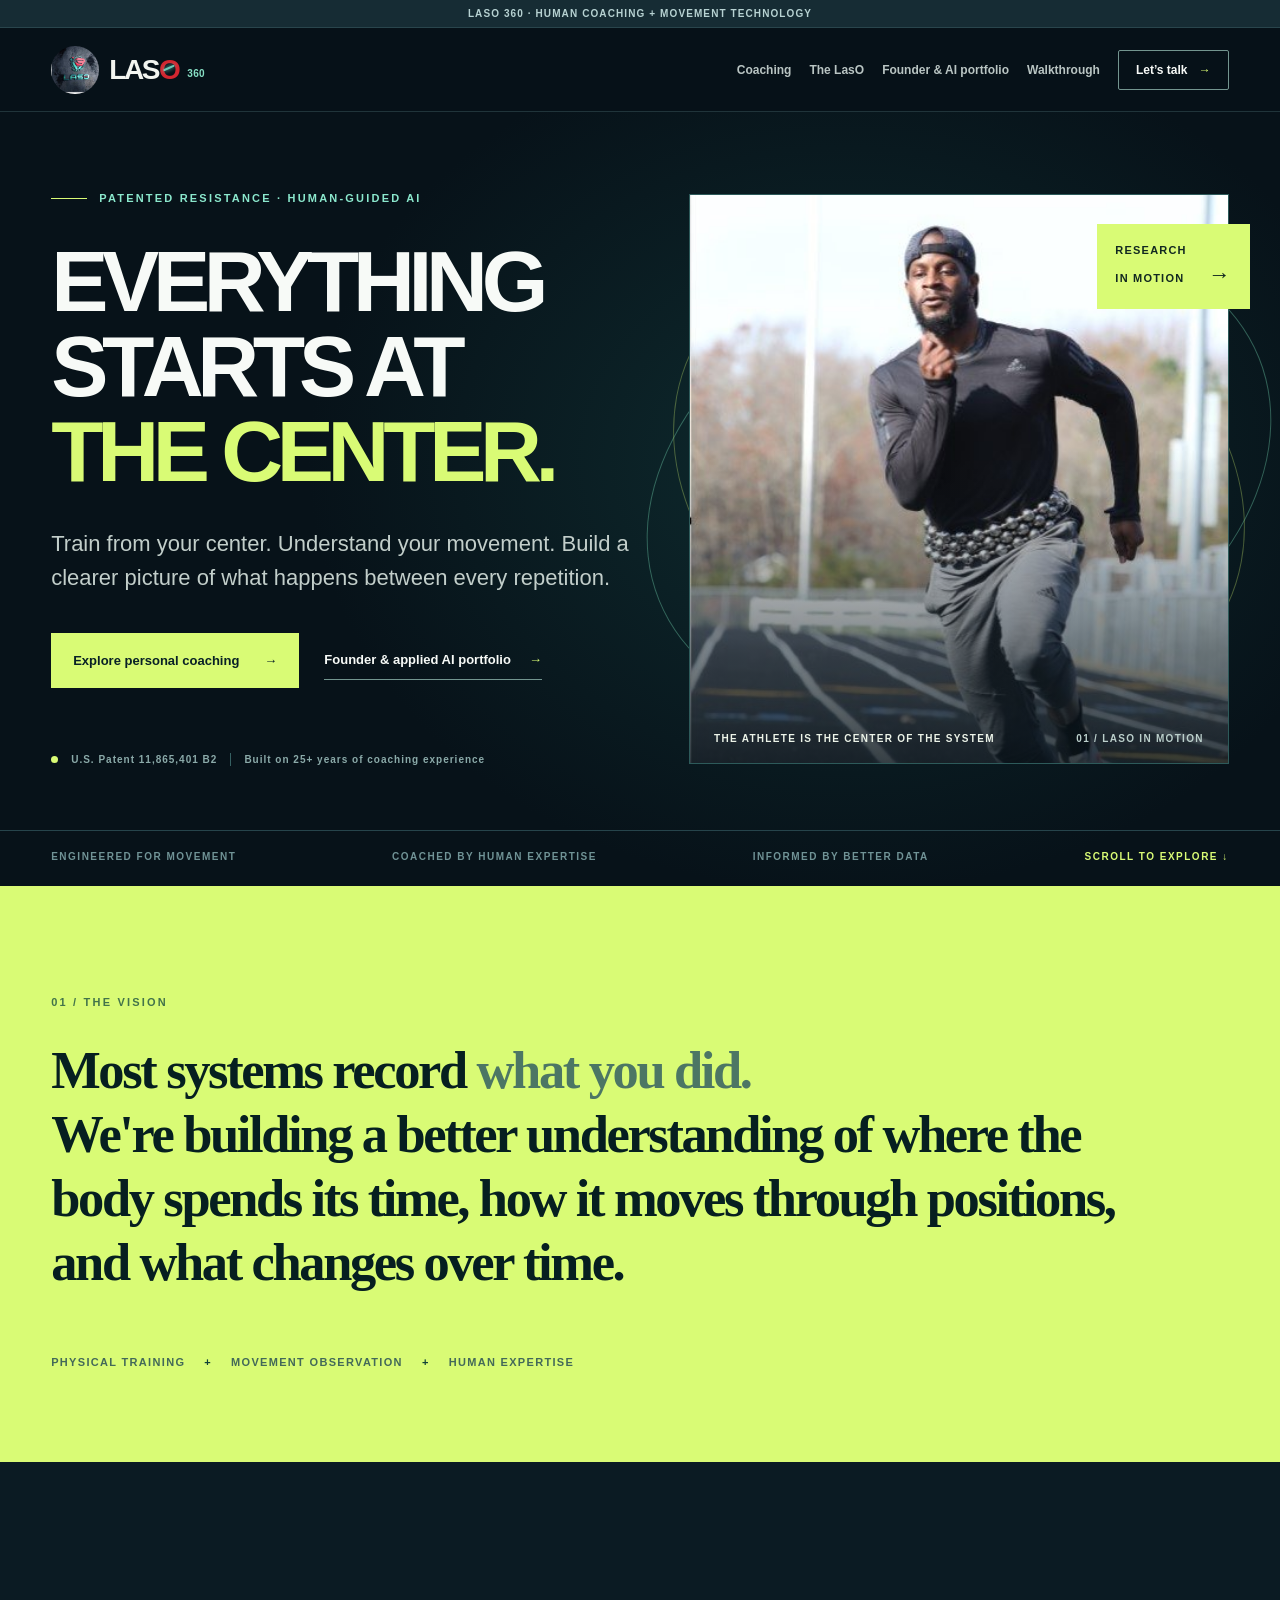
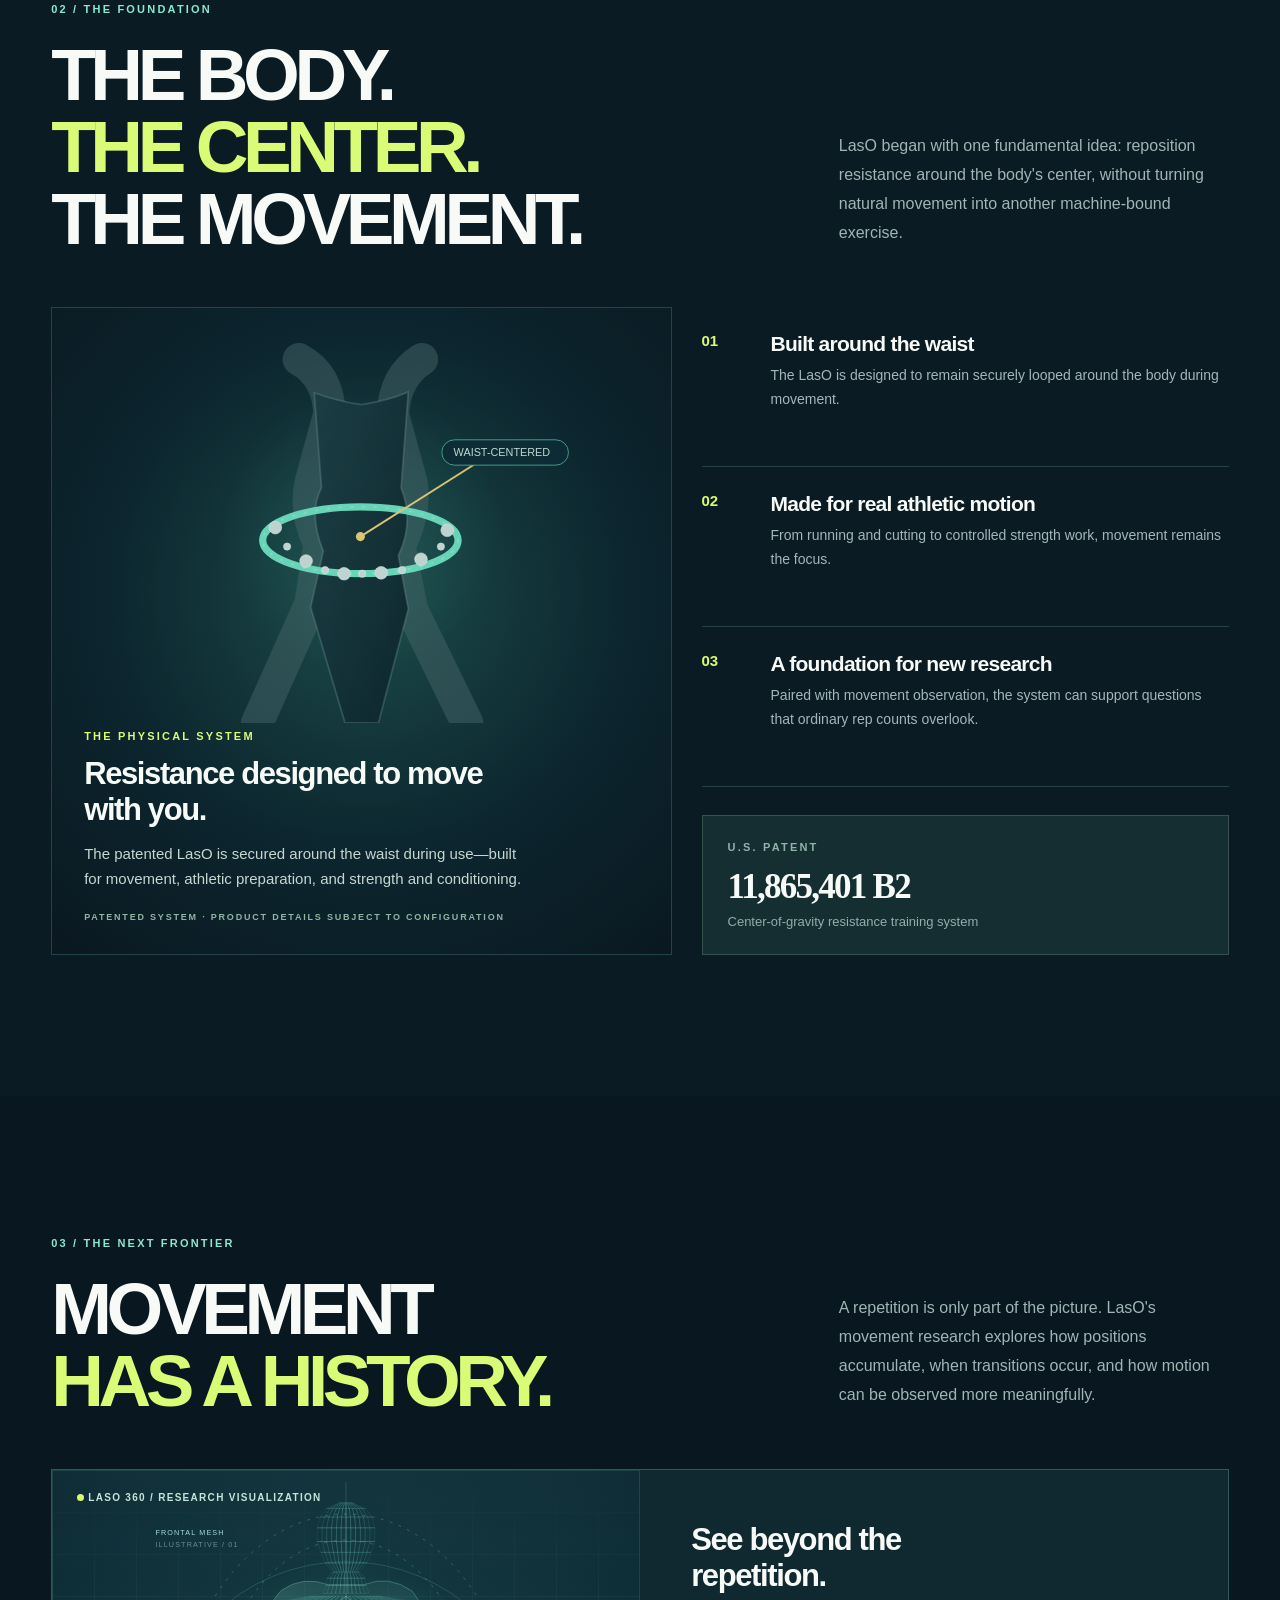
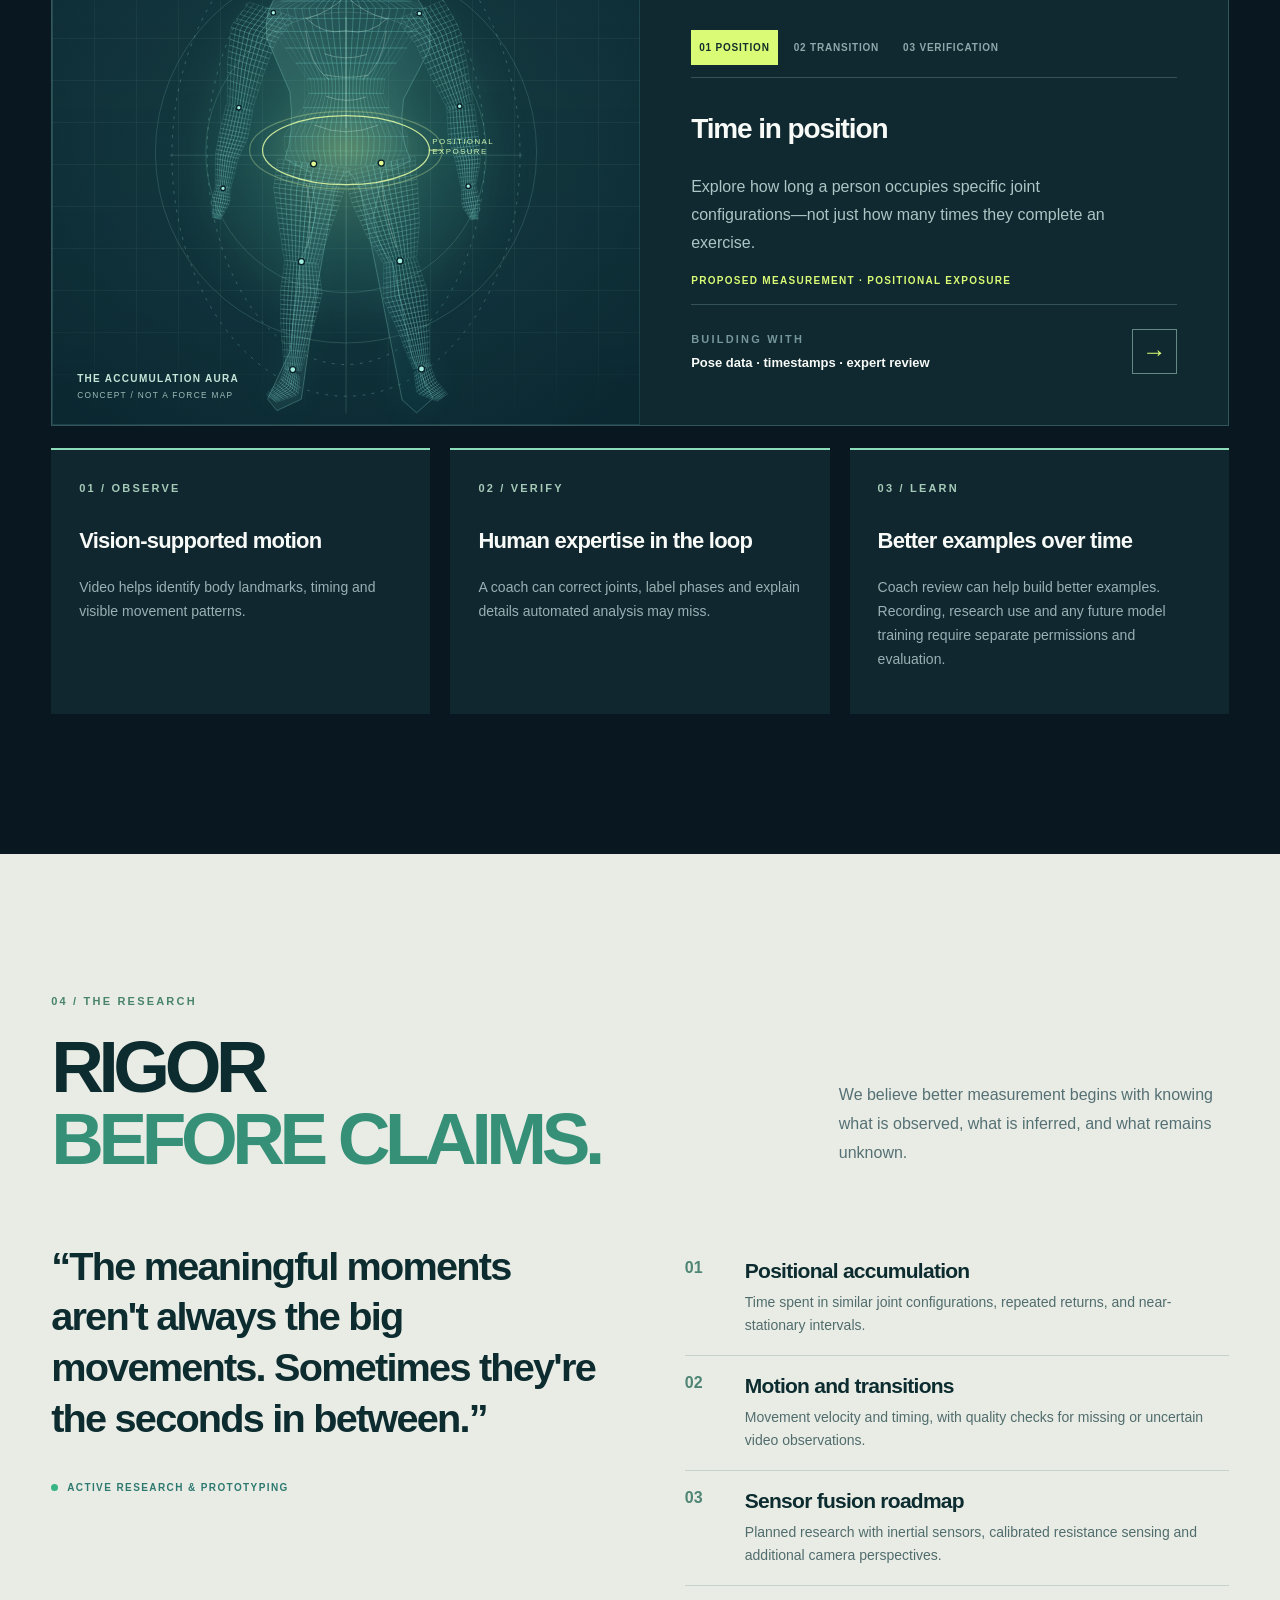
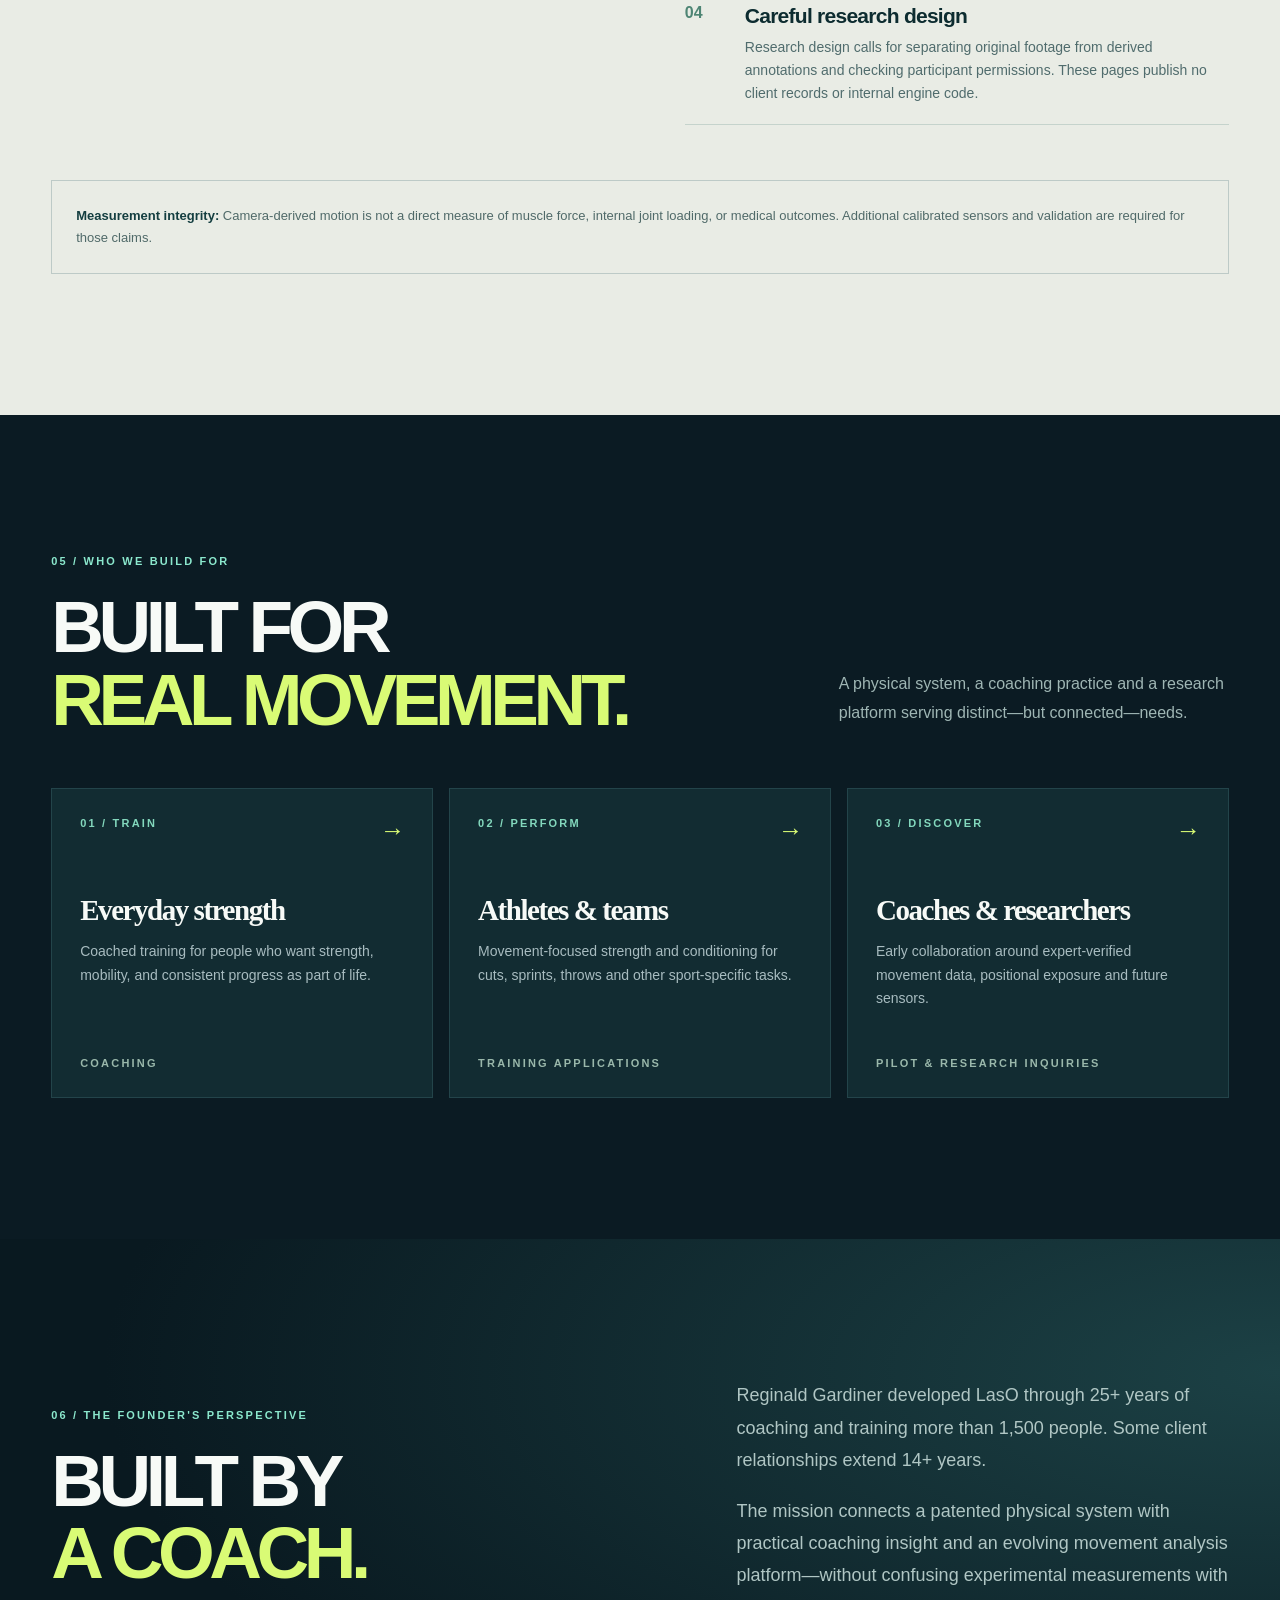
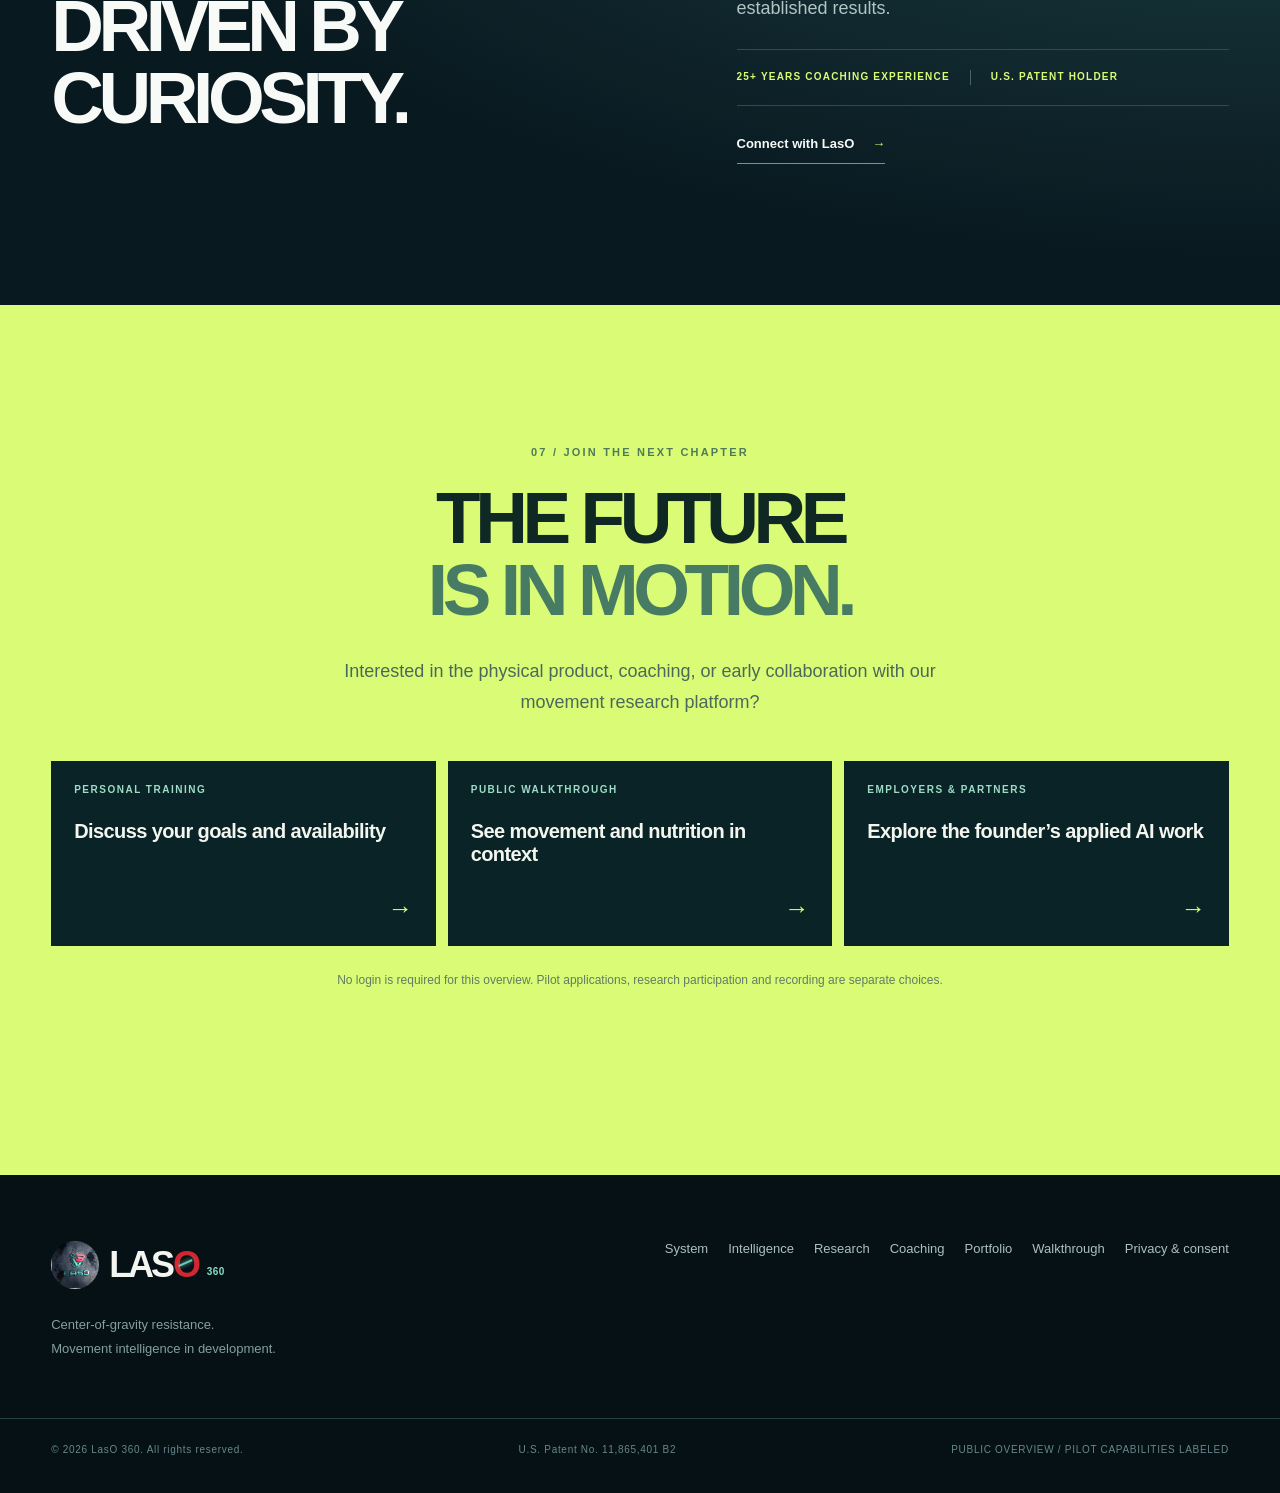
<file: index.html>
<!doctype html><html lang="en"><head>
<meta charset="utf-8"><meta name="viewport" content="width=device-width, initial-scale=1">
<meta name="robots" content="noindex,nofollow,noarchive,nosnippet">
<meta name="theme-color" content="#071219">
<meta name="description" content="LasO 360 combines patented center-of-gravity resistance with human-guided movement intelligence. Explore the wearable system, position-based movement research, and opportunities to collaborate.">
<title>LasO 360 — Coaching and Movement Intelligence</title>


<link rel="stylesheet" href="site-preview.css?v=4"><link rel="stylesheet" href="public-site.css?v=1">
</head><body>
<a class="skip" href="#main">Skip to content</a>
<div class="preview-bar">LASO 360 · HUMAN COACHING + MOVEMENT TECHNOLOGY</div>
<header class="masthead" id="top"><div class="container nav-inner">
<a class="brand" href="#top" aria-label="LasO 360 home"><img class="original-logo" src="laso-original.jpg" width="52" height="52" alt="LasO Team original logo"><span class="brand-wordmark" aria-hidden="true"><span>LAS</span><span class="brand-o">O</span><small>360</small></span></a>
<button class="menu-toggle" id="menuToggle" aria-controls="primaryNav" aria-expanded="false" aria-label="Open navigation"><span></span><span></span><span></span></button>
<nav id="primaryNav" class="nav-links" aria-label="Main navigation"><a href="coaching.html">Coaching</a><a href="index.html#system">The LasO</a><a href="portfolio.html">Founder &amp; AI portfolio</a><a href="demo.html">Walkthrough</a><a class="nav-cta" href="coaching.html#contact">Let’s talk <span aria-hidden="true">→</span></a></nav>
</div></header>
<main id="main">
<section class="hero"><div class="container hero-grid">
<div class="hero-copy"><div class="eyebrow"><span class="line"></span> PATENTED RESISTANCE · HUMAN-GUIDED AI</div>
<h1>EVERYTHING<br>STARTS AT<br><em>THE CENTER.</em></h1>
<p class="hero-sub">Train from your center. Understand your movement. Build a clearer picture of what happens between every repetition.</p>
<div class="hero-cta"><a href="coaching.html" class="btn btn-primary">Explore personal coaching <span aria-hidden="true">→</span></a><a href="portfolio.html" class="text-link">Founder &amp; applied AI portfolio <span aria-hidden="true">→</span></a></div>
<div class="patent-pill"><span class="dot"></span> U.S. Patent 11,865,401 B2 <span class="vertical"></span> Built on 25+ years of coaching experience</div>
</div>
<div class="hero-media"><div class="hero-media-frame"><img src="laso-training.jpg" alt="Athlete sprinting on a track while wearing the original LasO system around the waist" fetchpriority="high"><div class="media-shade"></div><div class="photo-caption">THE ATHLETE IS THE CENTER OF THE SYSTEM <span>01 / LASO IN MOTION</span></div></div>
<div class="orbit orbit-a" aria-hidden="true"></div><div class="orbit orbit-b" aria-hidden="true"></div>
<div class="corner-tag">RESEARCH<br>IN MOTION <span aria-hidden="true">→</span></div></div>
</div><div class="hero-bottom container"><span>ENGINEERED FOR MOVEMENT</span><span>COACHED BY HUMAN EXPERTISE</span><span>INFORMED BY BETTER DATA</span><span class="scroll-note">SCROLL TO EXPLORE ↓</span></div></section>
<section class="statement"><div class="container"><div class="section-mark">01 / THE VISION</div><p>Most systems record <i>what you did.</i><br>We're building a better understanding of <strong>where the body spends its time, how it moves through positions, and what changes over time.</strong></p><div class="statement-foot"><span>PHYSICAL TRAINING</span><span class="separator">+</span><span>MOVEMENT OBSERVATION</span><span class="separator">+</span><span>HUMAN EXPERTISE</span></div></div></section>
<section id="system" class="section system-section"><div class="container"><div class="section-top"><div><div class="section-mark">02 / THE FOUNDATION</div><h2>THE BODY.<br><em>THE CENTER.</em><br>THE MOVEMENT.</h2></div><p class="section-lead">LasO began with one fundamental idea: reposition resistance around the body's center, without turning natural movement into another machine-bound exercise.</p></div>
<div class="system-grid">
<div class="feature-photo"><div class="photo-overlay"><div class="mini-label">THE PHYSICAL SYSTEM</div><h3>Resistance designed to move with you.</h3><p>The patented LasO is secured around the waist during use—built for movement, athletic preparation, and strength and conditioning.</p><span class="micro">PATENTED SYSTEM · PRODUCT DETAILS SUBJECT TO CONFIGURATION</span></div><div class="waist-illustration" aria-label="Conceptual illustration of a securely waist-worn LasO system, not an engineering drawing">
<svg viewBox="0 0 540 420" role="img" aria-labelledby="drawingTitle"><title id="drawingTitle">Conceptual silhouette with waist-centered resistance line</title>
<defs><linearGradient id="torso" x1="0" y1="0" x2="1" y2="1"><stop stop-color="#1e4047"/><stop offset="1" stop-color="#0c242b"/></linearGradient><radialGradient id="ringglow"><stop stop-color="#67ebcf" stop-opacity=".65"/><stop offset="1" stop-color="#67ebcf" stop-opacity="0"/></radialGradient></defs>
<circle cx="270" cy="206" r="160" fill="url(#ringglow)" opacity=".18"/>
<path d="M201 18 Q233 35 235 78 L215 151 Q206 187 224 222 L214 288 L155 420 M337 18 Q306 38 305 80 L325 153 Q331 186 312 225 L326 295 L387 420" fill="none" stroke="#48676b" stroke-width="36" stroke-linecap="round" opacity=".55"/>
<path d="M218 55 Q246 65 270 68 Q299 64 322 54 L314 160 Q329 198 311 235 L322 294 L289 420 L252 420 L214 292 L228 230 Q211 188 226 160 Z" fill="url(#torso)" stroke="#789f9c" stroke-opacity=".35" stroke-width="2"/>
<ellipse cx="269" cy="218" rx="108" ry="37" fill="none" stroke="#73e9c9" stroke-width="8"/><ellipse cx="269" cy="218" rx="108" ry="37" fill="none" stroke="#ebf7f0" stroke-opacity=".3" stroke-width="2" stroke-dasharray="3 10"/>
<g fill="#d6e7e4" stroke="#fff" stroke-opacity=".6"><circle cx="175" cy="204" r="7"/><circle cx="188" cy="225" r="4"/><circle cx="209" cy="241" r="7"/><circle cx="230" cy="251" r="4"/><circle cx="251" cy="255" r="7"/><circle cx="271" cy="255" r="4"/><circle cx="292" cy="254" r="7"/><circle cx="315" cy="251" r="4"/><circle cx="336" cy="239" r="7"/><circle cx="358" cy="225" r="4"/><circle cx="365" cy="207" r="7"/></g>
<circle cx="269" cy="214" r="5" fill="#f7d77b"/><path d="M269 214 L397 133" stroke="#f7d77b" stroke-width="2"/><rect x="359" y="107" width="140" height="28" rx="14" fill="#0d2c35" stroke="#4eb89e"/><text x="372" y="125" fill="#d5eee8" font-size="12" font-family="sans-serif">WAIST-CENTERED</text>
</svg></div></div>
<div class="system-details"><article class="numbered"><span>01</span><div><h3>Built around the waist</h3><p>The LasO is designed to remain securely looped around the body during movement.</p></div></article><article class="numbered"><span>02</span><div><h3>Made for real athletic motion</h3><p>From running and cutting to controlled strength work, movement remains the focus.</p></div></article><article class="numbered"><span>03</span><div><h3>A foundation for new research</h3><p>Paired with movement observation, the system can support questions that ordinary rep counts overlook.</p></div></article><div class="patent-card"><span class="small-label">U.S. PATENT</span><strong>11,865,401 B2</strong><p>Center-of-gravity resistance training system</p></div></div>
</div></div></section>
<section id="intelligence" class="section intelligence-section"><div class="container"><div class="section-top"><div><div class="section-mark">03 / THE NEXT FRONTIER</div><h2>MOVEMENT<br><em>HAS A HISTORY.</em></h2></div><p class="section-lead">A repetition is only part of the picture. LasO's movement research explores how positions accumulate, when transitions occur, and how motion can be observed more meaningfully.</p></div>
<div class="intelligence-stage">
<div class="stage-visual"><div class="stage-grid"></div><div class="body-visual anatomical-mesh"><img src="anatomical-wireframe.svg?v=2" width="600" height="770" alt="Detailed front-facing anatomical wireframe model with curved body mesh, labeled joint locations, and a glowing waist-centered positional exposure ring. Concept illustration, not a medical or force scan." loading="lazy" decoding="async"></div><div class="viz-tag top-tag"><span class="green-light"></span> LASO 360 / RESEARCH VISUALIZATION</div><div class="viz-tag bottom-tag">THE ACCUMULATION AURA<br><small>CONCEPT / NOT A FORCE MAP</small></div></div>
<div class="stage-content"><div class="stage-heading">See beyond the repetition.</div><div class="tablist" role="tablist" aria-label="Movement intelligence themes"><button class="tab active" role="tab" aria-selected="true" data-topic="position">01 POSITION</button><button class="tab" role="tab" aria-selected="false" data-topic="transition">02 TRANSITION</button><button class="tab" role="tab" aria-selected="false" data-topic="verification">03 VERIFICATION</button></div>
<div class="topic-pane" id="topic-pane" role="tabpanel" aria-live="polite"><h3>Time in position</h3><p>Explore how long a person occupies specific joint configurations—not just how many times they complete an exercise.</p><div class="topic-note">PROPOSED MEASUREMENT · POSITIONAL EXPOSURE</div></div>
<div class="stage-foot"><div><span class="small-label">BUILDING WITH</span><strong>Pose data · timestamps · expert review</strong></div><a href="#proof" class="arrow-link" aria-label="Read research approach">→</a></div></div>
</div>
<div class="method-grid"><article><span class="method-num">01 / OBSERVE</span><h3>Vision-supported motion</h3><p>Video helps identify body landmarks, timing and visible movement patterns.</p></article><article><span class="method-num">02 / VERIFY</span><h3>Human expertise in the loop</h3><p>A coach can correct joints, label phases and explain details automated analysis may miss.</p></article><article><span class="method-num">03 / LEARN</span><h3>Better examples over time</h3><p>Coach review can help build better examples. Recording, research use and any future model training require separate permissions and evaluation.</p></article></div>
</div></section>
<section id="proof" class="section research-section"><div class="container"><div class="section-top"><div><div class="section-mark">04 / THE RESEARCH</div><h2>RIGOR<br><em>BEFORE CLAIMS.</em></h2></div><p class="section-lead">We believe better measurement begins with knowing what is observed, what is inferred, and what remains unknown.</p></div>
<div class="research-grid"><div class="research-left"><div class="big-quote">“The meaningful moments aren't always the big movements. Sometimes they're the seconds in between.”</div><div class="research-status"><span class="status-dot"></span> ACTIVE RESEARCH & PROTOTYPING</div></div><div class="research-right">
<div class="research-item"><span>01</span><div><h3>Positional accumulation</h3><p>Time spent in similar joint configurations, repeated returns, and near-stationary intervals.</p></div></div>
<div class="research-item"><span>02</span><div><h3>Motion and transitions</h3><p>Movement velocity and timing, with quality checks for missing or uncertain video observations.</p></div></div>
<div class="research-item"><span>03</span><div><h3>Sensor fusion roadmap</h3><p>Planned research with inertial sensors, calibrated resistance sensing and additional camera perspectives.</p></div></div>
<div class="research-item"><span>04</span><div><h3>Careful research design</h3><p>Research design calls for separating original footage from derived annotations and checking participant permissions. These pages publish no client records or internal engine code.</p></div></div>
</div></div><div class="research-footnote"><strong>Measurement integrity:</strong> Camera-derived motion is not a direct measure of muscle force, internal joint loading, or medical outcomes. Additional calibrated sensors and validation are required for those claims.</div>
</div></section>
<section id="applications" class="section applications-section"><div class="container"><div class="section-top"><div><div class="section-mark">05 / WHO WE BUILD FOR</div><h2>BUILT FOR<br><em>REAL MOVEMENT.</em></h2></div><p class="section-lead">A physical system, a coaching practice and a research platform serving distinct—but connected—needs.</p></div>
<div class="audience-grid"><article><span class="audience-index">01 / TRAIN</span><div class="audience-mark">→</div><h3>Everyday strength</h3><p>Coached training for people who want strength, mobility, and consistent progress as part of life.</p><span class="audience-status">COACHING</span></article><article><span class="audience-index">02 / PERFORM</span><div class="audience-mark">→</div><h3>Athletes & teams</h3><p>Movement-focused strength and conditioning for cuts, sprints, throws and other sport-specific tasks.</p><span class="audience-status">TRAINING APPLICATIONS</span></article><article><span class="audience-index">03 / DISCOVER</span><div class="audience-mark">→</div><h3>Coaches & researchers</h3><p>Early collaboration around expert-verified movement data, positional exposure and future sensors.</p><span class="audience-status">PILOT & RESEARCH INQUIRIES</span></article></div>
</div></section>
<section id="story" class="section story-section"><div class="container story-grid"><div><div class="section-mark">06 / THE FOUNDER'S PERSPECTIVE</div><h2>BUILT BY<br><em>A COACH.</em><br>DRIVEN BY<br>CURIOSITY.</h2></div><div class="story-copy"><p>Reginald Gardiner developed LasO through 25+ years of coaching and training more than 1,500 people. Some client relationships extend 14+ years.</p><p>The mission connects a patented physical system with practical coaching insight and an evolving movement analysis platform—without confusing experimental measurements with established results.</p><div class="story-seal">25+ YEARS COACHING EXPERIENCE <span class="seal-divider"></span> U.S. PATENT HOLDER</div><a href="#access" class="text-link">Connect with LasO <span aria-hidden="true">→</span></a></div></div></section>
<section id="access" class="section access-section"><div class="container access-wrap"><div class="section-mark center">07 / JOIN THE NEXT CHAPTER</div><h2>THE FUTURE<br><em>IS IN MOTION.</em></h2><p>Interested in the physical product, coaching, or early collaboration with our movement research platform?</p><div class="access-cards"><a href="coaching.html#contact"><span>PERSONAL TRAINING</span><strong>Discuss your goals and availability</strong><i aria-hidden="true">→</i></a><a href="demo.html"><span>PUBLIC WALKTHROUGH</span><strong>See movement and nutrition in context</strong><i aria-hidden="true">→</i></a><a href="portfolio.html"><span>EMPLOYERS &amp; PARTNERS</span><strong>Explore the founder’s applied AI work</strong><i aria-hidden="true">→</i></a></div><p class="access-fine">No login is required for this overview. Pilot applications, research participation and recording are separate choices.</p></div></section>
</main><footer><div class="container footer-top"><div><a class="brand footer-brand" href="#top"><img class="original-logo" src="laso-original.jpg" width="52" height="52" alt="LasO Team original logo"><span class="brand-wordmark" aria-hidden="true"><span>LAS</span><span class="brand-o">O</span><small>360</small></span></a><p>Center-of-gravity resistance.<br>Movement intelligence in development.</p></div><div class="footer-right"><a href="#system">System</a><a href="#intelligence">Intelligence</a><a href="#proof">Research</a><a href="coaching.html">Coaching</a><a href="portfolio.html">Portfolio</a><a href="demo.html">Walkthrough</a><a href="privacy.html">Privacy & consent</a></div></div><div class="container footer-bottom"><span>© <span id="year">2026</span> LasO 360. All rights reserved.</span><span>U.S. Patent No. 11,865,401 B2</span><span>PUBLIC OVERVIEW / PILOT CAPABILITIES LABELED</span></div></footer>
<script src="site-preview.js?v=2" defer></script></body></html>
</file>
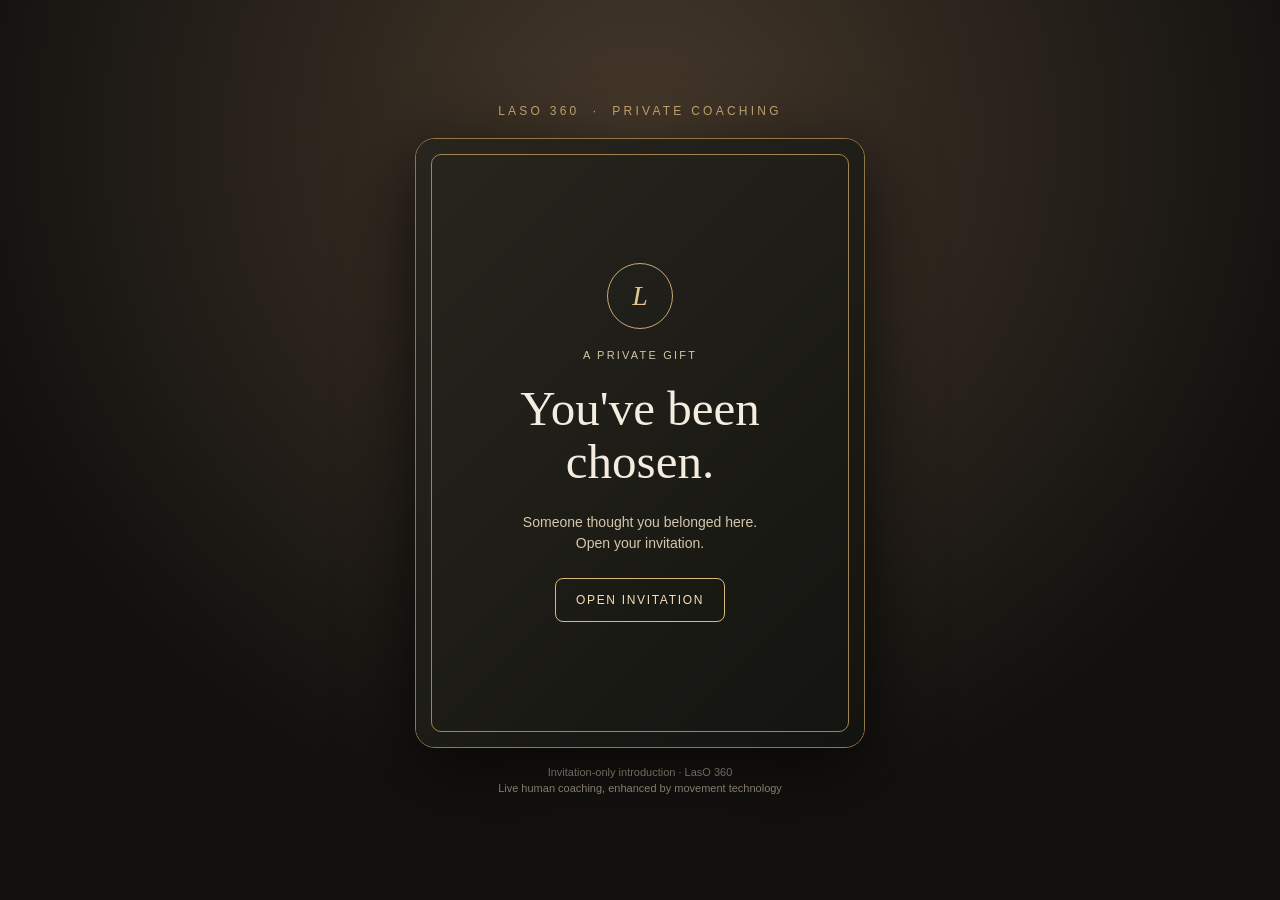
<file: private-invitation/index.html>
<!doctype html><html lang="en"><head><meta charset="utf-8"><meta name="viewport" content="width=device-width,initial-scale=1"><meta name="theme-color" content="#100f0d"><meta name="description" content="A private gift from LasO 360"><title>You've Been Chosen | LasO 360</title><style>
*{box-sizing:border-box}body{margin:0;min-height:100svh;display:grid;place-items:center;padding:16px;background:radial-gradient(circle at 50% 15%,#45382a,#12110f 70%);font:16px Arial,sans-serif;color:#f4eddf}.wrap{width:min(100%,450px)}.brand{text-align:center;font-size:12px;letter-spacing:.27em;color:#caac75;margin:0 0 20px}.card{position:relative;height:610px;isolation:isolate;overflow:hidden;border:1px solid #947746;border-radius:20px;background:radial-gradient(circle at 50% 8%,#282015,#0b0b09 72%);box-shadow:0 20px 75px #000b}.gift,.cover{position:absolute;inset:0;display:flex;flex-direction:column;align-items:center;justify-content:center;text-align:center;padding:32px}.eyebrow{font-size:10px;letter-spacing:.22em;text-transform:uppercase;color:#d2b677}h1{font:normal 43px/1.06 Georgia,serif;margin:21px 0 15px}.rule{height:1px;width:44px;background:#c6a76a;margin:0 0 20px}.copy{font-size:18px;line-height:1.55;color:#eee3cf}.small{font-size:13px;line-height:1.55;color:#beb39d;margin:16px 0 27px}.cta{display:block;background:linear-gradient(#e7ca90,#caa260);border-radius:8px;color:#21180e;text-decoration:none;padding:16px 17px;font-weight:bold;font-size:12px;letter-spacing:.09em;text-transform:uppercase}.number{font-size:12px;color:#b9a57d;margin-top:13px}.cover{z-index:3;background:linear-gradient(135deg,#28251e,#131410);transition:opacity .12s}.cover:before{content:"";position:absolute;inset:15px;border:1px solid #a08454;border-radius:10px;pointer-events:none}.seal{border:1px solid #c7a973;width:66px;height:66px;border-radius:50%;display:grid;place-items:center;font:italic 28px Georgia,serif;color:#e2c78a}.cover h2{font:normal 49px/1.07 Georgia,serif;margin:22px 0}.cover .kicker{font-size:11px;letter-spacing:.2em;color:#d4c6a8;text-transform:uppercase;margin-top:20px}.cover .hint{font-size:14px;line-height:1.5;color:#d4c7ad;margin-top:2px}.open{background:transparent;border:1px solid #d7b97d;color:#f5dfb4;border-radius:8px;padding:14px 20px;text-transform:uppercase;letter-spacing:.14em;font-size:12px;margin-top:24px;cursor:pointer}.card.burning .cover,.card.done .cover{opacity:0;pointer-events:none}.fire{display:none;position:absolute;inset:0;z-index:4;width:100%;height:100%;pointer-events:none}.card.burning .fire{display:block}.foot{text-align:center;color:#a89d87;font-size:11px;line-height:1.5;margin-top:16px}@media(prefers-reduced-motion:reduce){.cover{transition:none}}
</style></head><body><main class="wrap"><div class="brand">LASO 360 &nbsp;·&nbsp; PRIVATE COACHING</div><section class="card" id="card"><div class="gift"><div class="eyebrow">Chosen by a LasO member</div><h1>You've been<br>selected.</h1><div class="rule"></div><div class="copy">A complimentary <strong>one-on-one training invitation</strong> with Reginald Gardiner.</div><div class="small"><strong>Virtual coaching available worldwide.</strong><br>If you're in the Washington, DC, Maryland or Virginia (DMV) area, <strong>in-person training may also be available</strong>, subject to location and scheduling.</div><a class="cta" href="sms:+12406881215?body=Hello%20Reginald%2C%20I%20received%20the%20LasO%20invitation.%20I%20would%20like%20to%20discuss%20a%20training%20session%20(virtual%20or%20DMV%20in-person%20if%20available).">Text Reginald to claim your session</a><div class="number">240-688-1215</div></div><div class="cover"><div class="seal">L</div><div class="kicker">A private gift</div><h2>You've been<br>chosen.</h2><div class="hint">Someone thought you belonged here.<br>Open your invitation.</div><button class="open" id="open">Open invitation</button></div><canvas id="fire" class="fire" aria-hidden="true"></canvas></section><div class="foot">Invitation-only introduction · LasO 360<br>Live human coaching, enhanced by movement technology</div></main>
<script>
(()=>{const card=document.getElementById('card'),btn=document.getElementById('open'),canvas=document.getElementById('fire'),c=canvas.getContext('2d');let w,h,dpr,start=0,holes=[],smoke=[],sparks=[];
const rand=(a,b)=>a+Math.random()*(b-a);
function resize(){const r=card.getBoundingClientRect();w=r.width;h=r.height;dpr=Math.min(2,window.devicePixelRatio||1);canvas.width=Math.round(w*dpr);canvas.height=Math.round(h*dpr);c.setTransform(dpr,0,0,dpr,0,0);}
function cover(){const bg=c.createLinearGradient(0,0,w,h);bg.addColorStop(0,'#2b2821');bg.addColorStop(.7,'#171713');bg.addColorStop(1,'#10110e');c.fillStyle=bg;c.fillRect(0,0,w,h);c.strokeStyle='#806c46';c.lineWidth=1;c.strokeRect(16,16,w-32,h-32);const x=w/2;c.textAlign='center';c.strokeStyle='#bda06a';c.beginPath();c.arc(x,h*.285,33,0,Math.PI*2);c.stroke();c.fillStyle='#e3c994';c.font='italic 28px Georgia';c.fillText('L',x,h*.285+10);c.fillStyle='#ccbc9e';c.font='11px Arial';c.fillText('A  P R I V A T E  G I F T',x,h*.39);c.fillStyle='#f5e9d4';c.font='48px Georgia';c.fillText("You've been",x,h*.49);c.fillText('chosen.',x,h*.58);c.font='14px Arial';c.fillStyle='#d3c4a6';c.fillText('Someone thought you belonged here.',x,h*.67);c.fillText('Open your invitation.',x,h*.705);c.strokeStyle='#c7a66d';c.strokeRect(x-90,h*.76,180,43);c.font='12px Arial';c.fillStyle='#edd8b1';c.fillText('OPEN INVITATION',x,h*.76+27);}
function initialize(){holes=[{x:w*.16,y:h*.18,d:0,s:180},{x:w*.79,y:h*.23,d:430,s:175},{x:w*.5,y:h*.47,d:1150,s:230},{x:w*.22,y:h*.76,d:1900,s:215},{x:w*.86,y:h*.72,d:2500,s:190}];smoke=[];sparks=[];}
function jaggedPath(o,r,offset=0){c.beginPath();for(let i=0;i<=48;i++){const a=i/48*Math.PI*2;const v=1+.09*Math.sin(a*5+o.x*.06)+.065*Math.sin(a*11+o.y*.04)+.045*Math.sin(a*19+o.x*.013);const rr=r*v+offset;const x=o.x+Math.cos(a)*rr,y=o.y+Math.sin(a)*rr;if(!i)c.moveTo(x,y);else c.lineTo(x,y);}c.closePath();}
function makeSmoke(x,y){smoke.push({x,y,dx:rand(-.5,.5),dy:rand(-1.7,-.55),size:rand(10,28),life:rand(50,100),max:100});}
function makeSpark(x,y){sparks.push({x,y,dx:rand(-2,2),dy:rand(-3,-.4),size:rand(.8,2.7),life:rand(22,58)});}
// Optional haptic feedback: Android/other supporting browsers may vibrate; iOS Safari does not support the Vibration API.
function haptic(pattern){try{if(typeof navigator.vibrate==='function')navigator.vibrate(pattern);}catch(e){/* gracefully omit unsupported haptics */}}
// Cinematic lightning storm: independent forks, sharp corners and layered electric glow.
// Six discrete strikes—not a continuous flashing/strobe overlay. Rendered only after the burn.
function stormNoise(seed,n){const v=Math.sin(seed*112.71+n*78.233)*43758.5453;return v-Math.floor(v);}
function stormPath(x0,y0,x1,y1,seed,steps,jag){
 const pts=[];for(let i=0;i<=steps;i++){
   const p=i/steps,offset=(stormNoise(seed,i)-.5)*jag*(.5+.5*Math.sin(Math.PI*p));
   pts.push({x:x0+(x1-x0)*p+offset,y:y0+(y1-y0)*p});
 }
 return pts;
}
function electricStroke(pts,power,width=1){
 c.beginPath();pts.forEach((p,i)=>i?c.lineTo(p.x,p.y):c.moveTo(p.x,p.y));
 c.save();c.lineJoin='miter';c.lineCap='round';
 c.shadowColor='rgba(62,142,255,.9)';c.shadowBlur=30;
 c.strokeStyle='rgba(81,150,255,'+(power*.33)+')';c.lineWidth=width*15;c.stroke();
 c.shadowColor='rgba(168,213,255,.95)';c.shadowBlur=14;
 c.strokeStyle='rgba(169,209,255,'+(power*.77)+')';c.lineWidth=width*5;c.stroke();
 c.shadowBlur=5;c.strokeStyle='rgba(255,255,250,'+power+')';c.lineWidth=width*1.45;c.stroke();
 c.restore();
}
function stormStrike(spec,power){
 const x0=w*spec[0],y0=-8,x1=w*spec[1],y1=h*spec[2],seed=spec[3];
 const main=stormPath(x0,y0,x1,y1,seed,17,w*.33);
 electricStroke(main,power,1.15);
 // Descending veins peel off the trunk and separate into finer forks.
 [4,7,10,13].forEach((idx,k)=>{
   const p=main[idx],side=(k%2?1:-1),length=55+stormNoise(seed,k+32)*95;
   const endX=p.x+side*length,endY=Math.min(h-5,p.y+55+stormNoise(seed,k+40)*100);
   const branch=stormPath(p.x,p.y,endX,endY,seed+3+k,7,w*.1);
   electricStroke(branch,power*.78,.62);
   if(k===1||k===3){
     const forkFrom=branch[3],fork=stormPath(forkFrom.x,forkFrom.y,forkFrom.x+side*(27+length*.34),Math.min(h-5,forkFrom.y+60),seed+20+k,5,w*.045);
     electricStroke(fork,power*.54,.38);
   }
 });
 // Impact halo, fleeting and localized instead of bleaching the entire invitation.
 const impact=c.createRadialGradient(x1,y1,0,x1,y1,85);
 impact.addColorStop(0,'rgba(197,224,255,'+(power*.26)+')');
 impact.addColorStop(1,'rgba(100,146,255,0)');
 c.fillStyle=impact;c.beginPath();c.arc(x1,y1,85,0,Math.PI*2);c.fill();
}
function lightningAt(elapsed){
 // 6 strikes, with a short double hit near the finale.
 const schedule=[
  {time:11070,coords:[.13,.34,.72,8],width:115},
  {time:11620,coords:[.92,.67,.88,14],width:145},
  {time:12250,coords:[.45,.29,.66,21],width:115},
  {time:12880,coords:[.69,.86,.59,33],width:150},
  {time:13600,coords:[.06,.38,.91,46],width:120},
  {time:13920,coords:[.96,.59,.8,52],width:130}
 ];
 let maximum=0;
 for(const hit of schedule){
   const distance=Math.abs(elapsed-hit.time);
   // Quick initial crack, then a subtle 80ms afterglow, no machine-like pulses.
   const power=distance<hit.width?Math.pow(1-distance/hit.width,.58):0;
   if(power>0){
     stormStrike(hit.coords,power);
     // Companion bolts share each existing flash: more lightning, same cadence.
     const a=hit.coords;
     stormStrike([1-a[0],1-a[1],Math.min(.97,a[2]+.09),a[3]+71],power*.8);
     if(hit.time>=12880)stormStrike([.5,a[0],.94,a[3]+113],power*.64);
     maximum=Math.max(maximum,power);
   }
 }
 if(maximum>0){
   try{window.LasoInvitationAudio?.flash();}catch(_){}
   c.fillStyle='rgba(200,221,255,'+(maximum*.12)+')';
   c.fillRect(0,0,w,h);
 }
}
let revealBuzzed=false;
function render(now){const elapsed=now-start;if(!revealBuzzed && elapsed>=7450){revealBuzzed=true;haptic([65,50,110]);}c.clearRect(0,0,w,h);if(elapsed<8000){cover();
for(const o of holes){const p=Math.max(0,Math.min(1,(elapsed-o.d)/4300));o.r=o.s*Math.pow(p,.95);}
c.save();c.globalCompositeOperation='destination-out';for(const o of holes)if(o.r>0) {jaggedPath(o,o.r);c.fill();}
if(elapsed>5700){const intensity=Math.min(1,(elapsed-5700)/1850);for(let i=0;i<intensity*160;i++){const x=rand(0,w),y=rand(0,h),r=rand(2,11)*intensity;c.beginPath();c.arc(x,y,r,0,Math.PI*2);c.fill();}}
c.restore();
for(const o of holes){if(o.r<2)continue;
jaggedPath(o,o.r+4);c.strokeStyle='rgba(18,9,3,.83)';c.lineWidth=9;c.stroke();jaggedPath(o,o.r+2);c.strokeStyle='rgba(118,48,14,.85)';c.lineWidth=4;c.stroke();jaggedPath(o,o.r);c.strokeStyle='rgba(255,166,34,.88)';c.lineWidth=2;c.stroke();
if(elapsed<7450){for(let i=0;i<11;i++){const a=Math.PI+i/10*Math.PI,x=o.x+Math.cos(a)*o.r,y=o.y+Math.sin(a)*o.r,fh=rand(15,47),fw=rand(5,12);const grad=c.createLinearGradient(x,y-fh,x,y+5);grad.addColorStop(0,'rgba(245,193,46,0)');grad.addColorStop(.4,'rgba(255,171,24,.76)');grad.addColorStop(.76,'rgba(255,77,0,.88)');grad.addColorStop(1,'rgba(255,50,0,0)');c.beginPath();c.moveTo(x-fw,y+3);c.quadraticCurveTo(x-fw,y-fh*.38,x+rand(-7,7),y-fh);c.quadraticCurveTo(x+fw,y-fh*.4,x+fw,y+3);c.closePath();c.fillStyle=grad;c.fill();}for(let j=0;j<4;j++){const a=rand(0,Math.PI*2),x=o.x+Math.cos(a)*o.r,y=o.y+Math.sin(a)*o.r;if(Math.random()<.7)makeSmoke(x,y);if(Math.random()<.85)makeSpark(x,y);}}}
}
// The paper has burned away; soft smoke and occasional glowing ash now hover above the revealed invitation.
if(elapsed>=7450 && elapsed<10800 && Math.random()<.30){makeSmoke(rand(w*.12,w*.88),rand(h*.6,h*.98));if(Math.random()<.22)makeSpark(rand(w*.16,w*.84),rand(h*.74,h*.97));}
smoke=smoke.filter(p=>p.life>0);for(const p of smoke){p.x+=p.dx;p.y+=p.dy;p.size*=1.006;p.life--;const alpha=Math.min(.2,p.life/350);const g=c.createRadialGradient(p.x,p.y,0,p.x,p.y,p.size);g.addColorStop(0,'rgba(175,162,148,'+alpha+')');g.addColorStop(.5,'rgba(108,101,90,'+alpha*.7+')');g.addColorStop(1,'rgba(56,50,43,0)');c.fillStyle=g;c.beginPath();c.arc(p.x,p.y,p.size,0,Math.PI*2);c.fill();}
sparks=sparks.filter(p=>p.life>0&&p.y>-30);for(const p of sparks){p.x+=p.dx;p.y+=p.dy;p.life--;c.fillStyle='rgba(255,155,30,'+Math.min(1,p.life/20)+')';c.beginPath();c.arc(p.x,p.y,p.size,0,Math.PI*2);c.fill();}
lightningAt(elapsed);
if(elapsed<14800)requestAnimationFrame(render);else{card.classList.remove('burning');card.classList.add('done');}}
btn.addEventListener('click',()=>{if(card.classList.contains('burning')||card.classList.contains('done'))return;btn.disabled=true;try{window.LasoInvitationAudio?.open({reducedMotion:matchMedia('(prefers-reduced-motion: reduce)').matches});}catch(_){}haptic([75,45,110]);if(matchMedia('(prefers-reduced-motion: reduce)').matches){card.classList.add('done');return;}resize();initialize();revealBuzzed=false;card.classList.add('burning');start=performance.now();requestAnimationFrame(render);});
})();
</script><script src="invitation-audio.js" defer></script></body></html>
</file>
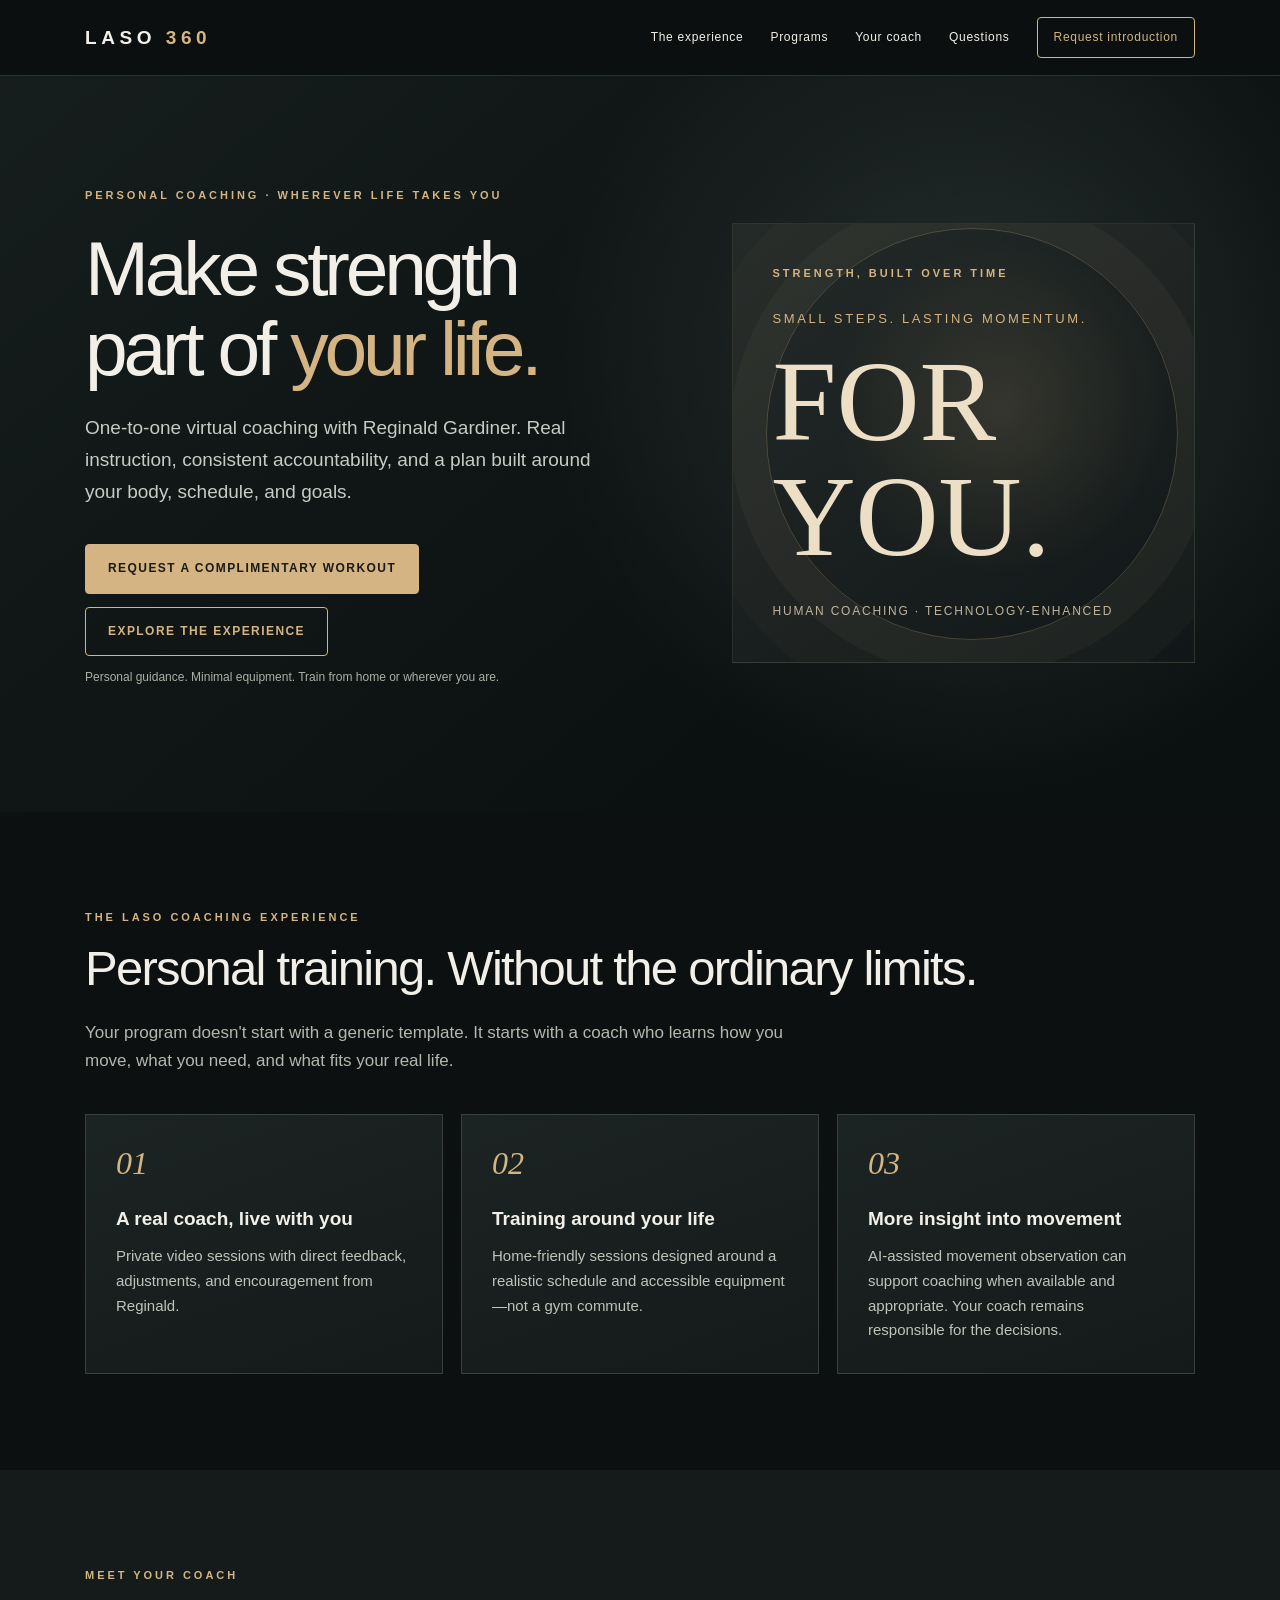
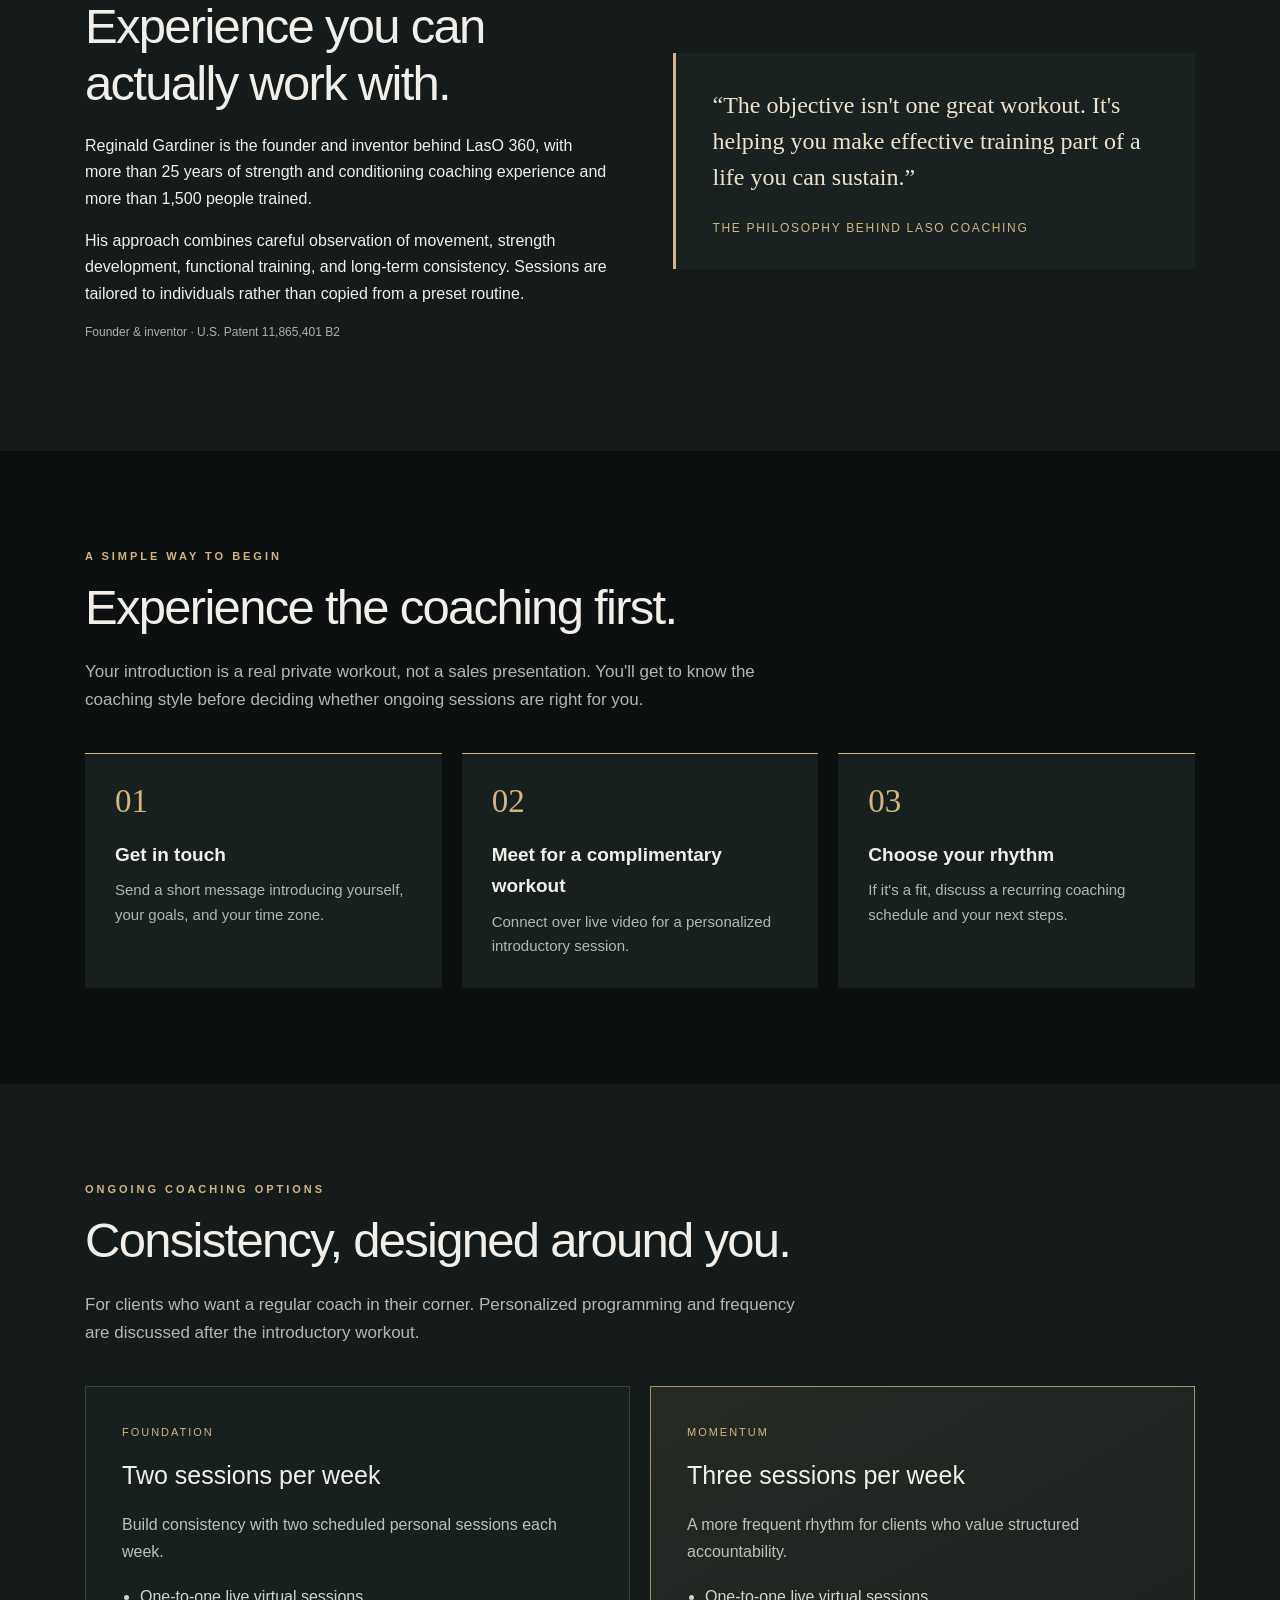
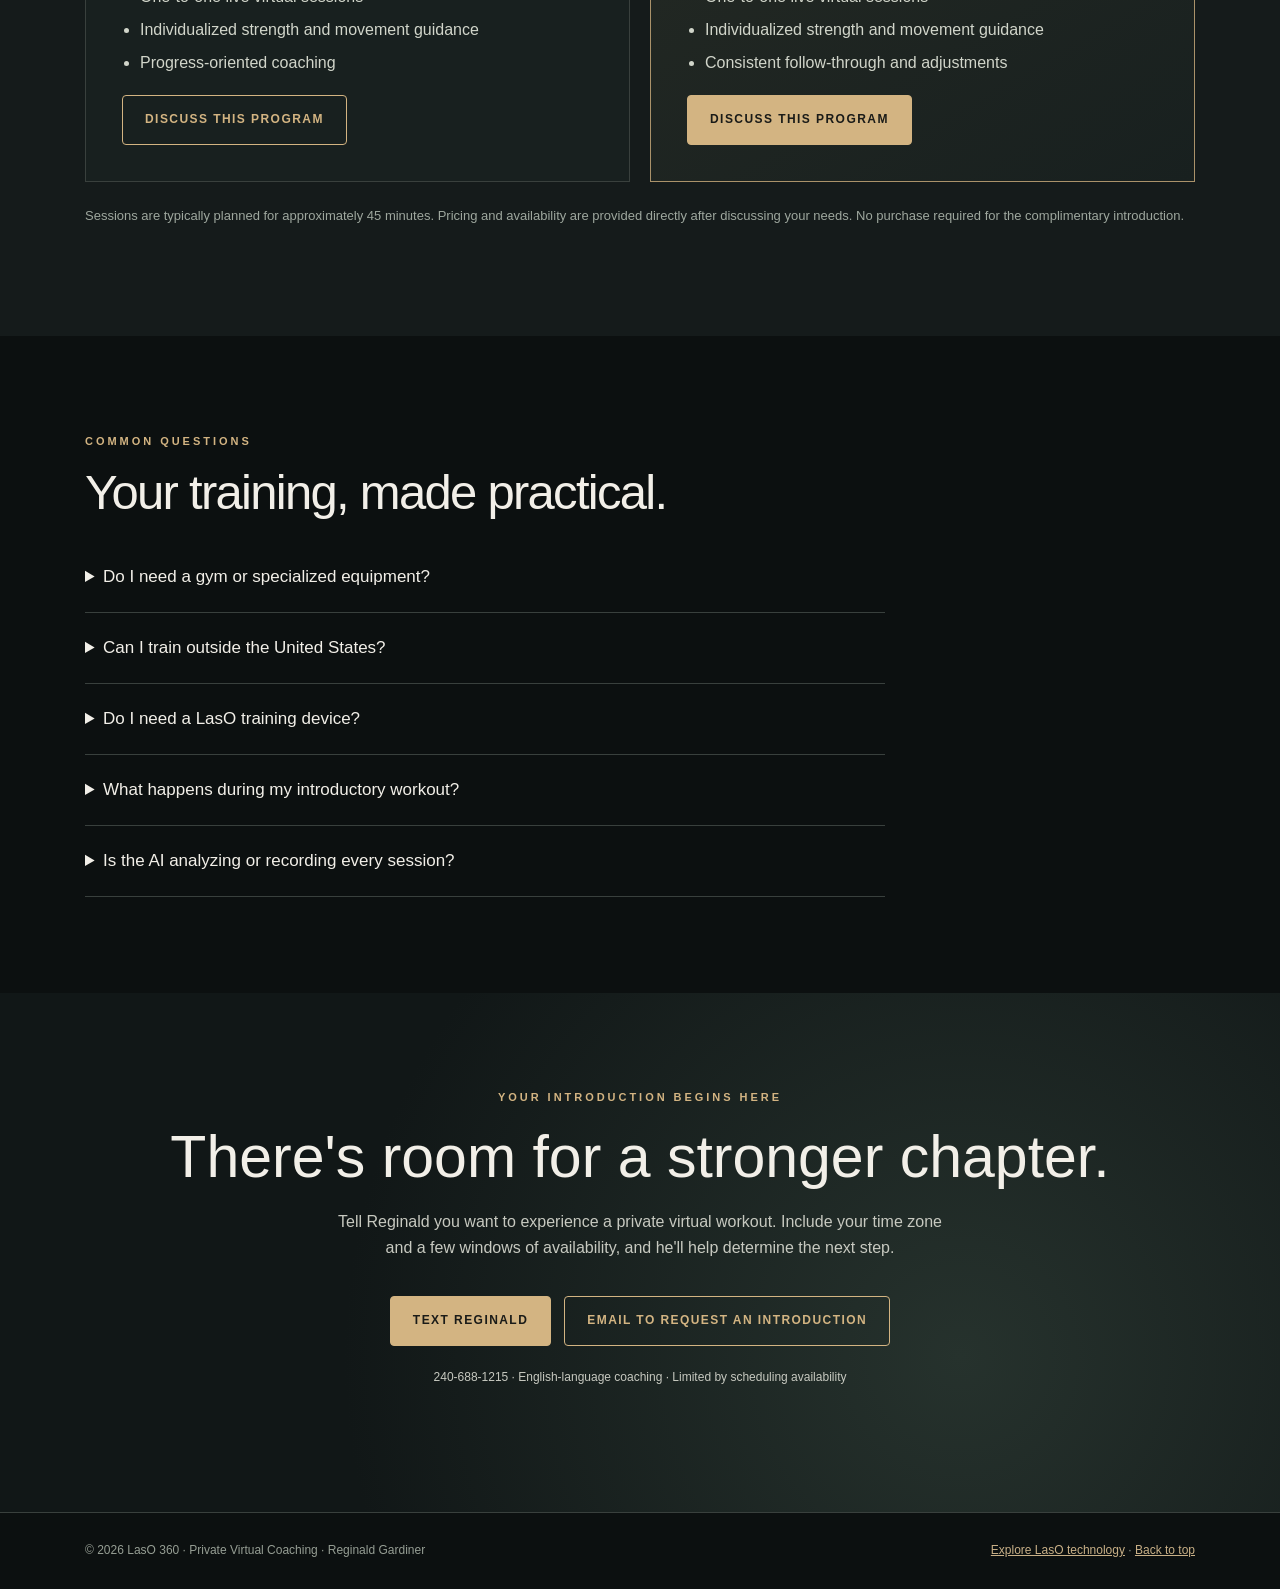
<file: virtual-coaching/index.html>
<!DOCTYPE html>
<html lang="en"><head><meta charset="utf-8"><meta name="viewport" content="width=device-width,initial-scale=1"><meta name="theme-color" content="#0e1111"><meta name="description" content="Private, personalized virtual strength coaching with Reginald Gardiner. Your training, your schedule, wherever you are."><title>LasO Private Coaching | Train With Reginald Gardiner</title>
<style>
:root{--ink:#0c1010;--night:#131819;--slate:#1d2424;--bone:#f2efe8;--muted:#b3b8ae;--bronze:#d3b482;--line:#39403d;--max:1160px}*{box-sizing:border-box}html{scroll-behavior:smooth}body{margin:0;background:var(--ink);color:var(--bone);font-family:Inter,-apple-system,BlinkMacSystemFont,"Segoe UI",Arial,sans-serif;line-height:1.65}a{color:inherit;text-decoration:none}button{font:inherit}main{overflow:hidden}.container{max-width:var(--max);padding:0 25px;margin:auto}header{border-bottom:1px solid #2b312f;background:rgba(12,16,16,.95);position:sticky;top:0;z-index:12;backdrop-filter:blur(14px)}header .container{min-height:75px;display:flex;align-items:center;justify-content:space-between;gap:18px}.logo{font-size:19px;letter-spacing:.24em;font-weight:750}.logo span{color:var(--bronze)}.header-nav{display:flex;gap:27px;align-items:center;font-size:12px;letter-spacing:.06em}.header-nav a:hover{color:var(--bronze)}.header-nav .header-cta{padding:10px 16px;border:1px solid var(--bronze);border-radius:4px;color:var(--bronze)}.hero{position:relative;padding:110px 0 112px;background:radial-gradient(circle at 76% 40%,#25302d 0%,transparent 40%),linear-gradient(140deg,#161d1d,#0b1010 72%)}.hero .container{display:grid;grid-template-columns:1.1fr .9fr;gap:80px;align-items:center}.eyebrow{color:var(--bronze);letter-spacing:.27em;text-transform:uppercase;font-size:11px;font-weight:700}.hero h1{font-size:clamp(45px,6vw,78px);line-height:1.04;letter-spacing:-.055em;margin:25px 0 23px;font-weight:520}.hero h1 em{font-style:normal;color:var(--bronze)}.hero-lead{font-size:19px;color:#c6cbc3;line-height:1.7;max-width:530px}.actions{display:flex;flex-wrap:wrap;gap:13px;margin-top:35px}.btn{display:inline-flex;align-items:center;justify-content:center;text-align:center;padding:14px 22px;border:1px solid var(--bronze);border-radius:4px;font-size:12px;text-transform:uppercase;letter-spacing:.12em;font-weight:700;transition:transform .2s,background .2s}.btn:hover{transform:translateY(-2px)}.btn-primary{background:var(--bronze);color:#1a1b18}.btn-secondary{color:var(--bronze)}.hero-art{min-height:440px;border:1px solid #66705a47;position:relative;display:flex;flex-direction:column;justify-content:space-between;padding:40px;background:radial-gradient(circle at 58% 42%,rgba(213,180,126,.14) 0%,transparent 45%),linear-gradient(145deg,#242a28,#111718);overflow:hidden}.hero-art:after{content:"";position:absolute;width:410px;height:410px;left:52%;top:48%;transform:translate(-50%,-50%);border-radius:50%;border:1px solid #d3b48244;box-shadow:0 0 0 36px #d3b4820b,0 0 0 82px #d3b48207;animation:breathe 8s ease-in-out infinite alternate}.hero-art .metric{font:400 clamp(60px,10vw,115px)/1 Georgia,serif;color:#eddfc6;position:relative;z-index:1;margin:auto 0}.hero-art .metric span{display:block;color:var(--bronze);font:13px Arial,sans-serif;letter-spacing:.2em;text-transform:uppercase;margin-bottom:18px}.hero-art .caption{font-size:12px;letter-spacing:.15em;color:#c0b39d;text-transform:uppercase;z-index:1;position:relative}@keyframes breathe{to{transform:translate(-50%,-50%) scale(1.08)}}.section{padding:96px 0}.section-dark{background:#151b1b}.section h2{font-size:clamp(32px,4vw,49px);line-height:1.15;font-weight:500;letter-spacing:-.035em;margin:14px 0 22px}.section-intro{max-width:720px;color:var(--muted);font-size:17px;margin-bottom:39px}.grid3{display:grid;grid-template-columns:repeat(3,1fr);gap:18px}.feature{border:1px solid var(--line);padding:30px;background:linear-gradient(160deg,#1c2423,#141a19);min-height:250px}.feature .num{font:italic 32px Georgia,serif;color:var(--bronze)}.feature h3{font-size:19px;font-weight:600;margin:21px 0 10px}.feature p{color:#bfc4bb;font-size:15px;margin:0}.split{display:grid;grid-template-columns:1fr 1fr;gap:65px;align-items:center}.statement{background:#1a2221;border-left:3px solid var(--bronze);padding:34px 37px;font:24px/1.5 Georgia,serif;color:#efe2ca}.statement small{display:block;margin-top:26px;font:12px Arial,sans-serif;letter-spacing:.14em;color:var(--bronze);text-transform:uppercase}.steps{counter-reset:step;display:grid;grid-template-columns:repeat(3,1fr);gap:20px}.step{padding:29px 30px;border-top:1px solid var(--bronze);background:#17201e}.step::before{counter-increment:step;content:"0" counter(step);font:33px Georgia,serif;color:var(--bronze)}.step h3{font-size:19px;margin:19px 0 8px}.step p{font-size:15px;color:var(--muted);margin:0}.packages{display:grid;grid-template-columns:repeat(2,1fr);gap:20px}.package{border:1px solid var(--line);padding:36px;background:#18201f}.package.highlight{border-color:#aa926a;background:linear-gradient(150deg,#252a24,#18201f)}.package h3{font-size:25px;font-weight:500;margin:14px 0}.package .tag{color:var(--bronze);font-size:11px;text-transform:uppercase;letter-spacing:.18em}.package p{color:#bbc2b8}.package ul{padding-left:18px;color:#d1d5ca;line-height:2.05}.notice{margin-top:23px;font-size:13px;color:#9ea79e}.faq{max-width:800px}.faq details{border-bottom:1px solid var(--line);padding:21px 0}.faq summary{cursor:pointer;font-size:17px}.faq p{color:var(--muted);font-size:15px}.contact{padding:95px 0;background:radial-gradient(circle at 75% 70%,#26322d,#111717 60%);text-align:center}.contact h2{font-size:clamp(35px,5vw,59px);font-weight:500;line-height:1.12;margin:18px 0}.contact p{max-width:620px;margin:0 auto 29px;color:#c7c9c0}.contact .actions{justify-content:center}.footer{border-top:1px solid var(--line);padding:28px 0;color:#969e94;font-size:12px}.footer .container{display:flex;justify-content:space-between;gap:18px;flex-wrap:wrap}.footer a{text-decoration:underline;color:#c9b087}.tiny{font-size:12px;color:#abb1a7}.mobile{display:none}@media(max-width:800px){.hero{padding:75px 0}.hero .container,.split{grid-template-columns:1fr;gap:35px}.hero-art{min-height:290px}.grid3,.steps{grid-template-columns:1fr}.packages{grid-template-columns:1fr}.section{padding:68px 0}.header-nav>a:not(.header-cta){display:none}.hero h1{font-size:clamp(43px,11vw,72px)}}@media(prefers-reduced-motion:reduce){html{scroll-behavior:auto}.hero-art:after{animation:none}}
</style></head><body>
<header><div class="container"><a href="#top" class="logo" aria-label="LasO 360 Private Coaching">LASO<span> 360</span></a><nav class="header-nav" aria-label="Main navigation"><a href="#experience">The experience</a><a href="#programs">Programs</a><a href="#about">Your coach</a><a href="#faq">Questions</a><a href="#contact" class="header-cta">Request introduction</a></nav></div></header>
<main id="top">
<section class="hero"><div class="container"><div><div class="eyebrow">Personal coaching · Wherever life takes you</div><h1>Make strength<br>part of <em>your life.</em></h1><p class="hero-lead">One-to-one virtual coaching with Reginald Gardiner. Real instruction, consistent accountability, and a plan built around your body, schedule, and goals.</p><div class="actions"><a class="btn btn-primary" href="#contact">Request a complimentary workout</a><a class="btn btn-secondary" href="#experience">Explore the experience</a></div><p class="tiny">Personal guidance. Minimal equipment. Train from home or wherever you are.</p></div><div class="hero-art" aria-label="An abstract visual emphasizing personalized strength over time"><div class="eyebrow">Strength, built over time</div><div class="metric"><span>Small steps. Lasting momentum.</span>FOR YOU.</div><div class="caption">Human coaching · Technology-enhanced</div></div></div></section>
<section class="section" id="experience"><div class="container"><div class="eyebrow">The LasO coaching experience</div><h2>Personal training. Without the ordinary limits.</h2><p class="section-intro">Your program doesn't start with a generic template. It starts with a coach who learns how you move, what you need, and what fits your real life.</p><div class="grid3"><article class="feature"><div class="num">01</div><h3>A real coach, live with you</h3><p>Private video sessions with direct feedback, adjustments, and encouragement from Reginald.</p></article><article class="feature"><div class="num">02</div><h3>Training around your life</h3><p>Home-friendly sessions designed around a realistic schedule and accessible equipment—not a gym commute.</p></article><article class="feature"><div class="num">03</div><h3>More insight into movement</h3><p>AI-assisted movement observation can support coaching when available and appropriate. Your coach remains responsible for the decisions.</p></article></div></div></section>
<section class="section section-dark" id="about"><div class="container split"><div><div class="eyebrow">Meet your coach</div><h2>Experience you can actually work with.</h2><p>Reginald Gardiner is the founder and inventor behind LasO 360, with more than 25 years of strength and conditioning coaching experience and more than 1,500 people trained.</p><p>His approach combines careful observation of movement, strength development, functional training, and long-term consistency. Sessions are tailored to individuals rather than copied from a preset routine.</p><p class="tiny">Founder & inventor · U.S. Patent 11,865,401 B2</p></div><aside class="statement">“The objective isn't one great workout. It's helping you make effective training part of a life you can sustain.”<small>The philosophy behind LasO coaching</small></aside></div></section>
<section class="section" id="process"><div class="container"><div class="eyebrow">A simple way to begin</div><h2>Experience the coaching first.</h2><p class="section-intro">Your introduction is a real private workout, not a sales presentation. You'll get to know the coaching style before deciding whether ongoing sessions are right for you.</p><div class="steps"><div class="step"><h3>Get in touch</h3><p>Send a short message introducing yourself, your goals, and your time zone.</p></div><div class="step"><h3>Meet for a complimentary workout</h3><p>Connect over live video for a personalized introductory session.</p></div><div class="step"><h3>Choose your rhythm</h3><p>If it's a fit, discuss a recurring coaching schedule and your next steps.</p></div></div></div></section>
<section class="section section-dark" id="programs"><div class="container"><div class="eyebrow">Ongoing coaching options</div><h2>Consistency, designed around you.</h2><p class="section-intro">For clients who want a regular coach in their corner. Personalized programming and frequency are discussed after the introductory workout.</p><div class="packages"><article class="package"><div class="tag">Foundation</div><h3>Two sessions per week</h3><p>Build consistency with two scheduled personal sessions each week.</p><ul><li>One-to-one live virtual sessions</li><li>Individualized strength and movement guidance</li><li>Progress-oriented coaching</li></ul><a href="#contact" class="btn btn-secondary">Discuss this program</a></article><article class="package highlight"><div class="tag">Momentum</div><h3>Three sessions per week</h3><p>A more frequent rhythm for clients who value structured accountability.</p><ul><li>One-to-one live virtual sessions</li><li>Individualized strength and movement guidance</li><li>Consistent follow-through and adjustments</li></ul><a href="#contact" class="btn btn-primary">Discuss this program</a></article></div><p class="notice">Sessions are typically planned for approximately 45 minutes. Pricing and availability are provided directly after discussing your needs. No purchase required for the complimentary introduction.</p></div></section>
<section class="section" id="faq"><div class="container"><div class="eyebrow">Common questions</div><h2>Your training, made practical.</h2><div class="faq"><details><summary>Do I need a gym or specialized equipment?</summary><p>No gym is required for the introductory workout. A phone, tablet, or computer with a camera, some open space, and basic equipment if available are a good starting point. Requirements are tailored to you.</p></details><details><summary>Can I train outside the United States?</summary><p>Yes, virtual coaching is designed to work internationally for English-speaking clients, subject to mutually workable time zones and scheduling availability.</p></details><details><summary>Do I need a LasO training device?</summary><p>No. The virtual coaching introduction does not require you to own a LasO device. The training is centered on your goals and movement.</p></details><details><summary>What happens during my introductory workout?</summary><p>You'll discuss goals and exercise background, work through a coached training session suited to your level, and determine whether ongoing training is a good match.</p></details><details><summary>Is the AI analyzing or recording every session?</summary><p>Not necessarily. Technology-supported observation depends on the tools and setup available for a session. Any use of recording or retention should be explained and agreed to separately. Human coaching remains central.</p></details></div></div></section>
<section class="contact" id="contact"><div class="container"><div class="eyebrow">Your introduction begins here</div><h2>There's room for a stronger chapter.</h2><p>Tell Reginald you want to experience a private virtual workout. Include your time zone and a few windows of availability, and he'll help determine the next step.</p><div class="actions"><a class="btn btn-primary" href="sms:+12406881215?body=Hello%20Reginald%2C%20I%27d%20like%20to%20schedule%20a%20complimentary%20LasO%20virtual%20workout.%20My%20time%20zone%20is%20____%20and%20my%20availability%20is%20____.">Text Reginald</a><a class="btn btn-secondary" href="mailto:reginaldgardinerii@gmail.com?subject=LasO%20360%20Private%20Virtual%20Coaching%20Introduction&body=Hello%20Reginald%2C%0A%0AI%27m%20interested%20in%20a%20complimentary%20virtual%20workout.%0A%0AMy%20time%20zone%3A%0AMy%20availability%3A%0AMy%20goals%3A%0A">Email to request an introduction</a></div><p class="tiny" style="margin-top:22px">240-688-1215 · English-language coaching · Limited by scheduling availability</p></div></section>
</main><footer class="footer"><div class="container"><div>© 2026 LasO 360 · Private Virtual Coaching · Reginald Gardiner</div><div><a href="https://lasofitness.netlify.app/" target="_blank" rel="noopener">Explore LasO technology</a> · <a href="#top">Back to top</a></div></div></footer></body></html>
</file>
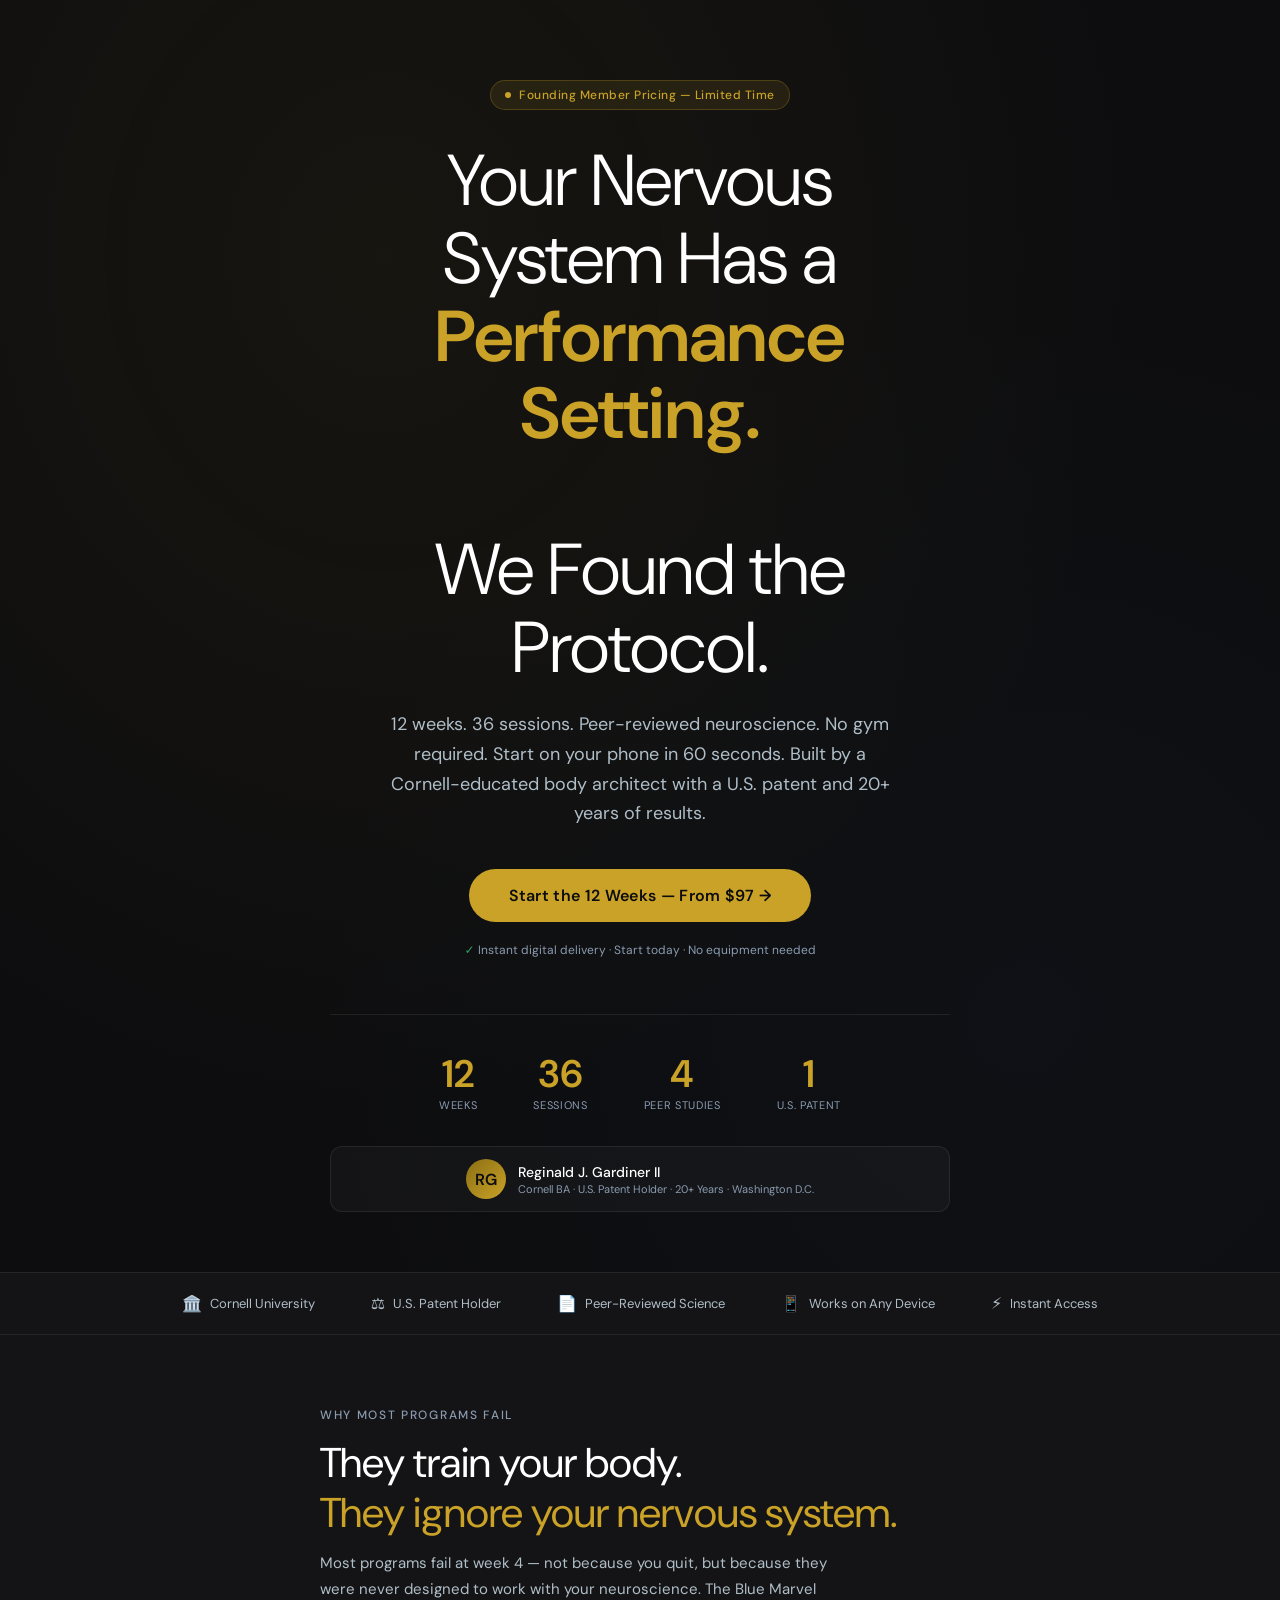
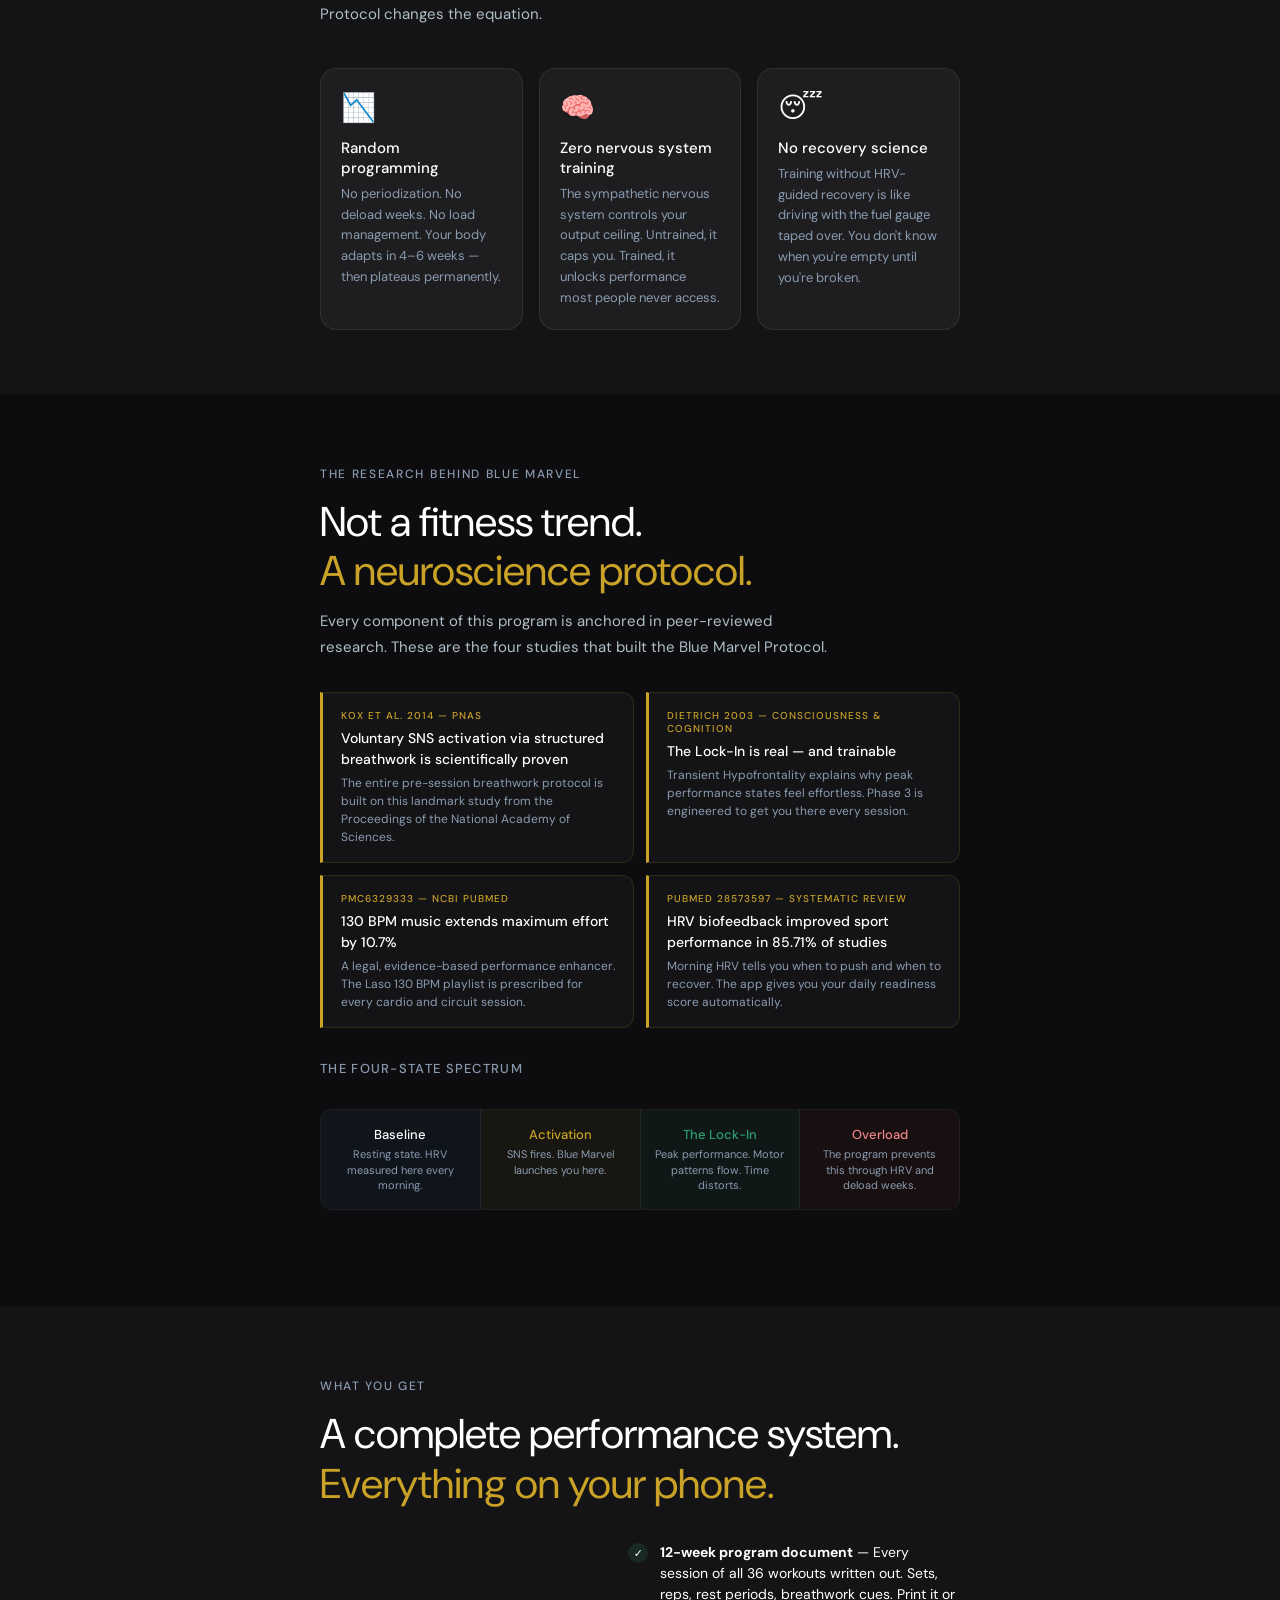
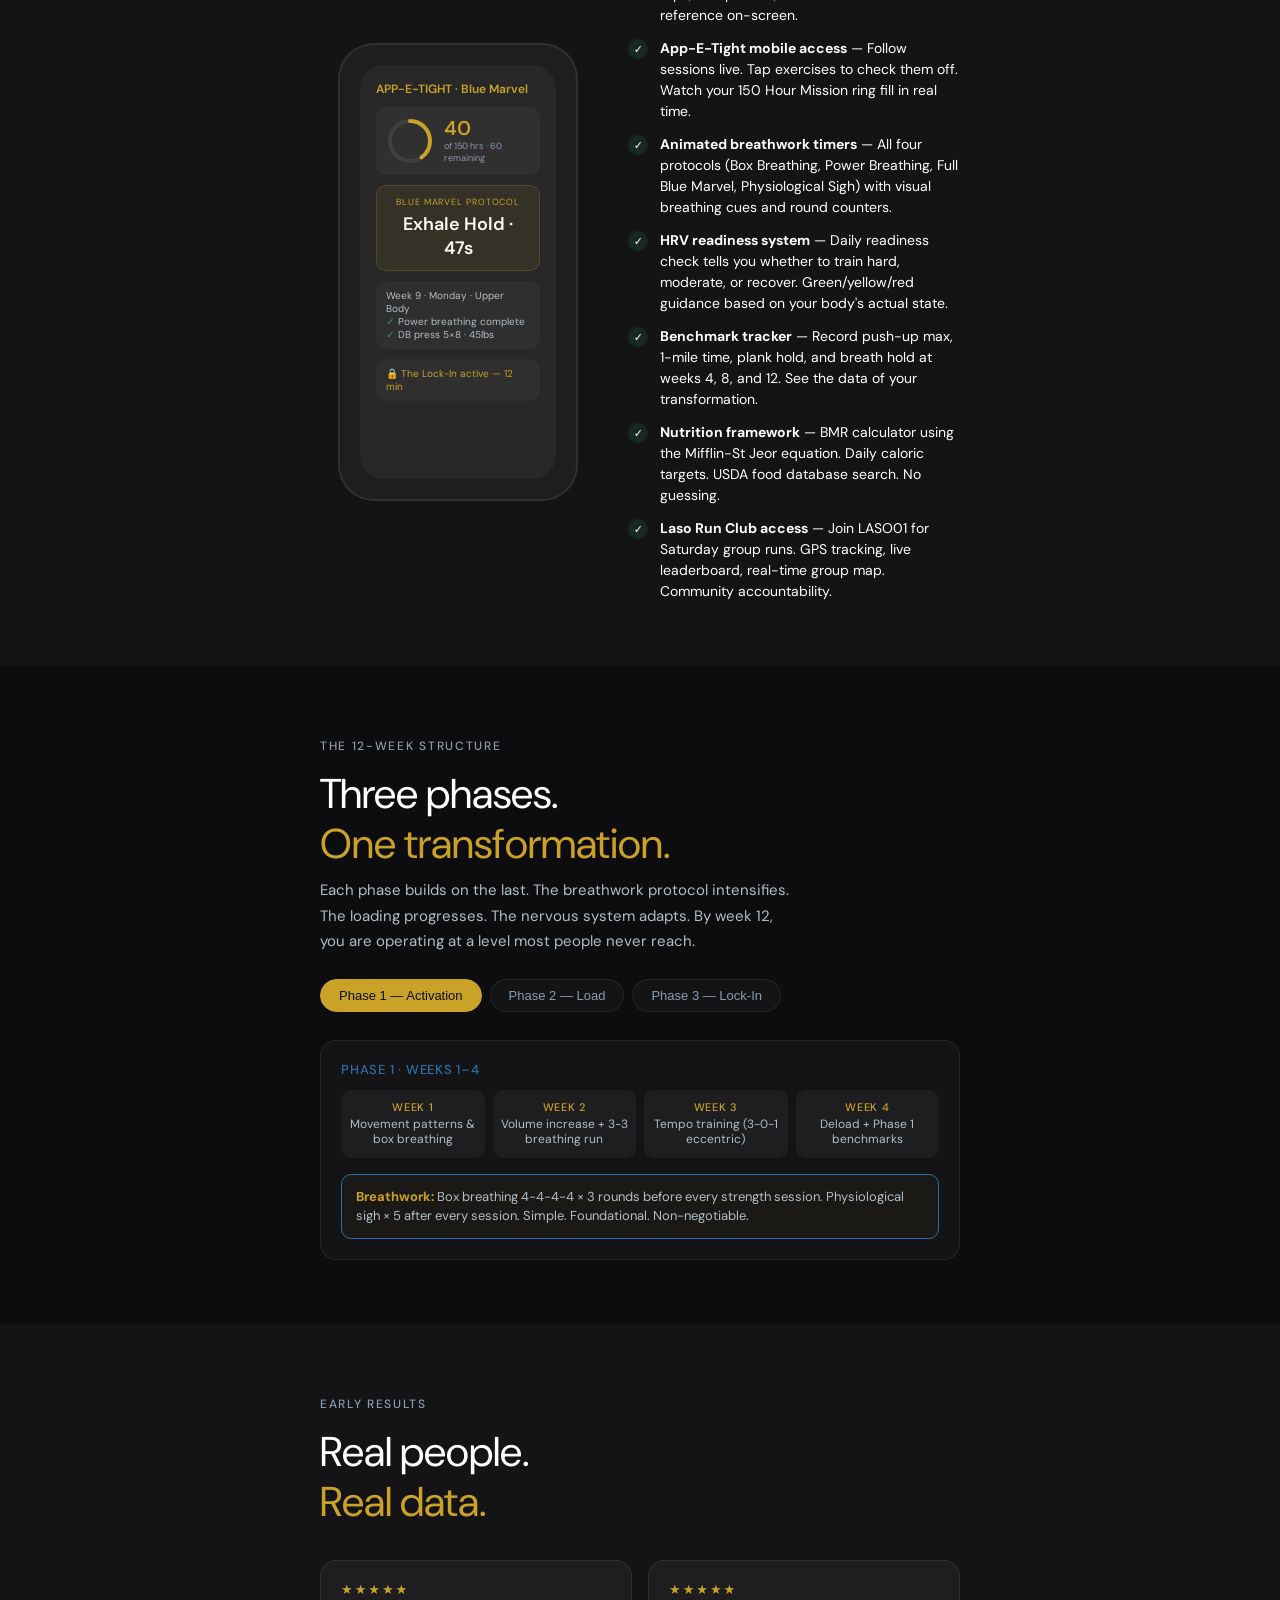
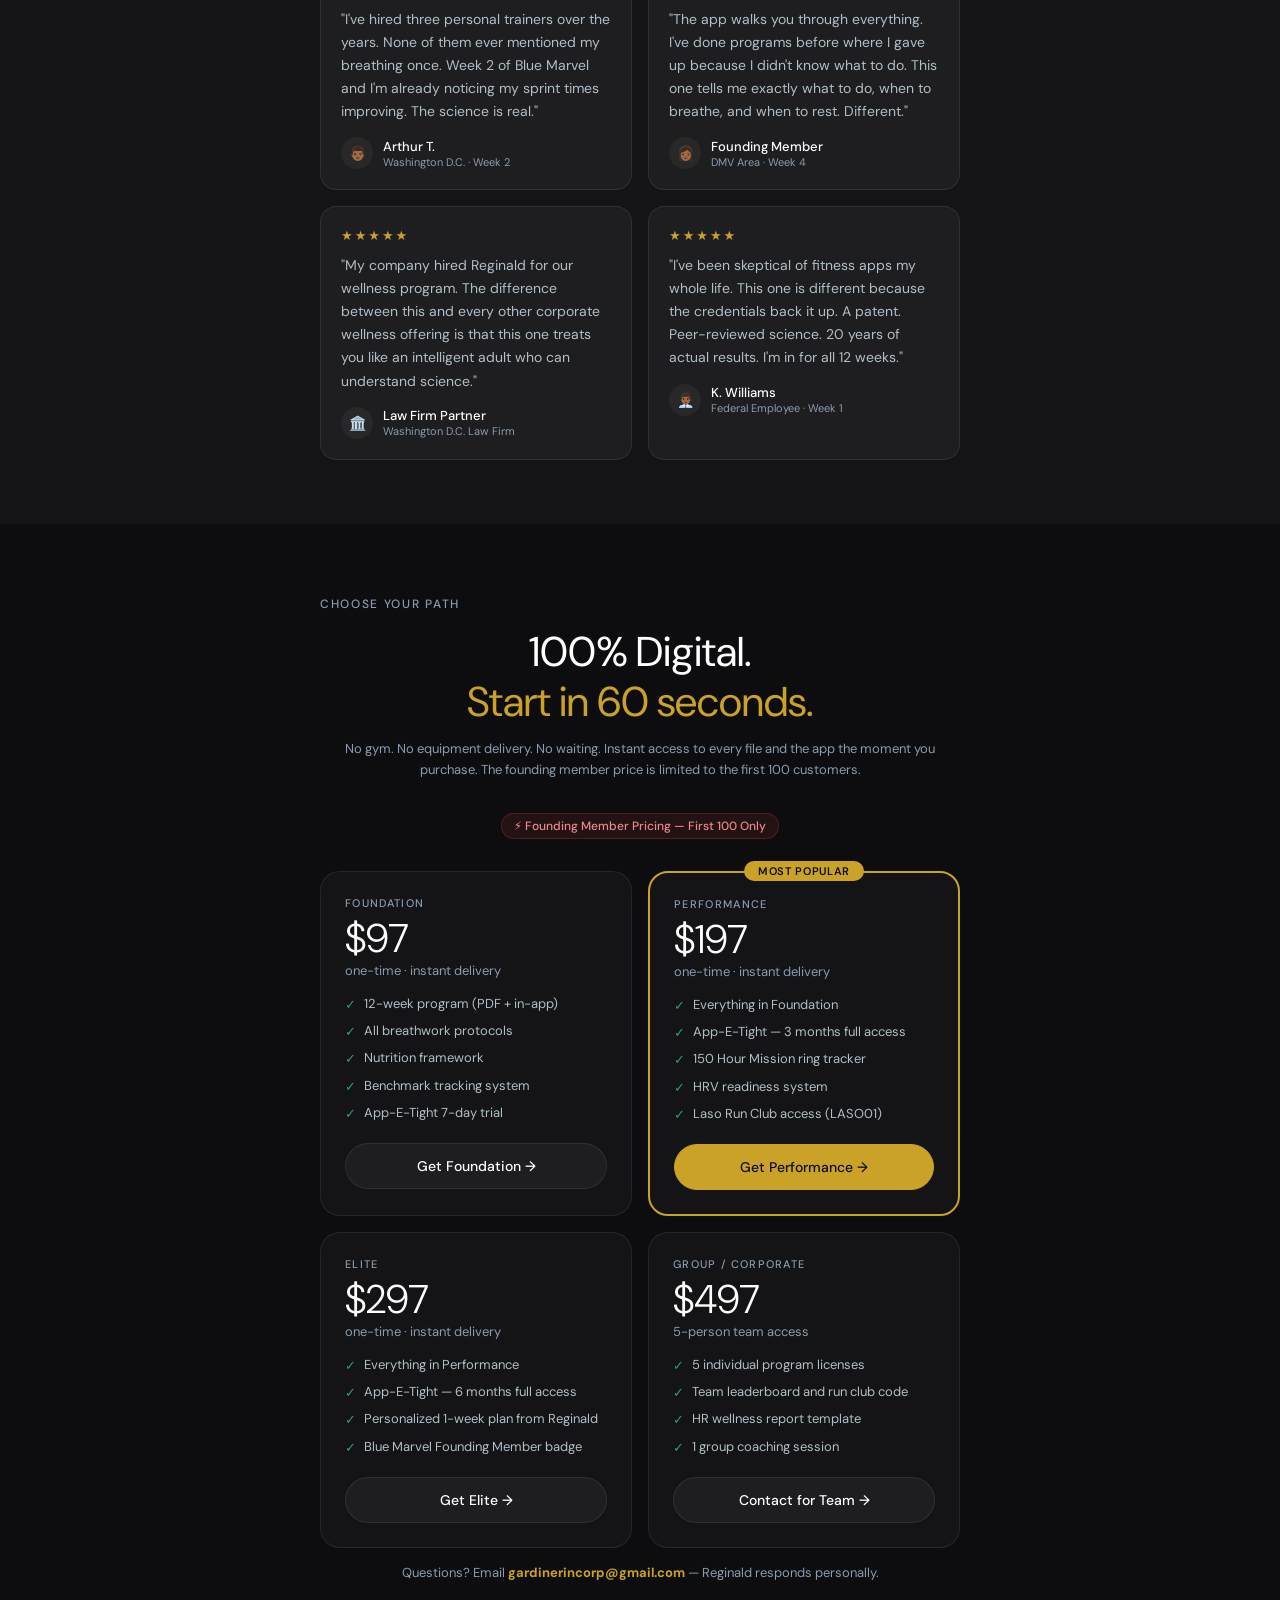
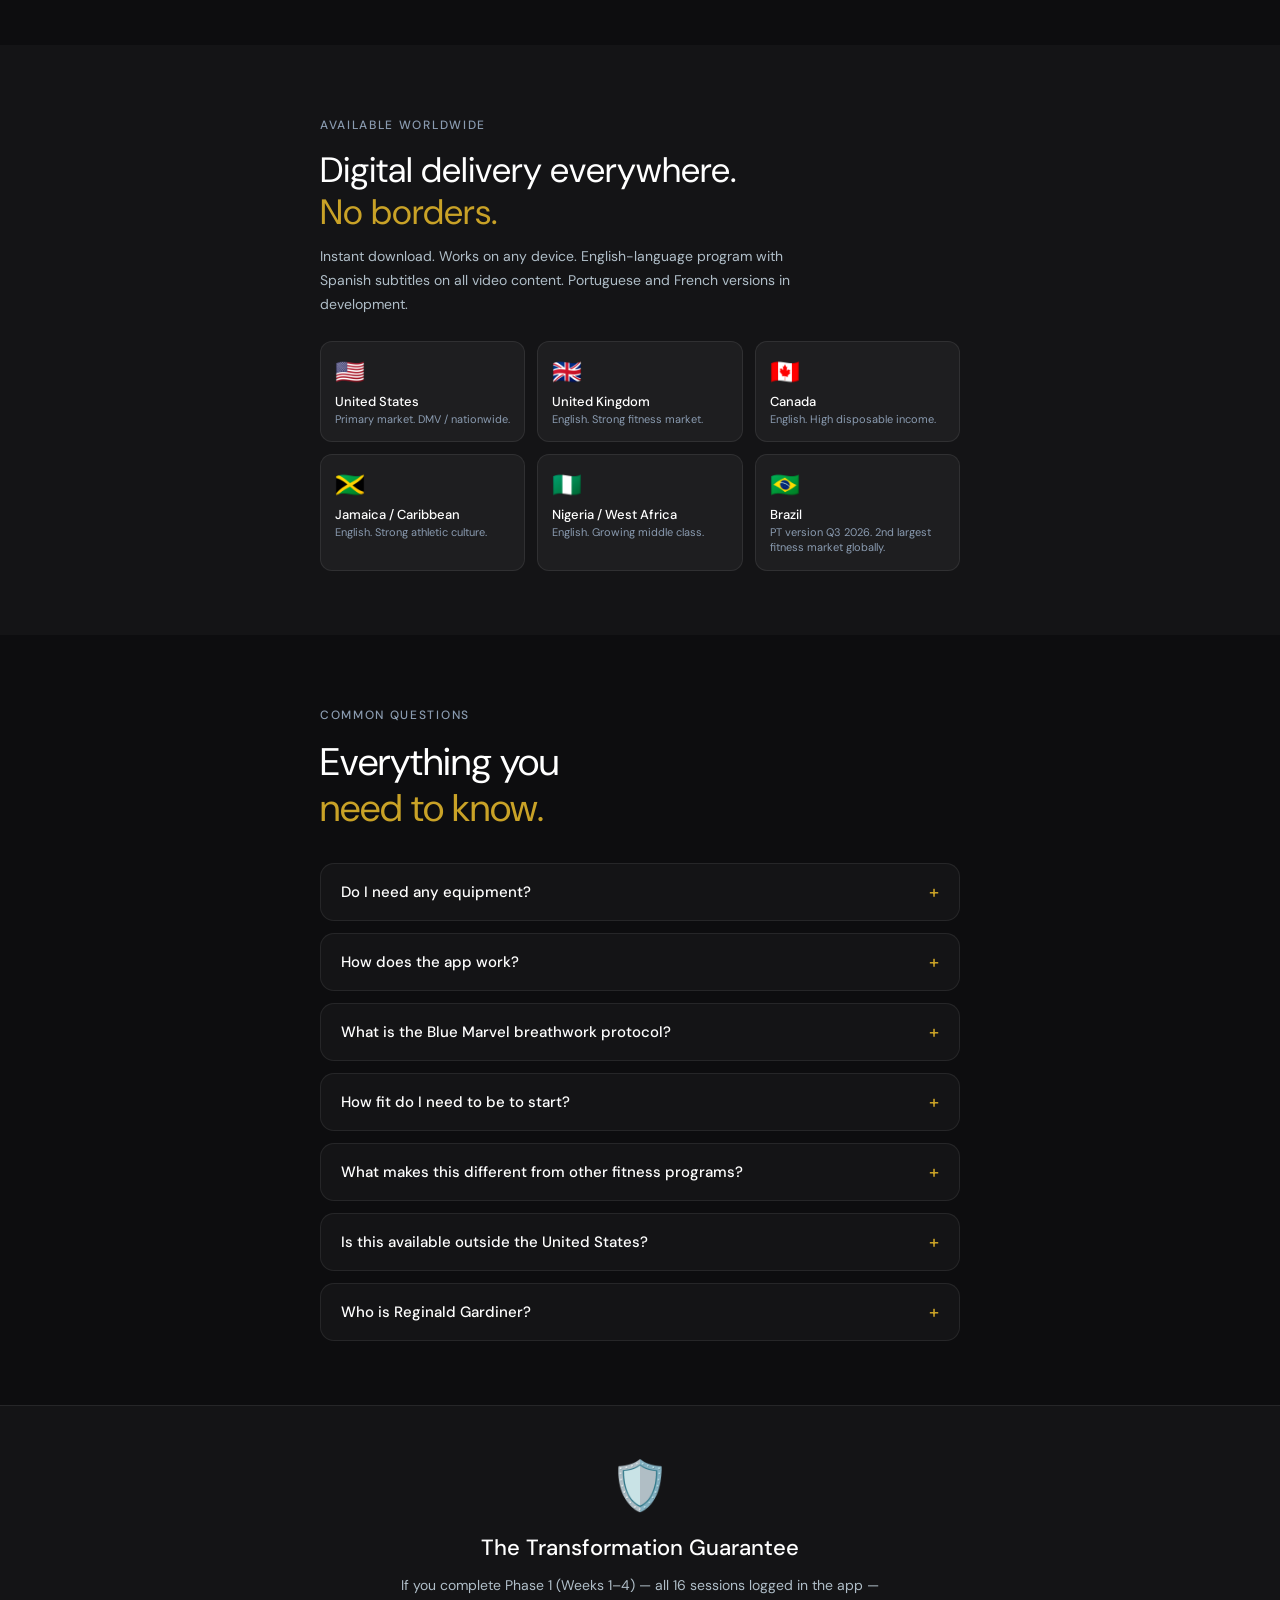
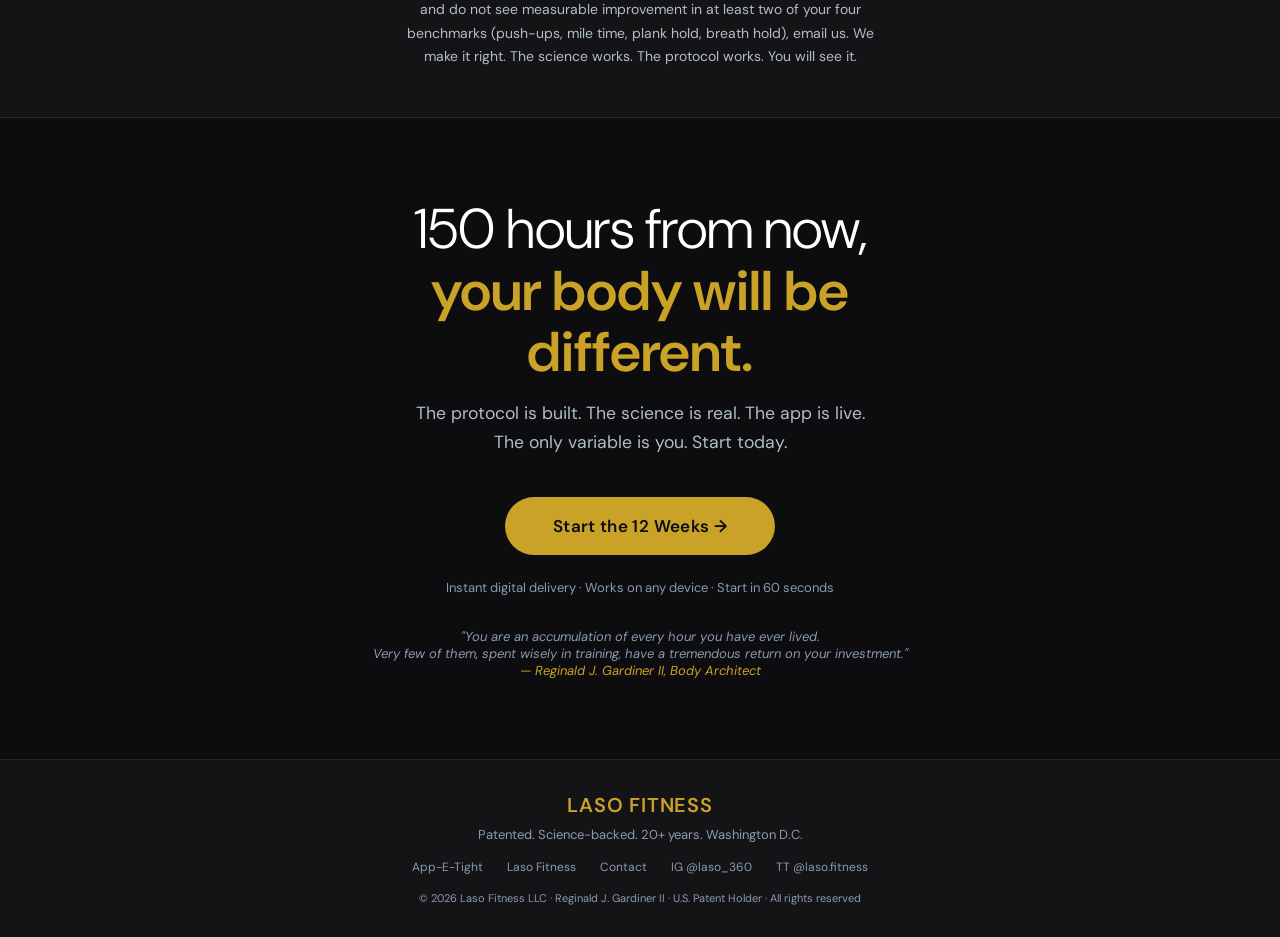
<file: BlueMarvell_Sales_Page.html>
<!DOCTYPE html>
<html lang="en">
<head>
<meta charset="UTF-8">
<meta name="viewport" content="width=device-width, initial-scale=1.0, maximum-scale=1.0, viewport-fit=cover">
<meta name="description" content="12-week science-backed performance transformation by Cornell-educated body architect and U.S. patent holder Reginald J. Gardiner II. Blue Marvel Protocol. Start today.">
<meta property="og:title" content="Blue Marvel 12-Week Performance System — Laso Fitness">
<meta property="og:description" content="Your nervous system has a performance setting most trainers don't know exists. 12 weeks. 36 sessions. Peer-reviewed science. Start today.">
<meta name="theme-color" content="#0D0D0F">
<title>Blue Marvel · 12-Week Performance System · Laso Fitness</title>
<link rel="preconnect" href="https://fonts.googleapis.com">
<link href="https://fonts.googleapis.com/css2?family=DM+Sans:wght@300;400;500;600&family=Bebas+Neue&display=swap" rel="stylesheet">
<style>
*{box-sizing:border-box;margin:0;padding:0;-webkit-tap-highlight-color:transparent}
:root{
  --gold:#C9A227;--gold-lt:#F0D060;--gold-dk:#8B6F14;
  --ink:#0D0D0F;--ink2:#141416;--ink3:#1E1E20;--ink4:#282828;
  --white:#FFFFFF;--slate:#8A9BB0;--slate-lt:#B0BEC8;
  --green:#2D9E6F;--blue:#2D6FA5;--red:#C23B3B;
  --paper:#FAFAF7;--border:rgba(255,255,255,0.08);
}
html{scroll-behavior:smooth}
body{font-family:'DM Sans',system-ui,sans-serif;background:var(--ink);color:var(--white);overflow-x:hidden;-webkit-font-smoothing:antialiased}

/* ── TYPOGRAPHY ── */
.bebas{font-family:'Bebas Neue',sans-serif;letter-spacing:.04em}
.label{font-size:11px;font-weight:500;letter-spacing:.16em;text-transform:uppercase;color:var(--gold);margin-bottom:.5rem;display:block}
.eyebrow{font-size:12px;font-weight:500;letter-spacing:.14em;text-transform:uppercase;color:var(--slate);margin-bottom:1rem;display:block}

/* ── LAYOUT ── */
.wrap{max-width:680px;margin:0 auto;padding:0 20px}
.wrap-lg{max-width:900px;margin:0 auto;padding:0 20px}
section{padding:72px 0 64px}
.grid2{display:grid;grid-template-columns:1fr 1fr;gap:16px}
@media(max-width:580px){.grid2{grid-template-columns:1fr}}

/* ── HERO ── */
.hero{background:var(--ink);min-height:100vh;display:flex;flex-direction:column;justify-content:center;padding:80px 20px 60px;position:relative;overflow:hidden}
.hero-noise{position:absolute;inset:0;background:radial-gradient(ellipse at 30% 20%,rgba(201,162,39,0.06) 0%,transparent 60%),radial-gradient(ellipse at 80% 80%,rgba(45,110,165,0.04) 0%,transparent 50%);pointer-events:none}
.hero-inner{max-width:620px;margin:0 auto;position:relative;z-index:1;text-align:center}
.hero-badge{display:inline-flex;align-items:center;gap:8px;background:rgba(201,162,39,0.10);border:1px solid rgba(201,162,39,0.25);border-radius:100px;padding:6px 14px;font-size:12px;font-weight:500;color:var(--gold);margin-bottom:2rem;letter-spacing:.04em}
.hero-badge-dot{width:6px;height:6px;border-radius:50%;background:var(--gold);animation:pulse 2s infinite}
@keyframes pulse{0%,100%{opacity:1}50%{opacity:.4}}
.hero-h1{font-size:clamp(2.6rem,8vw,4.5rem);font-weight:300;line-height:1.08;margin-bottom:1.5rem;color:var(--white)}
.hero-h1 strong{font-weight:600;color:var(--gold);display:block}
.hero-sub{font-size:clamp(1rem,2.5vw,1.125rem);color:var(--slate-lt);line-height:1.65;max-width:520px;margin:0 auto 2.5rem}
.hero-cta{display:inline-flex;flex-direction:column;align-items:center;gap:8px}
.btn-primary{background:var(--gold);color:var(--ink);font-size:16px;font-weight:600;padding:16px 40px;border-radius:100px;border:none;cursor:pointer;font-family:inherit;letter-spacing:.02em;display:inline-block;text-decoration:none;transition:all .2s;touch-action:manipulation}
.btn-primary:hover{background:var(--gold-lt);transform:translateY(-1px)}
.btn-primary:active{transform:translateY(0);opacity:.9}
.btn-ghost{background:transparent;color:var(--white);font-size:15px;font-weight:400;padding:14px 32px;border-radius:100px;border:1px solid var(--border);cursor:pointer;font-family:inherit;display:inline-block;text-decoration:none;transition:all .2s}
.btn-ghost:hover{border-color:rgba(255,255,255,0.25);background:rgba(255,255,255,0.03)}
.hero-guarantee{font-size:12px;color:var(--slate);margin-top:.75rem}
.hero-guarantee span{color:var(--green)}
.hero-stats{display:flex;justify-content:center;gap:clamp(24px,5vw,56px);margin-top:3.5rem;padding-top:2.5rem;border-top:1px solid var(--border)}
.hero-stat-num{font-size:clamp(1.6rem,4vw,2.4rem);font-weight:600;color:var(--gold);display:block;line-height:1}
.hero-stat-label{font-size:11px;color:var(--slate);margin-top:4px;letter-spacing:.06em;text-transform:uppercase}
.hero-founder{display:flex;align-items:center;justify-content:center;gap:12px;margin-top:2rem;padding:12px 20px;background:rgba(255,255,255,0.03);border-radius:12px;border:1px solid var(--border)}
.founder-avatar{width:40px;height:40px;border-radius:50%;background:linear-gradient(135deg,var(--gold-dk),var(--gold));display:flex;align-items:center;justify-content:center;font-size:16px;font-weight:600;color:var(--ink);flex-shrink:0}
.founder-info{text-align:left}
.founder-name{font-size:14px;font-weight:500}
.founder-creds{font-size:11px;color:var(--slate);margin-top:1px}

/* ── TRUST BAR ── */
.trust-bar{background:var(--ink2);border-top:1px solid var(--border);border-bottom:1px solid var(--border);padding:20px 0;overflow:hidden}
.trust-items{display:flex;gap:clamp(24px,5vw,56px);justify-content:center;align-items:center;flex-wrap:wrap}
.trust-item{display:flex;align-items:center;gap:8px;font-size:13px;color:var(--slate-lt);white-space:nowrap}
.trust-icon{font-size:16px}

/* ── PROBLEM ── */
.problem{background:var(--ink2)}
.problem-grid{display:grid;grid-template-columns:1fr 1fr 1fr;gap:16px;margin-top:2.5rem}
@media(max-width:580px){.problem-grid{grid-template-columns:1fr}}
.problem-card{background:var(--ink3);border:1px solid var(--border);border-radius:16px;padding:20px}
.problem-card-icon{font-size:28px;margin-bottom:12px}
.problem-card-title{font-size:15px;font-weight:500;margin-bottom:6px}
.problem-card-desc{font-size:13px;color:var(--slate);line-height:1.6}

/* ── SCIENCE ── */
.science{background:var(--ink)}
.science-grid{display:grid;grid-template-columns:1fr 1fr;gap:12px;margin-top:2rem}
@media(max-width:520px){.science-grid{grid-template-columns:1fr}}
.science-card{background:var(--ink2);border:1px solid rgba(201,162,39,0.15);border-left:3px solid var(--gold);border-radius:0 12px 12px 0;padding:16px 18px}
.science-pub{font-size:10px;font-weight:500;letter-spacing:.1em;text-transform:uppercase;color:var(--gold);margin-bottom:6px}
.science-finding{font-size:14px;font-weight:500;line-height:1.5;margin-bottom:4px}
.science-note{font-size:12px;color:var(--slate);line-height:1.5}
.spectrum{display:flex;gap:0;margin:2rem 0;border-radius:12px;overflow:hidden;border:1px solid var(--border)}
.spectrum-phase{flex:1;padding:16px 12px;text-align:center;border-right:1px solid var(--border)}
.spectrum-phase:last-child{border:none}
.spectrum-name{font-size:13px;font-weight:500;margin-bottom:4px}
.spectrum-desc{font-size:11px;color:var(--slate);line-height:1.4}
@media(max-width:560px){.spectrum{flex-direction:column}}

/* ── PRODUCT ── */
.product{background:var(--ink2)}
.product-grid{display:grid;grid-template-columns:1fr 1.2fr;gap:32px;align-items:center;margin-top:2rem}
@media(max-width:620px){.product-grid{grid-template-columns:1fr}}
.phone-mockup{background:var(--ink3);border:2px solid var(--border);border-radius:36px;padding:20px;max-width:240px;margin:0 auto}
.phone-screen{background:var(--ink4);border-radius:24px;overflow:hidden;aspect-ratio:9/19}
.phone-inner{padding:16px;height:100%;display:flex;flex-direction:column;gap:10px}
.phone-header{font-size:12px;font-weight:600;color:var(--gold)}
.phone-ring-wrap{display:flex;align-items:center;gap:10px;background:rgba(255,255,255,0.04);border-radius:10px;padding:10px}
.phone-ring-svg{flex-shrink:0}
.phone-ring-info{flex:1}
.phone-ring-num{font-size:20px;font-weight:600;color:var(--gold);line-height:1}
.phone-ring-sub{font-size:9px;color:var(--slate);margin-top:2px}
.phone-breath{background:rgba(201,162,39,0.08);border:1px solid rgba(201,162,39,0.2);border-radius:10px;padding:10px;text-align:center}
.phone-breath-label{font-size:9px;letter-spacing:.1em;text-transform:uppercase;color:var(--gold);margin-bottom:4px}
.phone-breath-state{font-size:18px;font-weight:600}
.phone-ex{background:rgba(255,255,255,0.03);border-radius:10px;padding:8px 10px;font-size:10px;color:var(--slate-lt)}
.phone-ex span{color:var(--green)}
.product-features{list-style:none;display:flex;flex-direction:column;gap:12px}
.product-feature{display:flex;align-items:flex-start;gap:12px;font-size:14px;line-height:1.5}
.feature-check{width:20px;height:20px;border-radius:50%;background:rgba(45,158,111,0.15);display:flex;align-items:center;justify-content:center;flex-shrink:0;margin-top:1px;font-size:11px}

/* ── PROGRAM PREVIEW ── */
.program{background:var(--ink)}
.phase-tabs-wrap{display:flex;gap:8px;margin:1.5rem 0;overflow-x:auto;-webkit-overflow-scrolling:touch;padding-bottom:4px}
.phase-tab{background:var(--ink2);border:1px solid var(--border);border-radius:100px;padding:8px 18px;font-size:13px;font-weight:500;color:var(--slate);cursor:pointer;flex-shrink:0;transition:all .2s;touch-action:manipulation}
.phase-tab.active{background:var(--gold);border-color:var(--gold);color:var(--ink)}
.phase-content{background:var(--ink2);border:1px solid var(--border);border-radius:16px;padding:20px}
.phase-weeks{display:grid;grid-template-columns:repeat(4,1fr);gap:8px;margin-bottom:16px}
@media(max-width:480px){.phase-weeks{grid-template-columns:repeat(2,1fr)}}
.week-cell{background:var(--ink3);border-radius:10px;padding:10px 8px;text-align:center}
.week-num{font-size:11px;font-weight:500;color:var(--gold);margin-bottom:3px;text-transform:uppercase;letter-spacing:.06em}
.week-focus{font-size:12px;color:var(--slate-lt);line-height:1.3}
.phase-breath{background:rgba(201,162,39,0.06);border:1px solid rgba(201,162,39,0.2);border-radius:10px;padding:12px 14px;font-size:13px;color:var(--slate-lt);line-height:1.5}
.phase-breath strong{color:var(--gold)}

/* ── TESTIMONIALS ── */
.testimonials{background:var(--ink2)}
.testi-grid{display:grid;grid-template-columns:1fr 1fr;gap:16px;margin-top:2rem}
@media(max-width:540px){.testi-grid{grid-template-columns:1fr}}
.testi-card{background:var(--ink3);border:1px solid var(--border);border-radius:16px;padding:20px}
.testi-stars{color:var(--gold);font-size:13px;margin-bottom:10px;letter-spacing:2px}
.testi-quote{font-size:14px;line-height:1.65;color:var(--slate-lt);margin-bottom:14px}
.testi-author{display:flex;align-items:center;gap:10px}
.testi-avatar{width:32px;height:32px;border-radius:50%;background:var(--ink4);display:flex;align-items:center;justify-content:center;font-size:14px;flex-shrink:0}
.testi-name{font-size:13px;font-weight:500}
.testi-role{font-size:11px;color:var(--slate)}

/* ── PRICING ── */
.pricing{background:var(--ink)}
.pricing-note{font-size:13px;color:var(--slate);text-align:center;margin-bottom:2rem;line-height:1.6}
.founding-badge{display:inline-block;background:rgba(194,59,59,0.12);border:1px solid rgba(194,59,59,0.3);color:#E88;border-radius:100px;padding:4px 12px;font-size:12px;font-weight:500;margin-bottom:.5rem}
.pricing-grid{display:grid;grid-template-columns:1fr 1fr;gap:16px}
@media(max-width:560px){.pricing-grid{grid-template-columns:1fr}}
.pricing-card{background:var(--ink2);border:1px solid var(--border);border-radius:20px;padding:24px;position:relative;transition:border-color .2s}
.pricing-card:hover{border-color:rgba(201,162,39,0.3)}
.pricing-card.featured{border:2px solid var(--gold)}
.featured-label{position:absolute;top:-12px;left:50%;transform:translateX(-50%);background:var(--gold);color:var(--ink);font-size:11px;font-weight:600;padding:3px 14px;border-radius:100px;letter-spacing:.06em;white-space:nowrap}
.pricing-tier{font-size:11px;font-weight:500;letter-spacing:.12em;text-transform:uppercase;color:var(--slate);margin-bottom:8px}
.pricing-price{font-size:40px;font-weight:300;color:var(--white);line-height:1;margin-bottom:4px}
.pricing-period{font-size:13px;color:var(--slate);margin-bottom:16px}
.pricing-features{list-style:none;display:flex;flex-direction:column;gap:8px;margin-bottom:20px}
.pf{display:flex;align-items:flex-start;gap:8px;font-size:13px;color:var(--slate-lt);line-height:1.4}
.pf-check{color:var(--green);flex-shrink:0;margin-top:1px}
.pricing-btn{width:100%;background:var(--ink3);border:1px solid var(--border);color:var(--white);font-size:14px;font-weight:500;padding:13px;border-radius:100px;cursor:pointer;font-family:inherit;transition:all .2s;text-align:center;display:block;text-decoration:none;touch-action:manipulation}
.pricing-btn:hover{border-color:var(--gold);color:var(--gold)}
.pricing-card.featured .pricing-btn{background:var(--gold);border-color:var(--gold);color:var(--ink)}
.pricing-card.featured .pricing-btn:hover{background:var(--gold-lt)}
.value-note{text-align:center;margin-top:1rem;font-size:13px;color:var(--slate)}

/* ── INTERNATIONAL ── */
.international{background:var(--ink2)}
.market-grid{display:grid;grid-template-columns:repeat(3,1fr);gap:12px;margin-top:1.5rem}
@media(max-width:520px){.market-grid{grid-template-columns:1fr 1fr}}
.market-card{background:var(--ink3);border:1px solid var(--border);border-radius:12px;padding:14px}
.market-flag{font-size:24px;margin-bottom:6px}
.market-name{font-size:13px;font-weight:500;margin-bottom:2px}
.market-note{font-size:11px;color:var(--slate);line-height:1.4}

/* ── FAQ ── */
.faq{background:var(--ink)}
.faq-list{margin-top:2rem;display:flex;flex-direction:column;gap:12px}
.faq-item{background:var(--ink2);border:1px solid var(--border);border-radius:14px;overflow:hidden}
.faq-q{padding:16px 20px;font-size:15px;font-weight:500;cursor:pointer;display:flex;justify-content:space-between;align-items:center;gap:12px;touch-action:manipulation}
.faq-arrow{color:var(--gold);flex-shrink:0;transition:transform .2s;font-size:18px}
.faq-a{padding:0 20px;max-height:0;overflow:hidden;transition:all .3s ease;font-size:14px;color:var(--slate-lt);line-height:1.7}
.faq-item.open .faq-a{max-height:300px;padding:0 20px 16px}
.faq-item.open .faq-arrow{transform:rotate(45deg)}

/* ── GUARANTEE ── */
.guarantee{background:var(--ink2);border-top:1px solid var(--border);border-bottom:1px solid var(--border);padding:48px 20px;text-align:center}
.guarantee-icon{font-size:48px;margin-bottom:1rem}
.guarantee-title{font-size:22px;font-weight:500;margin-bottom:.75rem}
.guarantee-desc{font-size:14px;color:var(--slate-lt);line-height:1.7;max-width:500px;margin:0 auto}

/* ── FINAL CTA ── */
.final-cta{background:var(--ink);padding:80px 20px;text-align:center}
.final-h{font-size:clamp(2rem,6vw,3.5rem);font-weight:300;line-height:1.1;margin-bottom:1rem}
.final-h strong{color:var(--gold);font-weight:600}
.final-sub{font-size:clamp(.95rem,2vw,1.1rem);color:var(--slate-lt);max-width:480px;margin:0 auto 2.5rem;line-height:1.65}

/* ── FOOTER ── */
footer{background:var(--ink2);border-top:1px solid var(--border);padding:32px 20px;text-align:center}
.footer-logo{font-size:20px;font-weight:600;color:var(--gold);letter-spacing:.04em;margin-bottom:.5rem}
.footer-tagline{font-size:13px;color:var(--slate);margin-bottom:1rem}
.footer-links{display:flex;justify-content:center;gap:24px;font-size:12px;color:var(--slate)}
.footer-links a{color:var(--slate);text-decoration:none}
.footer-links a:hover{color:var(--gold)}

/* ── STICKY CTA ── */
.sticky-cta{position:fixed;bottom:0;left:0;right:0;background:var(--ink2);border-top:1px solid rgba(201,162,39,0.3);padding:12px 20px;display:none;z-index:100;justify-content:space-between;align-items:center;gap:12px}
.sticky-cta.visible{display:flex}
.sticky-left{flex:1}
.sticky-title{font-size:13px;font-weight:500}
.sticky-price{font-size:12px;color:var(--gold)}
.sticky-btn{background:var(--gold);color:var(--ink);font-size:14px;font-weight:600;padding:10px 22px;border-radius:100px;border:none;cursor:pointer;font-family:inherit;white-space:nowrap;touch-action:manipulation}
@media(max-width:480px){.sticky-cta{padding-bottom:calc(12px + env(safe-area-inset-bottom))}}</style>
</head>
<body>

<!-- HERO -->
<section class="hero" id="top">
  <div class="hero-noise"></div>
  <div class="hero-inner">
    <div class="hero-badge">
      <div class="hero-badge-dot"></div>
      Founding Member Pricing — Limited Time
    </div>
    <h1 class="hero-h1">
      Your Nervous System Has a<br>
      <strong>Performance Setting.</strong><br>
      We Found the Protocol.
    </h1>
    <p class="hero-sub">12 weeks. 36 sessions. Peer-reviewed neuroscience. No gym required. Start on your phone in 60 seconds. Built by a Cornell-educated body architect with a U.S. patent and 20+ years of results.</p>
    <div class="hero-cta">
      <a href="#pricing" class="btn-primary">Start the 12 Weeks — From $97 →</a>
      <div class="hero-guarantee"><span>✓</span> Instant digital delivery · Start today · No equipment needed</div>
    </div>
    <div class="hero-stats">
      <div><span class="hero-stat-num">12</span><span class="hero-stat-label">Weeks</span></div>
      <div><span class="hero-stat-num">36</span><span class="hero-stat-label">Sessions</span></div>
      <div><span class="hero-stat-num">4</span><span class="hero-stat-label">Peer studies</span></div>
      <div><span class="hero-stat-num">1</span><span class="hero-stat-label">U.S. Patent</span></div>
    </div>
    <div class="hero-founder">
      <div class="founder-avatar">RG</div>
      <div class="founder-info">
        <div class="founder-name">Reginald J. Gardiner II</div>
        <div class="founder-creds">Cornell BA · U.S. Patent Holder · 20+ Years · Washington D.C.</div>
      </div>
    </div>
  </div>
</section>

<!-- TRUST BAR -->
<div class="trust-bar">
  <div class="trust-items">
    <div class="trust-item"><span class="trust-icon">🏛️</span> Cornell University</div>
    <div class="trust-item"><span class="trust-icon">⚖️</span> U.S. Patent Holder</div>
    <div class="trust-item"><span class="trust-icon">📄</span> Peer-Reviewed Science</div>
    <div class="trust-item"><span class="trust-icon">📱</span> Works on Any Device</div>
    <div class="trust-item"><span class="trust-icon">⚡</span> Instant Access</div>
  </div>
</div>

<!-- PROBLEM -->
<section class="problem" id="problem">
  <div class="wrap">
    <span class="eyebrow">Why most programs fail</span>
    <h2 style="font-size:clamp(1.7rem,5vw,2.6rem);font-weight:400;line-height:1.2;margin-bottom:.75rem">They train your body.<br><span style="color:var(--gold)">They ignore your nervous system.</span></h2>
    <p style="font-size:15px;color:var(--slate-lt);line-height:1.7;max-width:520px">Most programs fail at week 4 — not because you quit, but because they were never designed to work with your neuroscience. The Blue Marvel Protocol changes the equation.</p>
    <div class="problem-grid">
      <div class="problem-card">
        <div class="problem-card-icon">📉</div>
        <div class="problem-card-title">Random programming</div>
        <div class="problem-card-desc">No periodization. No deload weeks. No load management. Your body adapts in 4–6 weeks — then plateaus permanently.</div>
      </div>
      <div class="problem-card">
        <div class="problem-card-icon">🧠</div>
        <div class="problem-card-title">Zero nervous system training</div>
        <div class="problem-card-desc">The sympathetic nervous system controls your output ceiling. Untrained, it caps you. Trained, it unlocks performance most people never access.</div>
      </div>
      <div class="problem-card">
        <div class="problem-card-icon">😴</div>
        <div class="problem-card-title">No recovery science</div>
        <div class="problem-card-desc">Training without HRV-guided recovery is like driving with the fuel gauge taped over. You don't know when you're empty until you're broken.</div>
      </div>
    </div>
  </div>
</section>

<!-- SCIENCE -->
<section class="science" id="science">
  <div class="wrap">
    <span class="eyebrow">The research behind Blue Marvel</span>
    <h2 style="font-size:clamp(1.7rem,5vw,2.6rem);font-weight:400;line-height:1.2;margin-bottom:.75rem">Not a fitness trend.<br><span style="color:var(--gold)">A neuroscience protocol.</span></h2>
    <p style="font-size:15px;color:var(--slate-lt);line-height:1.7;max-width:520px;margin-bottom:1.5rem">Every component of this program is anchored in peer-reviewed research. These are the four studies that built the Blue Marvel Protocol.</p>
    <div class="science-grid">
      <div class="science-card">
        <div class="science-pub">Kox et al. 2014 — PNAS</div>
        <div class="science-finding">Voluntary SNS activation via structured breathwork is scientifically proven</div>
        <div class="science-note">The entire pre-session breathwork protocol is built on this landmark study from the Proceedings of the National Academy of Sciences.</div>
      </div>
      <div class="science-card">
        <div class="science-pub">Dietrich 2003 — Consciousness & Cognition</div>
        <div class="science-finding">The Lock-In is real — and trainable</div>
        <div class="science-note">Transient Hypofrontality explains why peak performance states feel effortless. Phase 3 is engineered to get you there every session.</div>
      </div>
      <div class="science-card">
        <div class="science-pub">PMC6329333 — NCBI PubMed</div>
        <div class="science-finding">130 BPM music extends maximum effort by 10.7%</div>
        <div class="science-note">A legal, evidence-based performance enhancer. The Laso 130 BPM playlist is prescribed for every cardio and circuit session.</div>
      </div>
      <div class="science-card">
        <div class="science-pub">PubMed 28573597 — Systematic Review</div>
        <div class="science-finding">HRV biofeedback improved sport performance in 85.71% of studies</div>
        <div class="science-note">Morning HRV tells you when to push and when to recover. The app gives you your daily readiness score automatically.</div>
      </div>
    </div>
    <div style="margin-top:2rem">
      <p style="font-size:13px;color:var(--slate);margin-bottom:.75rem;font-weight:500;text-transform:uppercase;letter-spacing:.1em">The Four-State Spectrum</p>
      <div class="spectrum">
        <div class="spectrum-phase" style="background:rgba(45,110,165,0.08)">
          <div class="spectrum-name">Baseline</div>
          <div class="spectrum-desc">Resting state. HRV measured here every morning.</div>
        </div>
        <div class="spectrum-phase" style="background:rgba(201,162,39,0.06)">
          <div class="spectrum-name" style="color:var(--gold)">Activation</div>
          <div class="spectrum-desc">SNS fires. Blue Marvel launches you here.</div>
        </div>
        <div class="spectrum-phase" style="background:rgba(45,158,111,0.08)">
          <div class="spectrum-name" style="color:var(--green)">The Lock-In</div>
          <div class="spectrum-desc">Peak performance. Motor patterns flow. Time distorts.</div>
        </div>
        <div class="spectrum-phase" style="background:rgba(194,59,59,0.06)">
          <div class="spectrum-name" style="color:#E88">Overload</div>
          <div class="spectrum-desc">The program prevents this through HRV and deload weeks.</div>
        </div>
      </div>
    </div>
  </div>
</section>

<!-- PRODUCT DEMO -->
<section class="product" id="product">
  <div class="wrap">
    <span class="eyebrow">What you get</span>
    <h2 style="font-size:clamp(1.7rem,5vw,2.6rem);font-weight:400;line-height:1.2;margin-bottom:2rem">A complete performance system.<br><span style="color:var(--gold)">Everything on your phone.</span></h2>
    <div class="product-grid">
      <div class="phone-mockup">
        <div class="phone-screen">
          <div class="phone-inner">
            <div class="phone-header">APP-E-TIGHT · Blue Marvel</div>
            <div class="phone-ring-wrap">
              <svg width="48" height="48" viewBox="0 0 48 48" class="phone-ring-svg">
                <circle cx="24" cy="24" r="20" fill="none" stroke="rgba(255,255,255,0.08)" stroke-width="4"/>
                <circle cx="24" cy="24" r="20" fill="none" stroke="#C9A227" stroke-width="4" stroke-linecap="round" stroke-dasharray="125.66" stroke-dashoffset="75.4" transform="rotate(-90 24 24)"/>
              </svg>
              <div class="phone-ring-info">
                <div class="phone-ring-num">40</div>
                <div class="phone-ring-sub">of 150 hrs · 60 remaining</div>
              </div>
            </div>
            <div class="phone-breath">
              <div class="phone-breath-label">Blue Marvel Protocol</div>
              <div class="phone-breath-state">Exhale Hold · 47s</div>
            </div>
            <div class="phone-ex">Week 9 · Monday · Upper Body<br><span>✓</span> Power breathing complete<br><span>✓</span> DB press 5×8 · 45lbs</div>
            <div class="phone-ex" style="color:var(--gold)">🔒 The Lock-In active — 12 min</div>
          </div>
        </div>
      </div>
      <div>
        <ul class="product-features">
          <li class="product-feature"><div class="feature-check">✓</div><div><strong>12-week program document</strong> — Every session of all 36 workouts written out. Sets, reps, rest periods, breathwork cues. Print it or reference on-screen.</div></li>
          <li class="product-feature"><div class="feature-check">✓</div><div><strong>App-E-Tight mobile access</strong> — Follow sessions live. Tap exercises to check them off. Watch your 150 Hour Mission ring fill in real time.</div></li>
          <li class="product-feature"><div class="feature-check">✓</div><div><strong>Animated breathwork timers</strong> — All four protocols (Box Breathing, Power Breathing, Full Blue Marvel, Physiological Sigh) with visual breathing cues and round counters.</div></li>
          <li class="product-feature"><div class="feature-check">✓</div><div><strong>HRV readiness system</strong> — Daily readiness check tells you whether to train hard, moderate, or recover. Green/yellow/red guidance based on your body's actual state.</div></li>
          <li class="product-feature"><div class="feature-check">✓</div><div><strong>Benchmark tracker</strong> — Record push-up max, 1-mile time, plank hold, and breath hold at weeks 4, 8, and 12. See the data of your transformation.</div></li>
          <li class="product-feature"><div class="feature-check">✓</div><div><strong>Nutrition framework</strong> — BMR calculator using the Mifflin-St Jeor equation. Daily caloric targets. USDA food database search. No guessing.</div></li>
          <li class="product-feature"><div class="feature-check">✓</div><div><strong>Laso Run Club access</strong> — Join LASO01 for Saturday group runs. GPS tracking, live leaderboard, real-time group map. Community accountability.</div></li>
        </ul>
      </div>
    </div>
  </div>
</section>

<!-- PROGRAM PREVIEW -->
<section class="program" id="program">
  <div class="wrap">
    <span class="eyebrow">The 12-week structure</span>
    <h2 style="font-size:clamp(1.7rem,5vw,2.6rem);font-weight:400;line-height:1.2;margin-bottom:.5rem">Three phases.<br><span style="color:var(--gold)">One transformation.</span></h2>
    <p style="font-size:15px;color:var(--slate-lt);line-height:1.7;max-width:480px;margin-bottom:1rem">Each phase builds on the last. The breathwork protocol intensifies. The loading progresses. The nervous system adapts. By week 12, you are operating at a level most people never reach.</p>
    <div class="phase-tabs-wrap">
      <button class="phase-tab active" onclick="setPhase(0,this)">Phase 1 — Activation</button>
      <button class="phase-tab" onclick="setPhase(1,this)">Phase 2 — Load</button>
      <button class="phase-tab" onclick="setPhase(2,this)">Phase 3 — Lock-In</button>
    </div>
    <div class="phase-content" id="phaseContent"></div>
  </div>
</section>

<!-- TESTIMONIALS -->
<section class="testimonials" id="testimonials">
  <div class="wrap">
    <span class="eyebrow">Early results</span>
    <h2 style="font-size:clamp(1.7rem,5vw,2.6rem);font-weight:400;line-height:1.2;margin-bottom:2rem">Real people.<br><span style="color:var(--gold)">Real data.</span></h2>
    <div class="testi-grid">
      <div class="testi-card">
        <div class="testi-stars">★★★★★</div>
        <div class="testi-quote">"I've hired three personal trainers over the years. None of them ever mentioned my breathing once. Week 2 of Blue Marvel and I'm already noticing my sprint times improving. The science is real."</div>
        <div class="testi-author">
          <div class="testi-avatar">👨🏾</div>
          <div><div class="testi-name">Arthur T.</div><div class="testi-role">Washington D.C. · Week 2</div></div>
        </div>
      </div>
      <div class="testi-card">
        <div class="testi-stars">★★★★★</div>
        <div class="testi-quote">"The app walks you through everything. I've done programs before where I gave up because I didn't know what to do. This one tells me exactly what to do, when to breathe, and when to rest. Different."</div>
        <div class="testi-author">
          <div class="testi-avatar">👩🏾</div>
          <div><div class="testi-name">Founding Member</div><div class="testi-role">DMV Area · Week 4</div></div>
        </div>
      </div>
      <div class="testi-card">
        <div class="testi-stars">★★★★★</div>
        <div class="testi-quote">"My company hired Reginald for our wellness program. The difference between this and every other corporate wellness offering is that this one treats you like an intelligent adult who can understand science."</div>
        <div class="testi-author">
          <div class="testi-avatar">🏛️</div>
          <div><div class="testi-name">Law Firm Partner</div><div class="testi-role">Washington D.C. Law Firm</div></div>
        </div>
      </div>
      <div class="testi-card">
        <div class="testi-stars">★★★★★</div>
        <div class="testi-quote">"I've been skeptical of fitness apps my whole life. This one is different because the credentials back it up. A patent. Peer-reviewed science. 20 years of actual results. I'm in for all 12 weeks."</div>
        <div class="testi-author">
          <div class="testi-avatar">👨🏾‍💼</div>
          <div><div class="testi-name">K. Williams</div><div class="testi-role">Federal Employee · Week 1</div></div>
        </div>
      </div>
    </div>
  </div>
</section>

<!-- PRICING -->
<section class="pricing" id="pricing">
  <div class="wrap">
    <span class="eyebrow">Choose your path</span>
    <h2 style="font-size:clamp(1.7rem,5vw,2.6rem);font-weight:400;line-height:1.2;margin-bottom:.75rem;text-align:center">100% Digital.<br><span style="color:var(--gold)">Start in 60 seconds.</span></h2>
    <p class="pricing-note">No gym. No equipment delivery. No waiting. Instant access to every file and the app the moment you purchase. The founding member price is limited to the first 100 customers.</p>
    <div style="text-align:center;margin-bottom:1.5rem">
      <div class="founding-badge">⚡ Founding Member Pricing — First 100 Only</div>
    </div>
    <div class="pricing-grid">
      <div class="pricing-card">
        <div class="pricing-tier">Foundation</div>
        <div class="pricing-price">$97</div>
        <div class="pricing-period">one-time · instant delivery</div>
        <ul class="pricing-features">
          <li class="pf"><span class="pf-check">✓</span>12-week program (PDF + in-app)</li>
          <li class="pf"><span class="pf-check">✓</span>All breathwork protocols</li>
          <li class="pf"><span class="pf-check">✓</span>Nutrition framework</li>
          <li class="pf"><span class="pf-check">✓</span>Benchmark tracking system</li>
          <li class="pf"><span class="pf-check">✓</span>App-E-Tight 7-day trial</li>
        </ul>
        <a href="https://stan.store/lasofitness" class="pricing-btn">Get Foundation →</a>
      </div>
      <div class="pricing-card featured">
        <div class="featured-label">MOST POPULAR</div>
        <div class="pricing-tier">Performance</div>
        <div class="pricing-price">$197</div>
        <div class="pricing-period">one-time · instant delivery</div>
        <ul class="pricing-features">
          <li class="pf"><span class="pf-check">✓</span>Everything in Foundation</li>
          <li class="pf"><span class="pf-check">✓</span>App-E-Tight — 3 months full access</li>
          <li class="pf"><span class="pf-check">✓</span>150 Hour Mission ring tracker</li>
          <li class="pf"><span class="pf-check">✓</span>HRV readiness system</li>
          <li class="pf"><span class="pf-check">✓</span>Laso Run Club access (LASO01)</li>
        </ul>
        <a href="https://stan.store/lasofitness" class="pricing-btn">Get Performance →</a>
      </div>
      <div class="pricing-card">
        <div class="pricing-tier">Elite</div>
        <div class="pricing-price">$297</div>
        <div class="pricing-period">one-time · instant delivery</div>
        <ul class="pricing-features">
          <li class="pf"><span class="pf-check">✓</span>Everything in Performance</li>
          <li class="pf"><span class="pf-check">✓</span>App-E-Tight — 6 months full access</li>
          <li class="pf"><span class="pf-check">✓</span>Personalized 1-week plan from Reginald</li>
          <li class="pf"><span class="pf-check">✓</span>Blue Marvel Founding Member badge</li>
        </ul>
        <a href="https://stan.store/lasofitness" class="pricing-btn">Get Elite →</a>
      </div>
      <div class="pricing-card">
        <div class="pricing-tier">Group / Corporate</div>
        <div class="pricing-price">$497</div>
        <div class="pricing-period">5-person team access</div>
        <ul class="pricing-features">
          <li class="pf"><span class="pf-check">✓</span>5 individual program licenses</li>
          <li class="pf"><span class="pf-check">✓</span>Team leaderboard and run club code</li>
          <li class="pf"><span class="pf-check">✓</span>HR wellness report template</li>
          <li class="pf"><span class="pf-check">✓</span>1 group coaching session</li>
        </ul>
        <a href="mailto:gardinerincorp@gmail.com" class="pricing-btn">Contact for Team →</a>
      </div>
    </div>
    <p class="value-note">Questions? Email <strong style="color:var(--gold)">gardinerincorp@gmail.com</strong> — Reginald responds personally.</p>
  </div>
</section>

<!-- INTERNATIONAL -->
<section class="international" id="international">
  <div class="wrap">
    <span class="eyebrow">Available worldwide</span>
    <h2 style="font-size:clamp(1.5rem,4vw,2.2rem);font-weight:400;line-height:1.2;margin-bottom:.75rem">Digital delivery everywhere.<br><span style="color:var(--gold)">No borders.</span></h2>
    <p style="font-size:14px;color:var(--slate-lt);line-height:1.7;max-width:480px;margin-bottom:1rem">Instant download. Works on any device. English-language program with Spanish subtitles on all video content. Portuguese and French versions in development.</p>
    <div class="market-grid">
      <div class="market-card"><div class="market-flag">🇺🇸</div><div class="market-name">United States</div><div class="market-note">Primary market. DMV / nationwide.</div></div>
      <div class="market-card"><div class="market-flag">🇬🇧</div><div class="market-name">United Kingdom</div><div class="market-note">English. Strong fitness market.</div></div>
      <div class="market-card"><div class="market-flag">🇨🇦</div><div class="market-name">Canada</div><div class="market-note">English. High disposable income.</div></div>
      <div class="market-card"><div class="market-flag">🇯🇲</div><div class="market-name">Jamaica / Caribbean</div><div class="market-note">English. Strong athletic culture.</div></div>
      <div class="market-card"><div class="market-flag">🇳🇬</div><div class="market-name">Nigeria / West Africa</div><div class="market-note">English. Growing middle class.</div></div>
      <div class="market-card"><div class="market-flag">🇧🇷</div><div class="market-name">Brazil</div><div class="market-note">PT version Q3 2026. 2nd largest fitness market globally.</div></div>
    </div>
  </div>
</section>

<!-- FAQ -->
<section class="faq" id="faq">
  <div class="wrap">
    <span class="eyebrow">Common questions</span>
    <h2 style="font-size:clamp(1.7rem,5vw,2.4rem);font-weight:400;line-height:1.2;margin-bottom:.5rem">Everything you<br><span style="color:var(--gold)">need to know.</span></h2>
    <div class="faq-list">
      <div class="faq-item">
        <div class="faq-q" onclick="toggleFaq(this)">Do I need any equipment? <span class="faq-arrow">+</span></div>
        <div class="faq-a">Two or three sets of dumbbells (light, medium, heavy) and a chair. That is it. No gym membership, no machines, no cables. The program is designed to work in any living room, garage, or hotel room in the world.</div>
      </div>
      <div class="faq-item">
        <div class="faq-q" onclick="toggleFaq(this)">How does the app work? <span class="faq-arrow">+</span></div>
        <div class="faq-a">Open app-e-tight.netlify.app on your phone browser — no download required, no App Store, no waiting. It installs to your home screen and behaves like a native app. The Blue Marvel tab walks you through every week, every session, and every breathwork protocol with live timers and checkboxes.</div>
      </div>
      <div class="faq-item">
        <div class="faq-q" onclick="toggleFaq(this)">What is the Blue Marvel breathwork protocol? <span class="faq-arrow">+</span></div>
        <div class="faq-a">It is a structured breathing system adapted from the Kox et al. 2014 peer-reviewed research on voluntary sympathetic nervous system activation. Phase 1 uses Box Breathing. Phase 2 introduces Power Breathing cycles. Phase 3 is the Full Blue Marvel Protocol with exhale holds. All protocols have animated timers in the app. The physiological sigh is used for post-session recovery. No equipment. No supplements. Just breathing.</div>
      </div>
      <div class="faq-item">
        <div class="faq-q" onclick="toggleFaq(this)">How fit do I need to be to start? <span class="faq-arrow">+</span></div>
        <div class="faq-a">Week 1 is accessible to anyone who can do a push-up. The program uses progressive overload — each week is slightly harder than the last, and every 4th week is a deload week. Whether you are returning to fitness after years off or are already athletic, the protocol adapts to your starting point.</div>
      </div>
      <div class="faq-item">
        <div class="faq-q" onclick="toggleFaq(this)">What makes this different from other fitness programs? <span class="faq-arrow">+</span></div>
        <div class="faq-a">Three things no competitor offers: (1) A U.S. patent — the LasO 360 center-of-gravity loading system is the only patented training device in this space. (2) Peer-reviewed science — every protocol component cites published research, not trainer opinion. (3) A measurable transformation milestone — the 150 Hour Mission gives you a documented endpoint, not an endless subscription to keep buying content.</div>
      </div>
      <div class="faq-item">
        <div class="faq-q" onclick="toggleFaq(this)">Is this available outside the United States? <span class="faq-arrow">+</span></div>
        <div class="faq-a">Yes. The program is 100% digital — instant download anywhere in the world. The app works on any phone or tablet with a browser. We currently serve customers in the US, UK, Canada, Caribbean, and West Africa. Portuguese and Spanish versions are in development.</div>
      </div>
      <div class="faq-item">
        <div class="faq-q" onclick="toggleFaq(this)">Who is Reginald Gardiner? <span class="faq-arrow">+</span></div>
        <div class="faq-a">Reginald J. Gardiner II holds a Bachelor of Arts from Cornell University, a U.S. patent for the LasO 360 training device, and has 20+ years of experience as a personal trainer and nutrition consultant in the Washington D.C. metropolitan area. His corporate wellness clients include partners and associates at major D.C. law firms. He is the founder of Laso Fitness and the creator of the Blue Marvel Performance Protocol.</div>
      </div>
    </div>
  </div>
</section>

<!-- GUARANTEE -->
<div class="guarantee">
  <div class="guarantee-icon">🛡️</div>
  <h3 class="guarantee-title">The Transformation Guarantee</h3>
  <p class="guarantee-desc">If you complete Phase 1 (Weeks 1–4) — all 16 sessions logged in the app — and do not see measurable improvement in at least two of your four benchmarks (push-ups, mile time, plank hold, breath hold), email us. We make it right. The science works. The protocol works. You will see it.</p>
</div>

<!-- FINAL CTA -->
<section class="final-cta" id="final">
  <div class="wrap">
    <h2 class="final-h">150 hours from now,<br><strong>your body will be different.</strong></h2>
    <p class="final-sub">The protocol is built. The science is real. The app is live. The only variable is you. Start today.</p>
    <a href="#pricing" class="btn-primary" style="font-size:17px;padding:18px 48px">Start the 12 Weeks →</a>
    <div style="margin-top:1.5rem;font-size:13px;color:var(--slate)">Instant digital delivery · Works on any device · Start in 60 seconds</div>
    <div style="margin-top:2rem;font-size:13px;color:var(--slate);font-style:italic">"You are an accumulation of every hour you have ever lived.<br>Very few of them, spent wisely in training, have a tremendous return on your investment."<br><span style="color:var(--gold)">— Reginald J. Gardiner II, Body Architect</span></div>
  </div>
</section>

<!-- FOOTER -->
<footer>
  <div class="footer-logo">LASO FITNESS</div>
  <div class="footer-tagline">Patented. Science-backed. 20+ years. Washington D.C.</div>
  <div class="footer-links">
    <a href="https://app-e-tight.netlify.app">App-E-Tight</a>
    <a href="https://lasofitness.netlify.app">Laso Fitness</a>
    <a href="mailto:gardinerincorp@gmail.com">Contact</a>
    <a href="https://instagram.com/laso_360">IG @laso_360</a>
    <a href="https://tiktok.com/@laso.fitness">TT @laso.fitness</a>
  </div>
  <div style="margin-top:1rem;font-size:11px;color:var(--slate)">© 2026 Laso Fitness LLC · Reginald J. Gardiner II · U.S. Patent Holder · All rights reserved</div>
</footer>

<!-- STICKY CTA -->
<div class="sticky-cta" id="stickyCta">
  <div class="sticky-left">
    <div class="sticky-title">Blue Marvel 12-Week System</div>
    <div class="sticky-price">From $97 · Instant Access</div>
  </div>
  <button class="sticky-btn" onclick="document.getElementById('pricing').scrollIntoView({behavior:'smooth'})">Get It →</button>
</div>

<script>
// Phase content
var phases = [
  {
    label:'Phase 1 · Weeks 1–4',color:'var(--blue)',
    weeks:[
      {num:'Week 1',focus:'Movement patterns & box breathing'},
      {num:'Week 2',focus:'Volume increase + 3-3 breathing run'},
      {num:'Week 3',focus:'Tempo training (3-0-1 eccentric)'},
      {num:'Week 4',focus:'Deload + Phase 1 benchmarks'},
    ],
    breath:'<strong>Breathwork:</strong> Box breathing 4-4-4-4 × 3 rounds before every strength session. Physiological sigh × 5 after every session. Simple. Foundational. Non-negotiable.'
  },
  {
    label:'Phase 2 · Weeks 5–8',color:'var(--gold)',
    weeks:[
      {num:'Week 5',focus:'Progressive load + power breathing intro'},
      {num:'Week 6',focus:'130 BPM protocol + 800m repeats'},
      {num:'Week 7',focus:'Peak volume week + cold exposure'},
      {num:'Week 8',focus:'Deload + Phase 2 benchmarks'},
    ],
    breath:'<strong>Breathwork:</strong> 30 power breathing cycles × 3 rounds with 30-second exhale holds before every strength session. This is where the Kox et al. mechanism activates.'
  },
  {
    label:'Phase 3 · Weeks 9–12',color:'var(--green)',
    weeks:[
      {num:'Week 9',focus:'The Lock-In begins — full protocol'},
      {num:'Week 10',focus:'Wearable integration + PR push'},
      {num:'Week 11',focus:'Personal record week'},
      {num:'Week 12',focus:'Week 1 replay + final benchmarks'},
    ],
    breath:'<strong>Breathwork:</strong> Full Blue Marvel Protocol: 40 power breaths × 3 rounds, 60–90 second exhale holds, physiological sigh × 5 post-session. Every single session.'
  }
];

function setPhase(n, btn) {
  document.querySelectorAll('.phase-tab').forEach(function(t){t.classList.remove('active')});
  btn.classList.add('active');
  var ph = phases[n];
  document.getElementById('phaseContent').innerHTML =
    '<p style="font-size:13px;font-weight:500;color:'+ph.color+';margin-bottom:12px;letter-spacing:.06em;text-transform:uppercase">'+ph.label+'</p>'+
    '<div class="phase-weeks">'+
      ph.weeks.map(function(w){return '<div class="week-cell"><div class="week-num">'+w.num+'</div><div class="week-focus">'+w.focus+'</div></div>';}).join('')+
    '</div>'+
    '<div class="phase-breath" style="border-color:'+ph.color+';background:rgba(201,162,39,0.04)">'+ph.breath+'</div>';
}
setPhase(0, document.querySelector('.phase-tab'));

// FAQ
function toggleFaq(el) {
  var item = el.parentElement;
  var isOpen = item.classList.contains('open');
  document.querySelectorAll('.faq-item').forEach(function(i){i.classList.remove('open')});
  if (!isOpen) item.classList.add('open');
}

// Sticky CTA
window.addEventListener('scroll', function(){
  var sticky = document.getElementById('stickyCta');
  var hero = document.getElementById('top');
  var heroH = hero ? hero.offsetHeight : 600;
  if (window.scrollY > heroH) {
    sticky.classList.add('visible');
  } else {
    sticky.classList.remove('visible');
  }
});
</script>
</body>
</html>
</file>
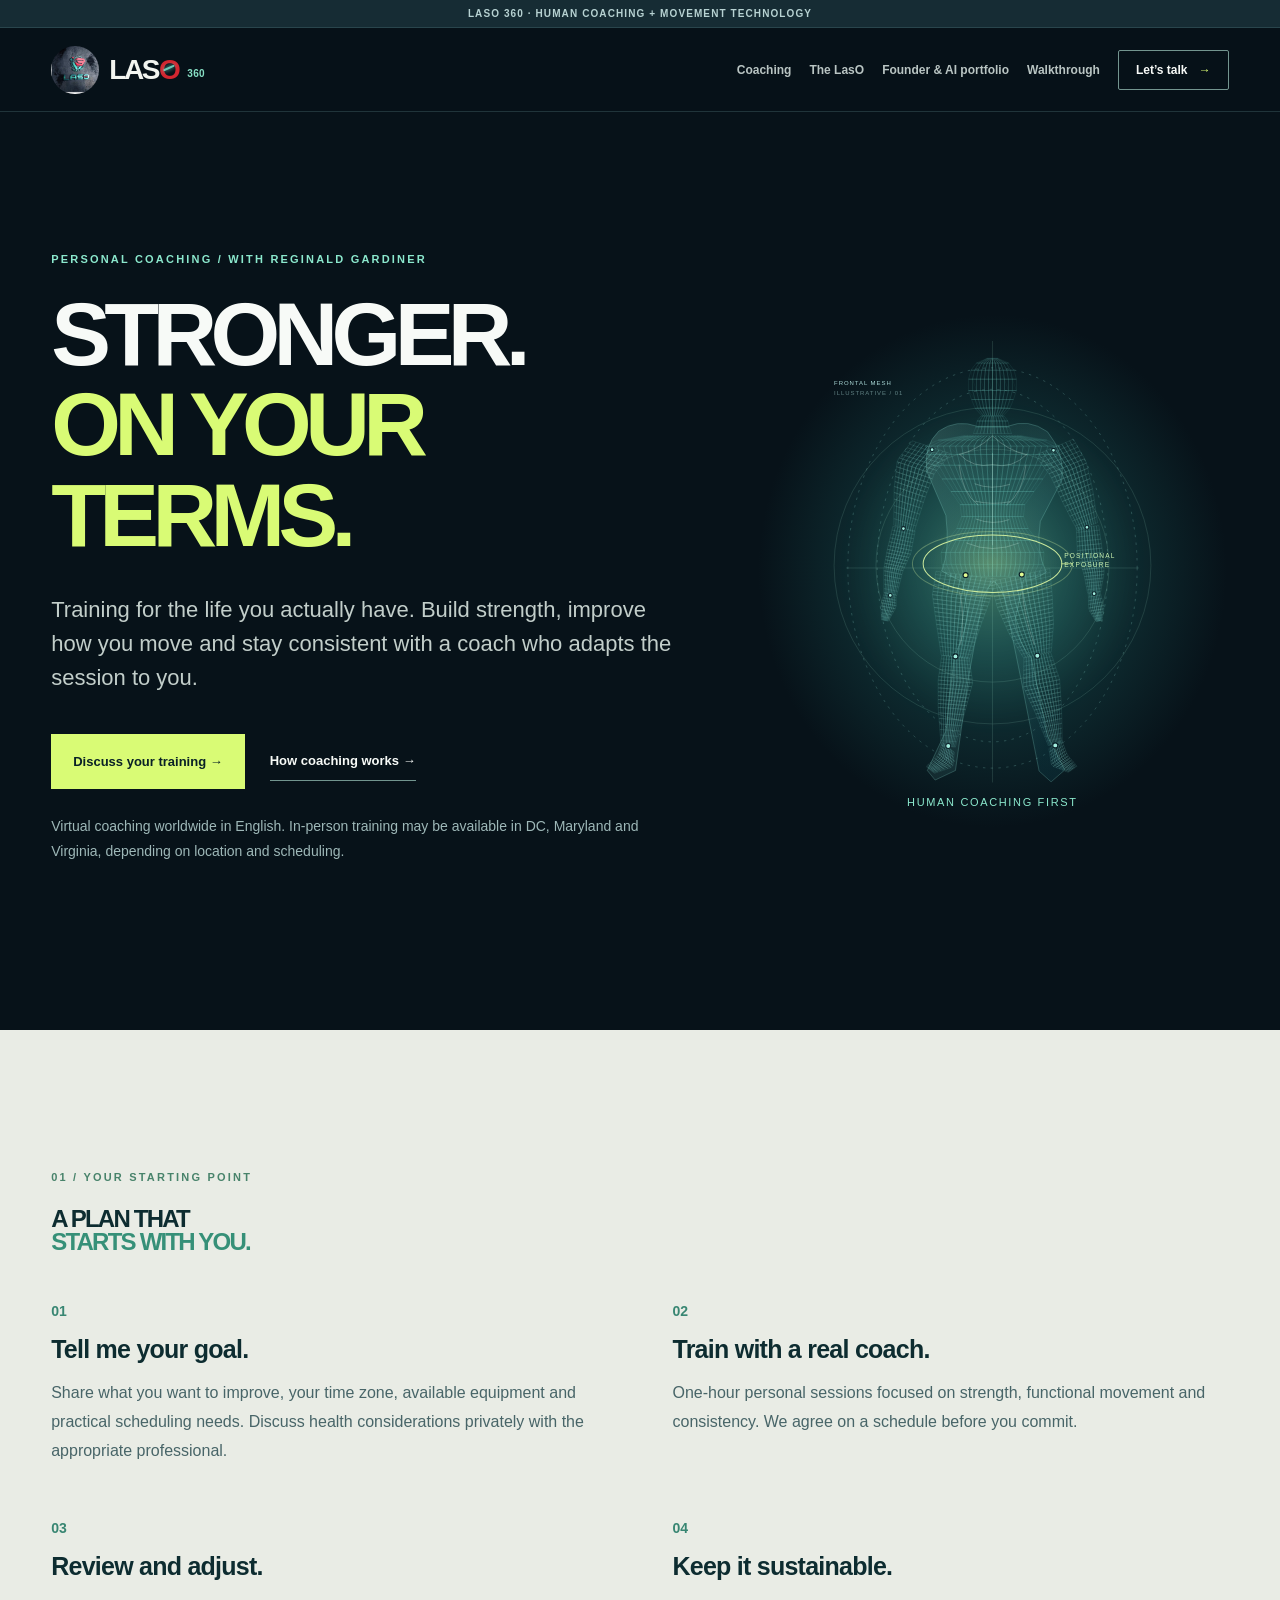
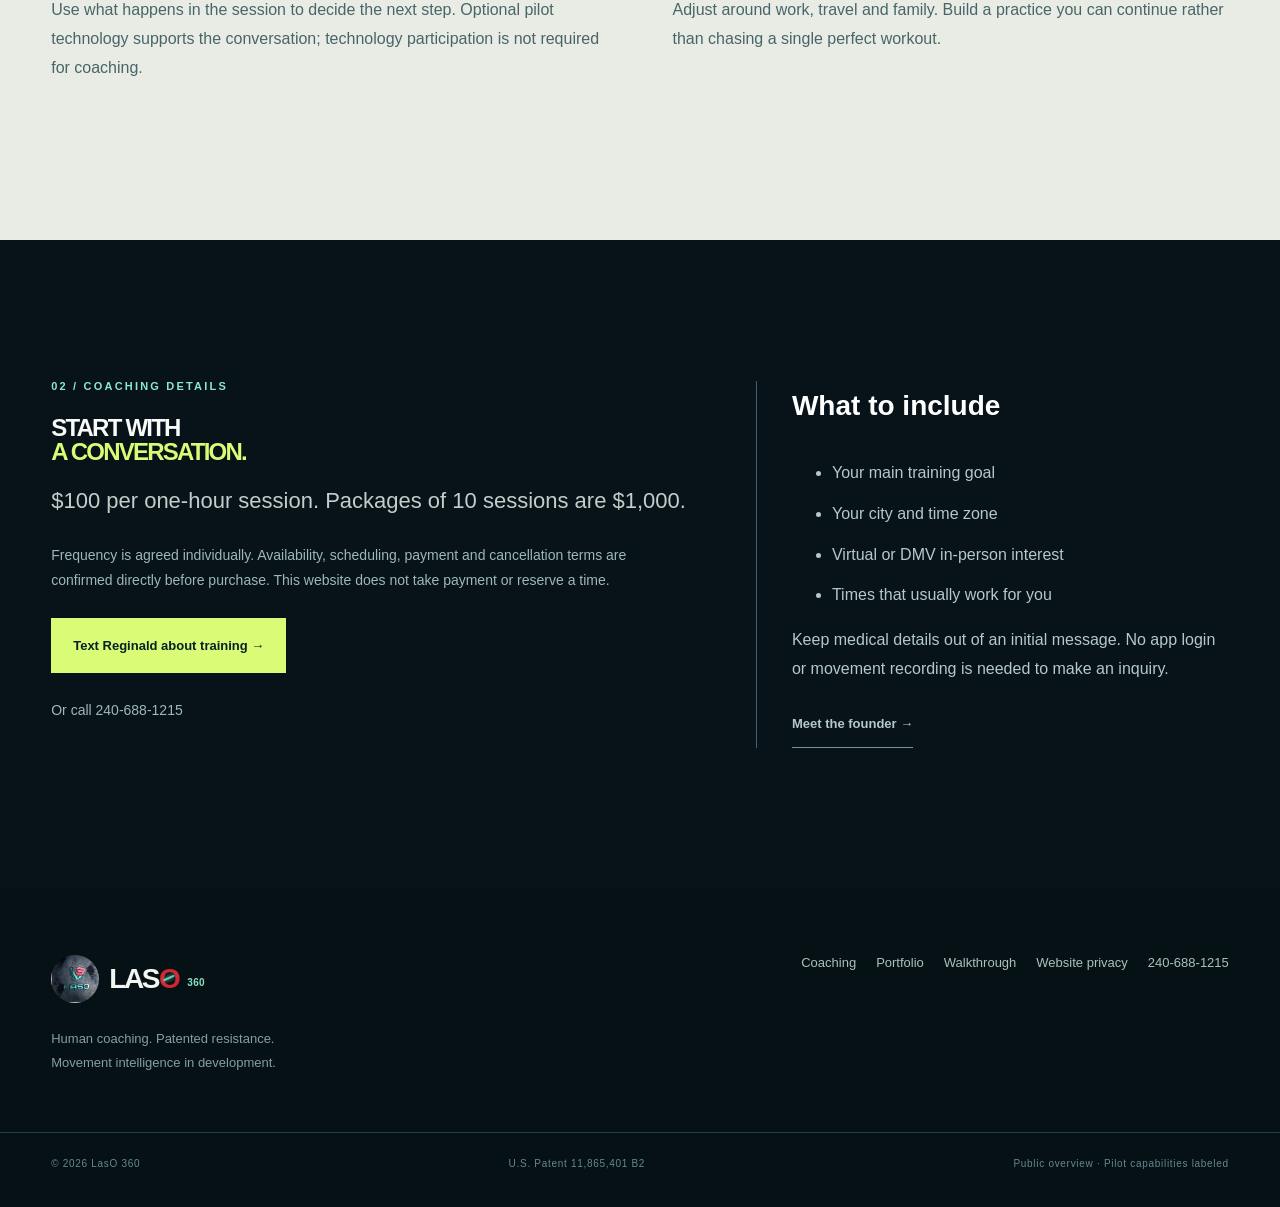
<file: coaching.html>
<!doctype html><html lang="en"><head><meta charset="utf-8"><meta name="viewport" content="width=device-width,initial-scale=1"><meta name="robots" content="noindex,nofollow"><meta name="theme-color" content="#071219"><meta name="description" content="Personal strength and functional movement coaching with Reginald Gardiner. Virtual worldwide and potential DMV in-person sessions."><title>Personal Coaching with Reginald Gardiner | LasO 360</title><link rel="stylesheet" href="site-preview.css?v=4"><link rel="stylesheet" href="public-site.css?v=1"></head><body><a class="skip" href="#main">Skip to content</a><div class="preview-bar">LASO 360 · HUMAN COACHING + MOVEMENT TECHNOLOGY</div><header class="masthead"><div class="container nav-inner"><a class="brand" href="index.html" aria-label="LasO 360 home"><img class="original-logo" src="laso-original.jpg" width="52" height="52" alt="LasO Team original logo"><span class="brand-wordmark" aria-hidden="true"><span>LAS</span><span class="brand-o">O</span><small>360</small></span></a><button class="menu-toggle" id="menuToggle" aria-controls="primaryNav" aria-expanded="false" aria-label="Open navigation"><span></span><span></span><span></span></button><nav id="primaryNav" class="nav-links" aria-label="Main navigation"><a href="coaching.html">Coaching</a><a href="index.html#system">The LasO</a><a href="portfolio.html">Founder &amp; AI portfolio</a><a href="demo.html">Walkthrough</a><a class="nav-cta" href="coaching.html#contact">Let’s talk <span aria-hidden="true">→</span></a></nav></div></header><main id="main"><section class="section"><div class="container coaching-grid"><div><div class="section-mark">PERSONAL COACHING / WITH REGINALD GARDINER</div><h1>STRONGER.<br><em>ON YOUR TERMS.</em></h1><p class="hero-sub">Training for the life you actually have. Build strength, improve how you move and stay consistent with a coach who adapts the session to you.</p><div class="hero-cta"><a class="btn btn-primary" href="#contact">Discuss your training →</a><a class="text-link" href="#approach">How coaching works →</a></div><p class="supporting">Virtual coaching worldwide in English. In-person training may be available in DC, Maryland and Virginia, depending on location and scheduling.</p></div><div class="coaching-art"><img src="anatomical-wireframe.svg" width="600" height="770" alt="Anatomical wireframe illustration of the body, not a client scan"><span>HUMAN COACHING FIRST</span></div></div></section>
<section class="section research-section" id="approach"><div class="container"><div class="section-mark">01 / YOUR STARTING POINT</div><h2>A PLAN THAT<br><em>STARTS WITH YOU.</em></h2><div class="capability-grid"><article><span class="step-num">01</span><h3>Tell me your goal.</h3><p>Share what you want to improve, your time zone, available equipment and practical scheduling needs. Discuss health considerations privately with the appropriate professional.</p></article><article><span class="step-num">02</span><h3>Train with a real coach.</h3><p>One-hour personal sessions focused on strength, functional movement and consistency. We agree on a schedule before you commit.</p></article><article><span class="step-num">03</span><h3>Review and adjust.</h3><p>Use what happens in the session to decide the next step. Optional pilot technology supports the conversation; technology participation is not required for coaching.</p></article><article><span class="step-num">04</span><h3>Keep it sustainable.</h3><p>Adjust around work, travel and family. Build a practice you can continue rather than chasing a single perfect workout.</p></article></div></div></section>
<section class="section" id="contact"><div class="container coaching-grid"><div><div class="section-mark">02 / COACHING DETAILS</div><h2>START WITH<br><em>A CONVERSATION.</em></h2><p class="hero-sub">$100 per one-hour session. Packages of 10 sessions are $1,000.</p><p class="supporting">Frequency is agreed individually. Availability, scheduling, payment and cancellation terms are confirmed directly before purchase. This website does not take payment or reserve a time.</p><a class="btn btn-primary" href="sms:+12406881215?body=Hello%20Reginald%2C%20I%20am%20interested%20in%20LasO%20coaching.%20My%20goal%20is%20____%20and%20my%20city%2Ftime%20zone%20is%20____.">Text Reginald about training →</a><p class="supporting"><a href="tel:+12406881215">Or call 240-688-1215</a></p></div><div class="inquiry-note"><h3>What to include</h3><ul><li>Your main training goal</li><li>Your city and time zone</li><li>Virtual or DMV in-person interest</li><li>Times that usually work for you</li></ul><p>Keep medical details out of an initial message. No app login or movement recording is needed to make an inquiry.</p><a class="text-link" href="portfolio.html">Meet the founder →</a></div></div></section></main><footer><div class="container footer-top"><div><a class="brand" href="index.html" aria-label="LasO home"><img class="original-logo" src="laso-original.jpg" width="52" height="52" alt="LasO Team original logo"><span class="brand-wordmark" aria-hidden="true"><span>LAS</span><span class="brand-o">O</span><small>360</small></span></a><p>Human coaching. Patented resistance.<br>Movement intelligence in development.</p></div><div class="footer-right"><a href="coaching.html">Coaching</a><a href="portfolio.html">Portfolio</a><a href="demo.html">Walkthrough</a><a href="privacy.html">Website privacy</a><a href="tel:+12406881215">240-688-1215</a></div></div><div class="container footer-bottom"><span>© <span id="year">2026</span> LasO 360</span><span>U.S. Patent 11,865,401 B2</span><span>Public overview · Pilot capabilities labeled</span></div></footer><script src="site-preview.js?v=2" defer></script><script src="public-site.js?v=1" defer></script></body></html>
</file>
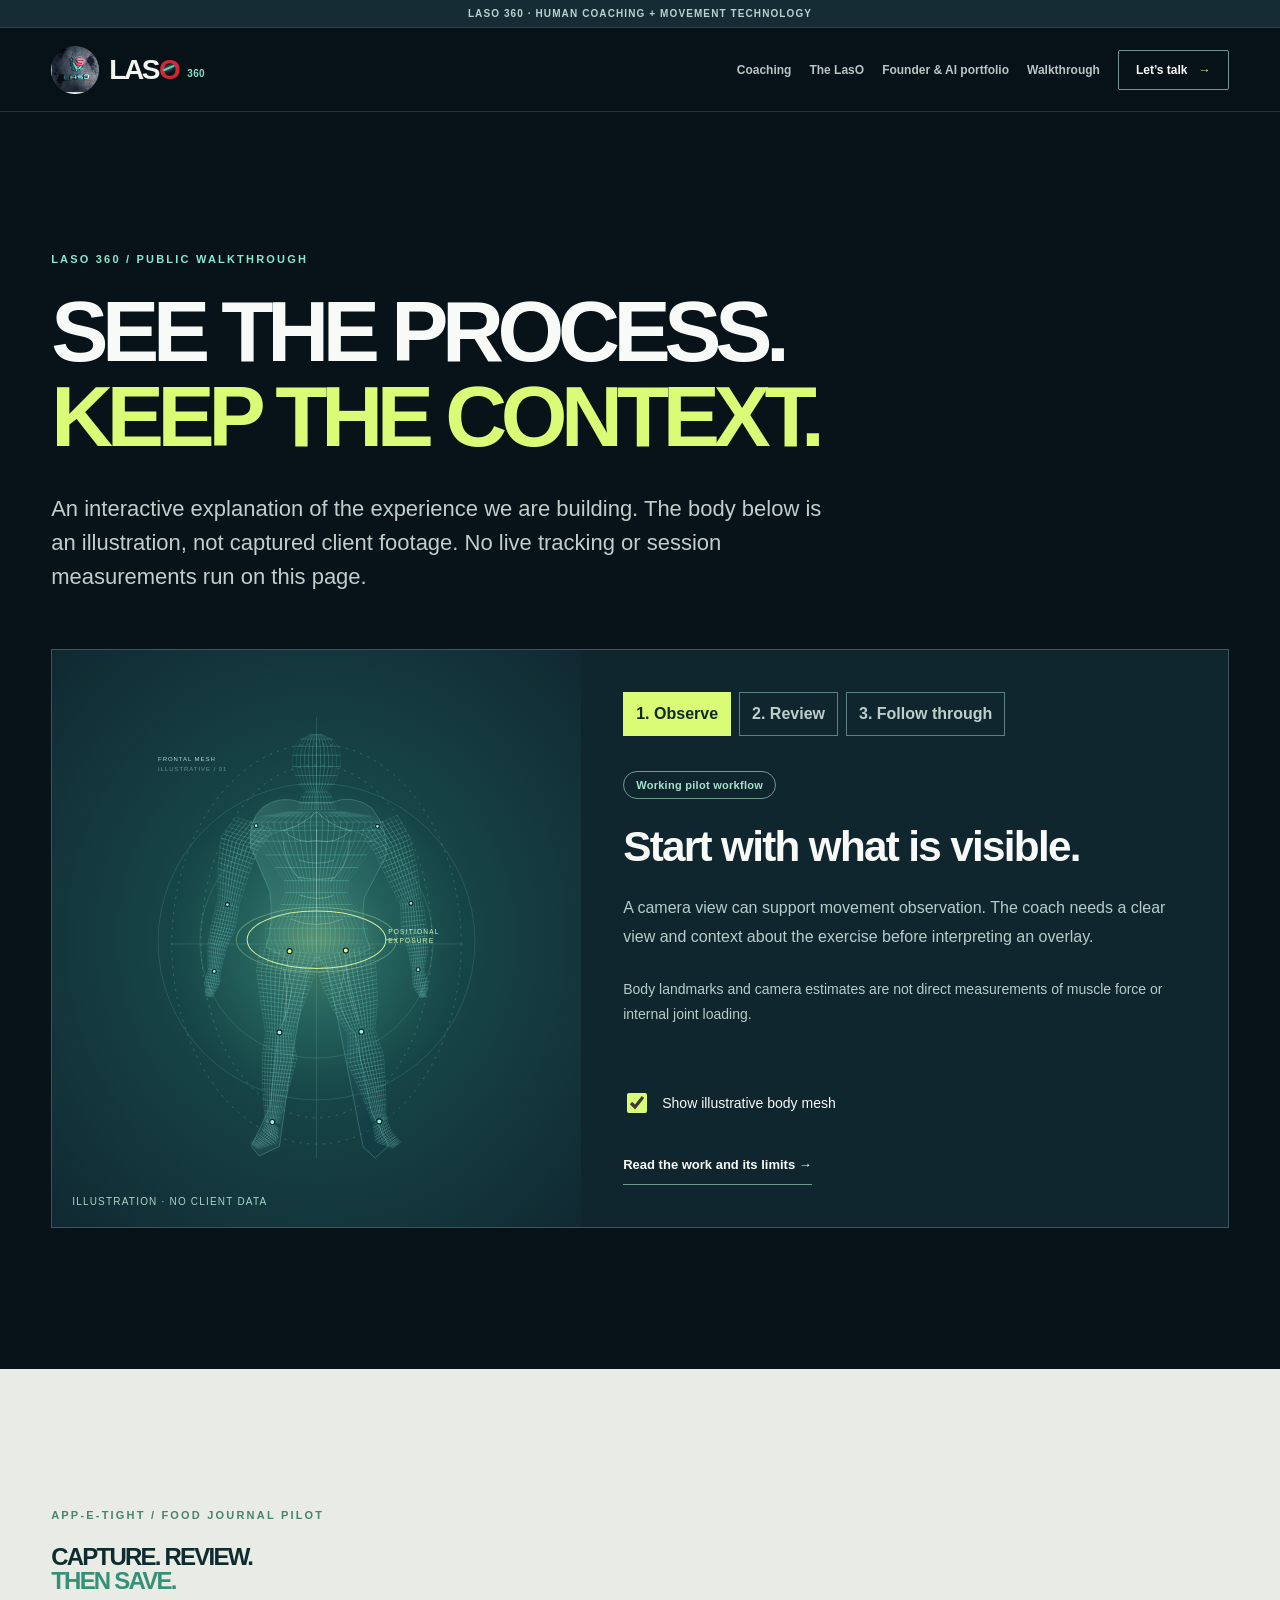
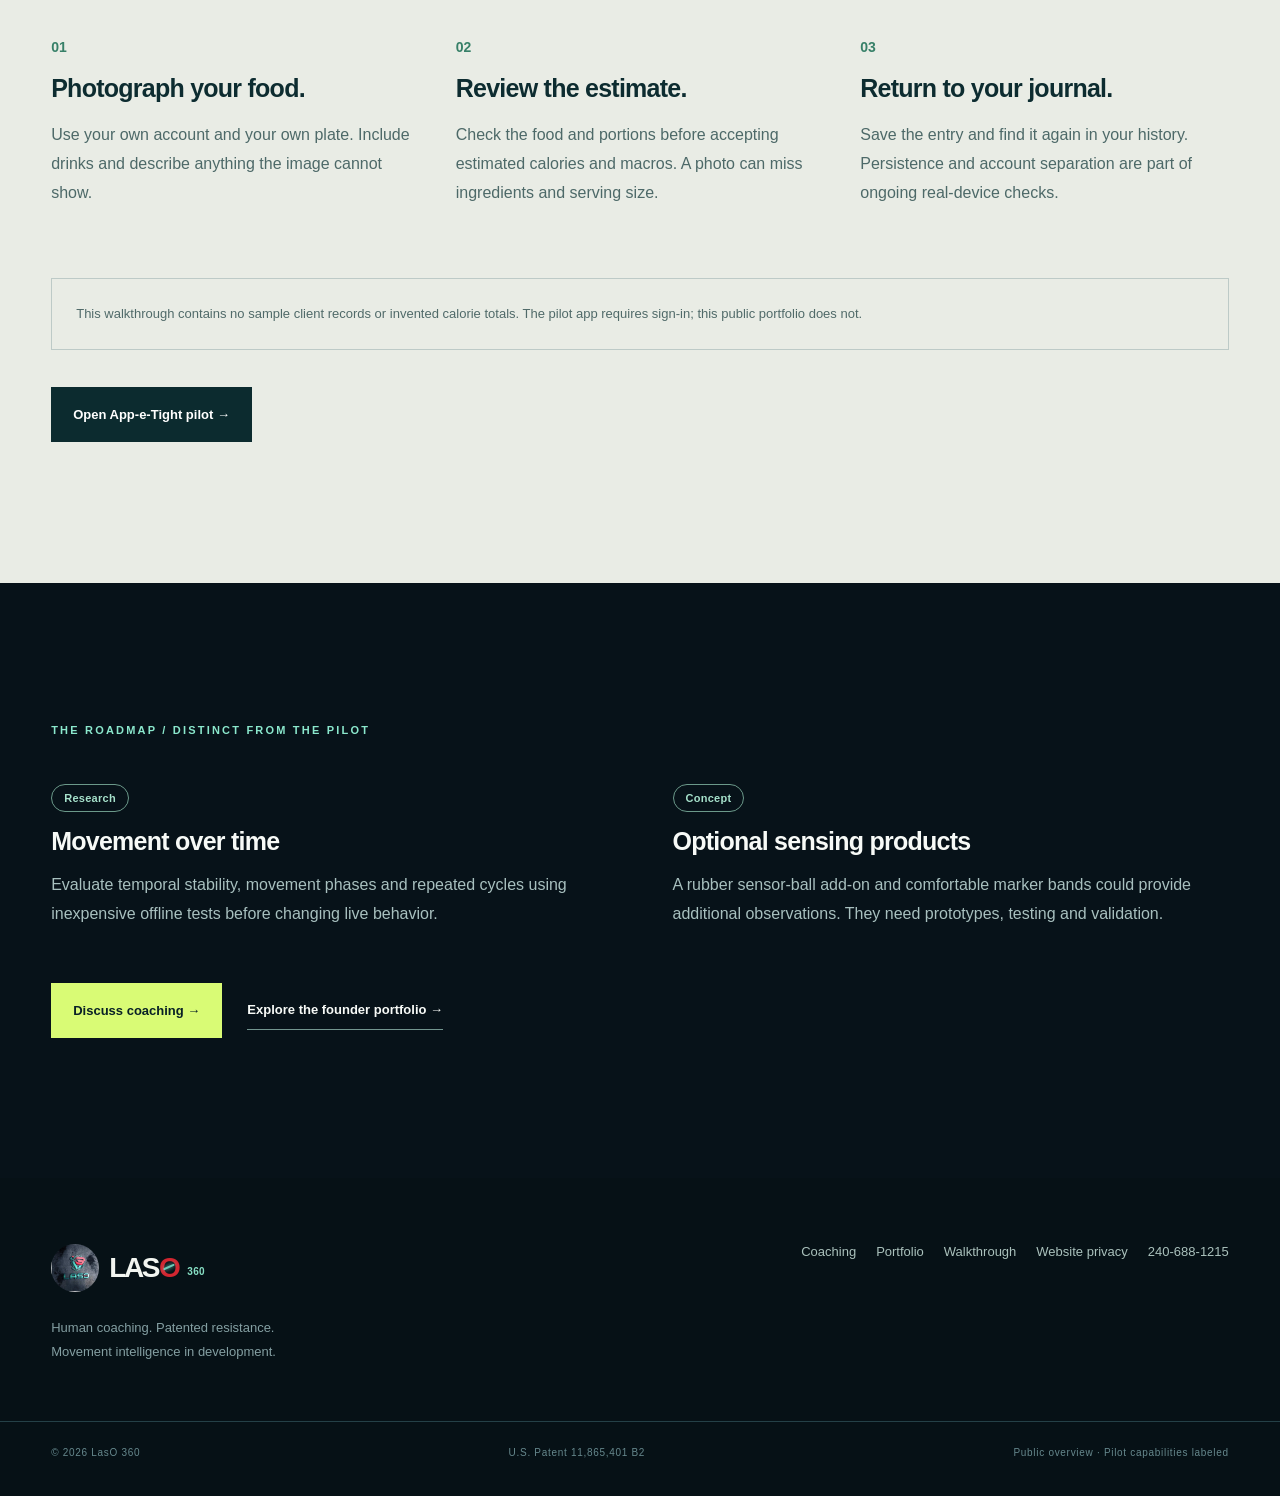
<file: demo.html>
<!doctype html><html lang="en"><head><meta charset="utf-8"><meta name="viewport" content="width=device-width,initial-scale=1"><meta name="robots" content="noindex,nofollow"><meta name="theme-color" content="#071219"><meta name="description" content="A public walkthrough of LasO’s human-guided movement and food-journaling approach, with clear pilot and research boundaries."><title>Movement and Nutrition Walkthrough | LasO 360</title><link rel="stylesheet" href="site-preview.css?v=4"><link rel="stylesheet" href="public-site.css?v=1"></head><body><a class="skip" href="#main">Skip to content</a><div class="preview-bar">LASO 360 · HUMAN COACHING + MOVEMENT TECHNOLOGY</div><header class="masthead"><div class="container nav-inner"><a class="brand" href="index.html" aria-label="LasO 360 home"><img class="original-logo" src="laso-original.jpg" width="52" height="52" alt="LasO Team original logo"><span class="brand-wordmark" aria-hidden="true"><span>LAS</span><span class="brand-o">O</span><small>360</small></span></a><button class="menu-toggle" id="menuToggle" aria-controls="primaryNav" aria-expanded="false" aria-label="Open navigation"><span></span><span></span><span></span></button><nav id="primaryNav" class="nav-links" aria-label="Main navigation"><a href="coaching.html">Coaching</a><a href="index.html#system">The LasO</a><a href="portfolio.html">Founder &amp; AI portfolio</a><a href="demo.html">Walkthrough</a><a class="nav-cta" href="coaching.html#contact">Let’s talk <span aria-hidden="true">→</span></a></nav></div></header><main id="main"><section class="section"><div class="container"><div class="section-mark">LASO 360 / PUBLIC WALKTHROUGH</div><h1>SEE THE PROCESS.<br><em>KEEP THE CONTEXT.</em></h1><p class="hero-sub">An interactive explanation of the experience we are building. The body below is an illustration, not captured client footage. No live tracking or session measurements run on this page.</p><div class="walkthrough"><div class="walk-visual"><img src="anatomical-wireframe.svg" width="600" height="770" alt="Illustrative anatomical body mesh"><span class="demo-disclosure">ILLUSTRATION · NO CLIENT DATA</span></div><div class="walk-copy"><div class="demo-controls" role="group" aria-label="Walkthrough steps"><button data-step="0" aria-pressed="true">1. Observe</button><button data-step="1" aria-pressed="false">2. Review</button><button data-step="2" aria-pressed="false">3. Follow through</button></div><div id="walk-panel" aria-live="polite"><span class="badge">Working pilot workflow</span><h2>Start with what is visible.</h2><p>A camera view can support movement observation. The coach needs a clear view and context about the exercise before interpreting an overlay.</p><p class="supporting">Body landmarks and camera estimates are not direct measurements of muscle force or internal joint loading.</p></div><label class="mesh-toggle"><input id="meshToggle" type="checkbox" checked> Show illustrative body mesh</label><a class="text-link" href="portfolio.html#work">Read the work and its limits →</a></div></div></div></section>
<section class="section research-section"><div class="container"><div class="section-mark">APP-E-TIGHT / FOOD JOURNAL PILOT</div><h2>CAPTURE. REVIEW.<br><em>THEN SAVE.</em></h2><div class="food-steps"><article><span>01</span><h3>Photograph your food.</h3><p>Use your own account and your own plate. Include drinks and describe anything the image cannot show.</p></article><article><span>02</span><h3>Review the estimate.</h3><p>Check the food and portions before accepting estimated calories and macros. A photo can miss ingredients and serving size.</p></article><article><span>03</span><h3>Return to your journal.</h3><p>Save the entry and find it again in your history. Persistence and account separation are part of ongoing real-device checks.</p></article></div><p class="research-footnote">This walkthrough contains no sample client records or invented calorie totals. The pilot app requires sign-in; this public portfolio does not.</p><a class="btn btn-dark" href="https://app-e-tight.netlify.app/pilot/" target="_blank" rel="noopener noreferrer">Open App-e-Tight pilot →</a></div></section>
<section class="section"><div class="container"><div class="section-mark">THE ROADMAP / DISTINCT FROM THE PILOT</div><div class="capability-grid"><article><span class="badge">Research</span><h3>Movement over time</h3><p>Evaluate temporal stability, movement phases and repeated cycles using inexpensive offline tests before changing live behavior.</p></article><article><span class="badge">Concept</span><h3>Optional sensing products</h3><p>A rubber sensor-ball add-on and comfortable marker bands could provide additional observations. They need prototypes, testing and validation.</p></article></div><div class="hero-cta"><a class="btn btn-primary" href="coaching.html#contact">Discuss coaching →</a><a class="text-link" href="portfolio.html">Explore the founder portfolio →</a></div></div></section></main><footer><div class="container footer-top"><div><a class="brand" href="index.html" aria-label="LasO home"><img class="original-logo" src="laso-original.jpg" width="52" height="52" alt="LasO Team original logo"><span class="brand-wordmark" aria-hidden="true"><span>LAS</span><span class="brand-o">O</span><small>360</small></span></a><p>Human coaching. Patented resistance.<br>Movement intelligence in development.</p></div><div class="footer-right"><a href="coaching.html">Coaching</a><a href="portfolio.html">Portfolio</a><a href="demo.html">Walkthrough</a><a href="privacy.html">Website privacy</a><a href="tel:+12406881215">240-688-1215</a></div></div><div class="container footer-bottom"><span>© <span id="year">2026</span> LasO 360</span><span>U.S. Patent 11,865,401 B2</span><span>Public overview · Pilot capabilities labeled</span></div></footer><script src="site-preview.js?v=2" defer></script><script src="public-site.js?v=1" defer></script></body></html>
</file>
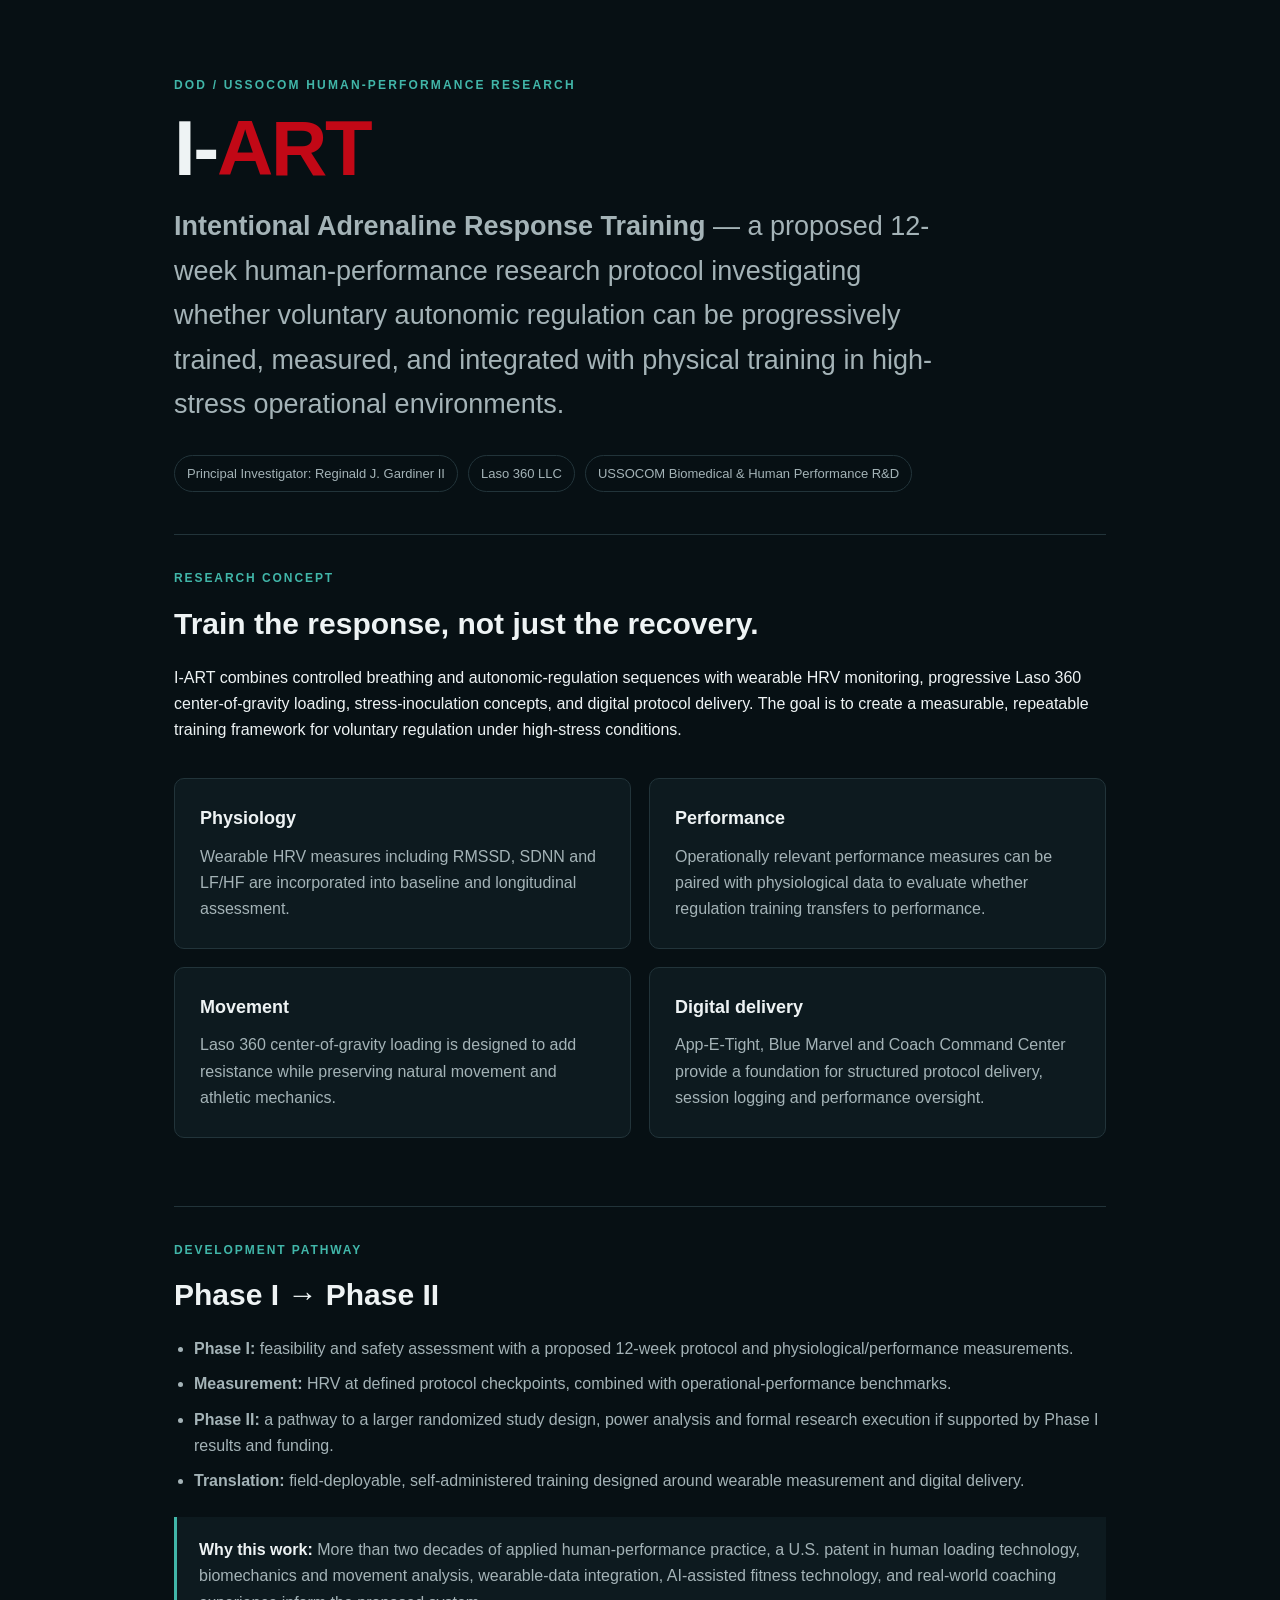
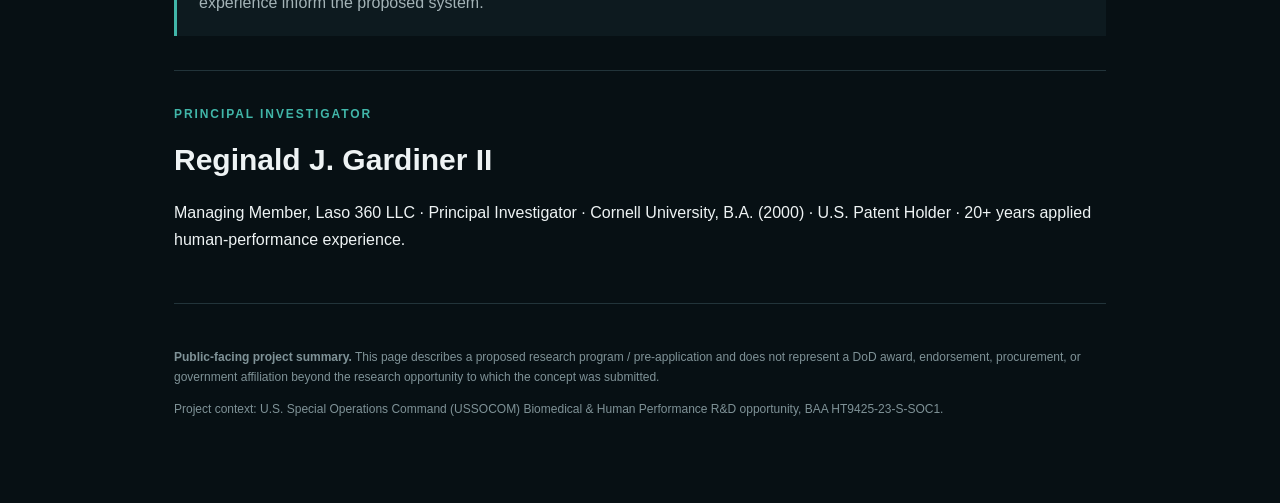
<file: i-art.html>
<!DOCTYPE html>
<html lang="en">
<head>
<meta charset="UTF-8">
<meta name="viewport" content="width=device-width, initial-scale=1">
<title>I-ART | DoD / USSOCOM Human-Performance Research</title>
<meta name="description" content="I-ART — Intentional Adrenaline Response Training. A proposed human-performance research program by Reginald J. Gardiner II and Laso 360 LLC.">
<style>
:root{--bg:#071014;--panel:#0d1a1f;--line:#22343a;--text:#eef3f4;--muted:#a4b3b7;--accent:#41b6a9;--accent2:#c20816;--max:980px}
*{box-sizing:border-box}body{margin:0;background:var(--bg);color:var(--text);font-family:Inter,Arial,sans-serif;line-height:1.65}main{max-width:var(--max);margin:auto;padding:48px 24px 72px}.eyebrow{color:var(--accent);font-size:12px;font-weight:700;letter-spacing:.18em;text-transform:uppercase}.hero{padding:28px 0 42px;border-bottom:1px solid var(--line)}h1{font-size:clamp(42px,8vw,78px);line-height:.98;margin:14px 0 18px;letter-spacing:-.03em}h1 span{color:var(--accent2)}.subtitle{font-size:clamp(19px,3vw,27px);max-width:760px;color:var(--muted);margin:0}.meta{display:flex;flex-wrap:wrap;gap:10px;margin-top:28px}.tag{border:1px solid var(--line);border-radius:999px;padding:7px 12px;color:var(--muted);font-size:13px}.grid{display:grid;grid-template-columns:1fr 1fr;gap:18px;margin:34px 0}.card{background:var(--panel);border:1px solid var(--line);border-radius:10px;padding:25px}.card h2{font-size:18px;margin:0 0 10px}.card p{color:var(--muted);margin:0}.wide{grid-column:1/-1}section{padding:34px 0;border-bottom:1px solid var(--line)}section:last-child{border-bottom:0}.section-label{font-size:12px;color:var(--accent);font-weight:700;letter-spacing:.16em;text-transform:uppercase;margin-bottom:10px}h2{font-size:30px;margin:0 0 16px}ul{margin:0;padding-left:20px;color:var(--muted)}li{margin:9px 0}.callout{border-left:3px solid var(--accent);background:var(--panel);padding:20px 22px;margin-top:22px;color:var(--muted)}.callout strong{color:var(--text)}.footer{padding-top:32px;color:#7f9297;font-size:12px}.footer a{color:var(--accent)}@media(max-width:700px){.grid{grid-template-columns:1fr}.wide{grid-column:auto}}
</style>
</head>
<body>
<main>
<header class="hero">
<div class="eyebrow">DoD / USSOCOM Human-Performance Research</div>
<h1>I-<span>ART</span></h1>
<p class="subtitle"><strong>Intentional Adrenaline Response Training</strong> — a proposed 12-week human-performance research protocol investigating whether voluntary autonomic regulation can be progressively trained, measured, and integrated with physical training in high-stress operational environments.</p>
<div class="meta"><div class="tag">Principal Investigator: Reginald J. Gardiner II</div><div class="tag">Laso 360 LLC</div><div class="tag">USSOCOM Biomedical &amp; Human Performance R&amp;D</div></div>
</header>

<section>
<div class="section-label">Research concept</div>
<h2>Train the response, not just the recovery.</h2>
<p>I-ART combines controlled breathing and autonomic-regulation sequences with wearable HRV monitoring, progressive Laso 360 center-of-gravity loading, stress-inoculation concepts, and digital protocol delivery. The goal is to create a measurable, repeatable training framework for voluntary regulation under high-stress conditions.</p>
<div class="grid">
<div class="card"><h2>Physiology</h2><p>Wearable HRV measures including RMSSD, SDNN and LF/HF are incorporated into baseline and longitudinal assessment.</p></div>
<div class="card"><h2>Performance</h2><p>Operationally relevant performance measures can be paired with physiological data to evaluate whether regulation training transfers to performance.</p></div>
<div class="card"><h2>Movement</h2><p>Laso 360 center-of-gravity loading is designed to add resistance while preserving natural movement and athletic mechanics.</p></div>
<div class="card"><h2>Digital delivery</h2><p>App-E-Tight, Blue Marvel and Coach Command Center provide a foundation for structured protocol delivery, session logging and performance oversight.</p></div>
</div>
</section>

<section>
<div class="section-label">Development pathway</div>
<h2>Phase I → Phase II</h2>
<ul>
<li><strong>Phase I:</strong> feasibility and safety assessment with a proposed 12-week protocol and physiological/performance measurements.</li>
<li><strong>Measurement:</strong> HRV at defined protocol checkpoints, combined with operational-performance benchmarks.</li>
<li><strong>Phase II:</strong> a pathway to a larger randomized study design, power analysis and formal research execution if supported by Phase I results and funding.</li>
<li><strong>Translation:</strong> field-deployable, self-administered training designed around wearable measurement and digital delivery.</li>
</ul>
<div class="callout"><strong>Why this work:</strong> More than two decades of applied human-performance practice, a U.S. patent in human loading technology, biomechanics and movement analysis, wearable-data integration, AI-assisted fitness technology, and real-world coaching experience inform the proposed system.</div>
</section>

<section>
<div class="section-label">Principal investigator</div>
<h2>Reginald J. Gardiner II</h2>
<p>Managing Member, Laso 360 LLC · Principal Investigator · Cornell University, B.A. (2000) · U.S. Patent Holder · 20+ years applied human-performance experience.</p>
</section>

<footer class="footer">
<p><strong>Public-facing project summary.</strong> This page describes a proposed research program / pre-application and does not represent a DoD award, endorsement, procurement, or government affiliation beyond the research opportunity to which the concept was submitted.</p>
<p>Project context: U.S. Special Operations Command (USSOCOM) Biomedical &amp; Human Performance R&amp;D opportunity, BAA HT9425-23-S-SOC1.</p>
</footer>
</main>
</body>
</html>
</file>
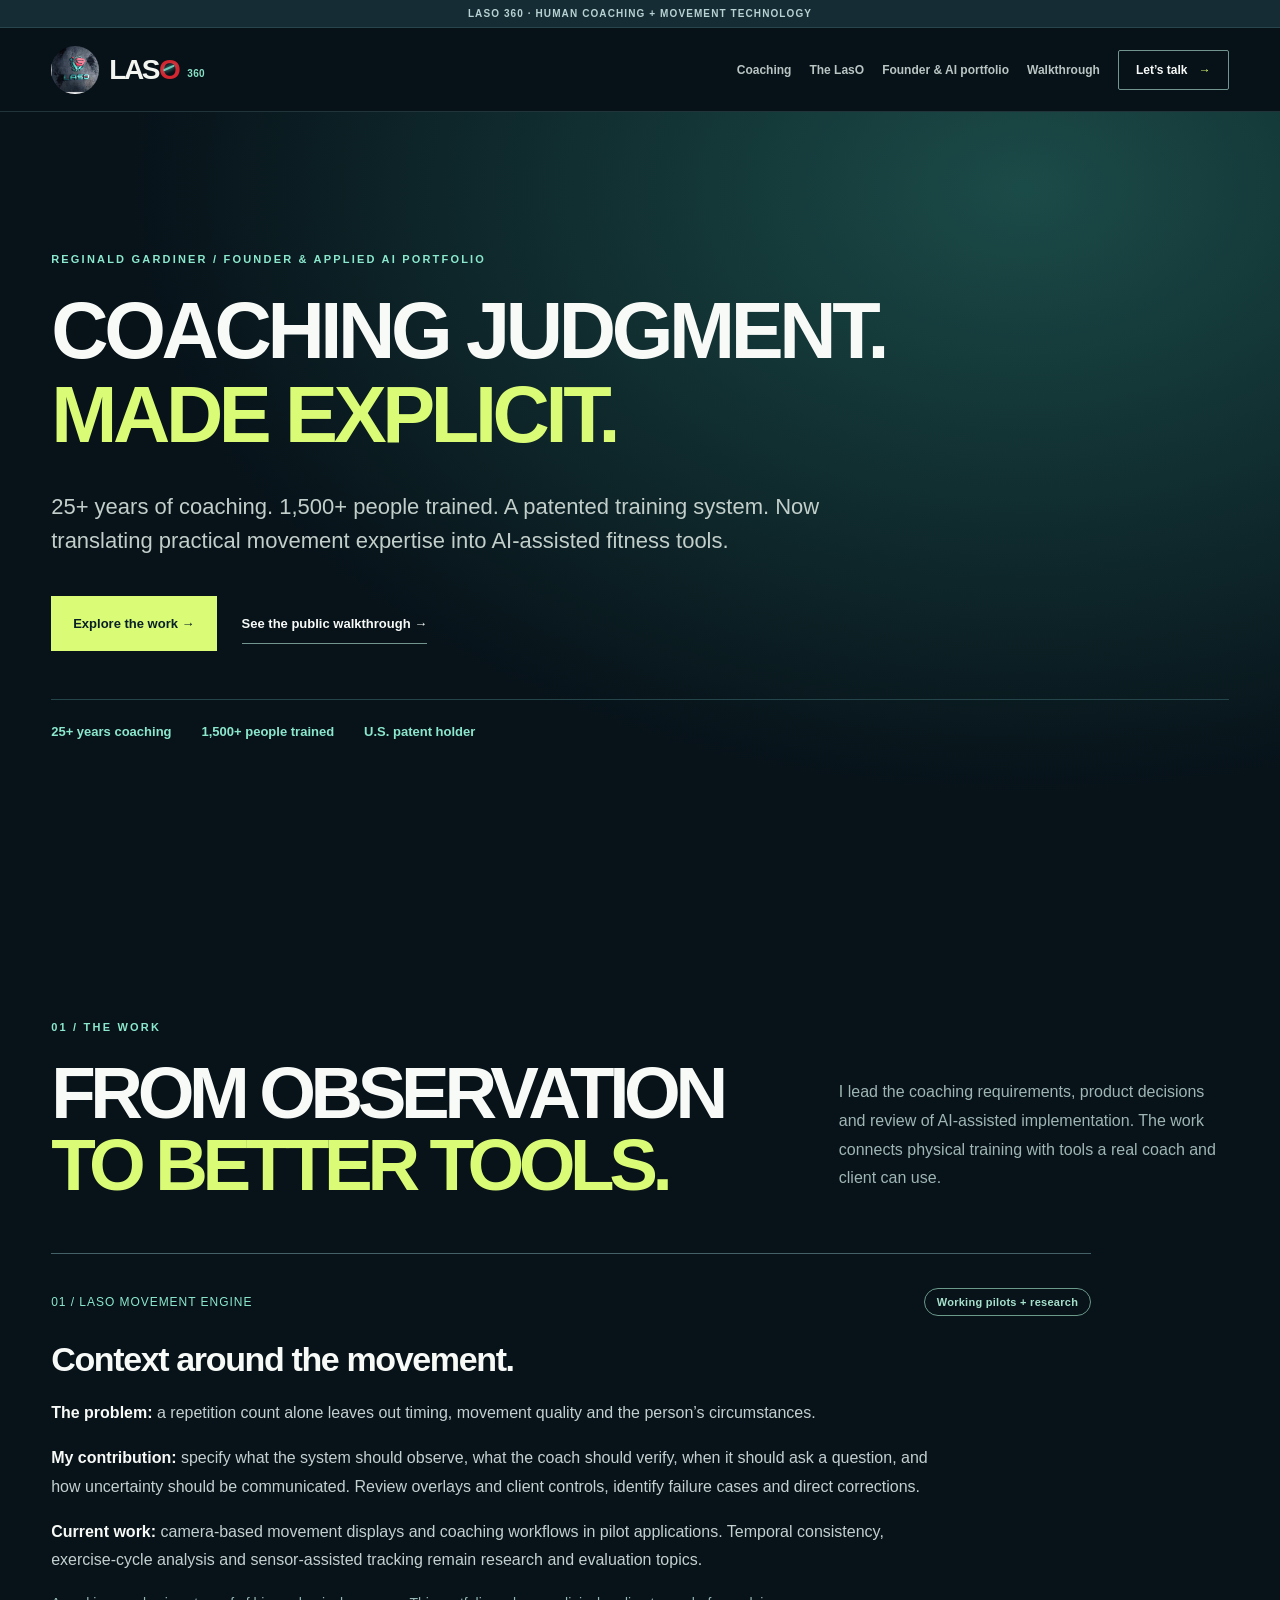
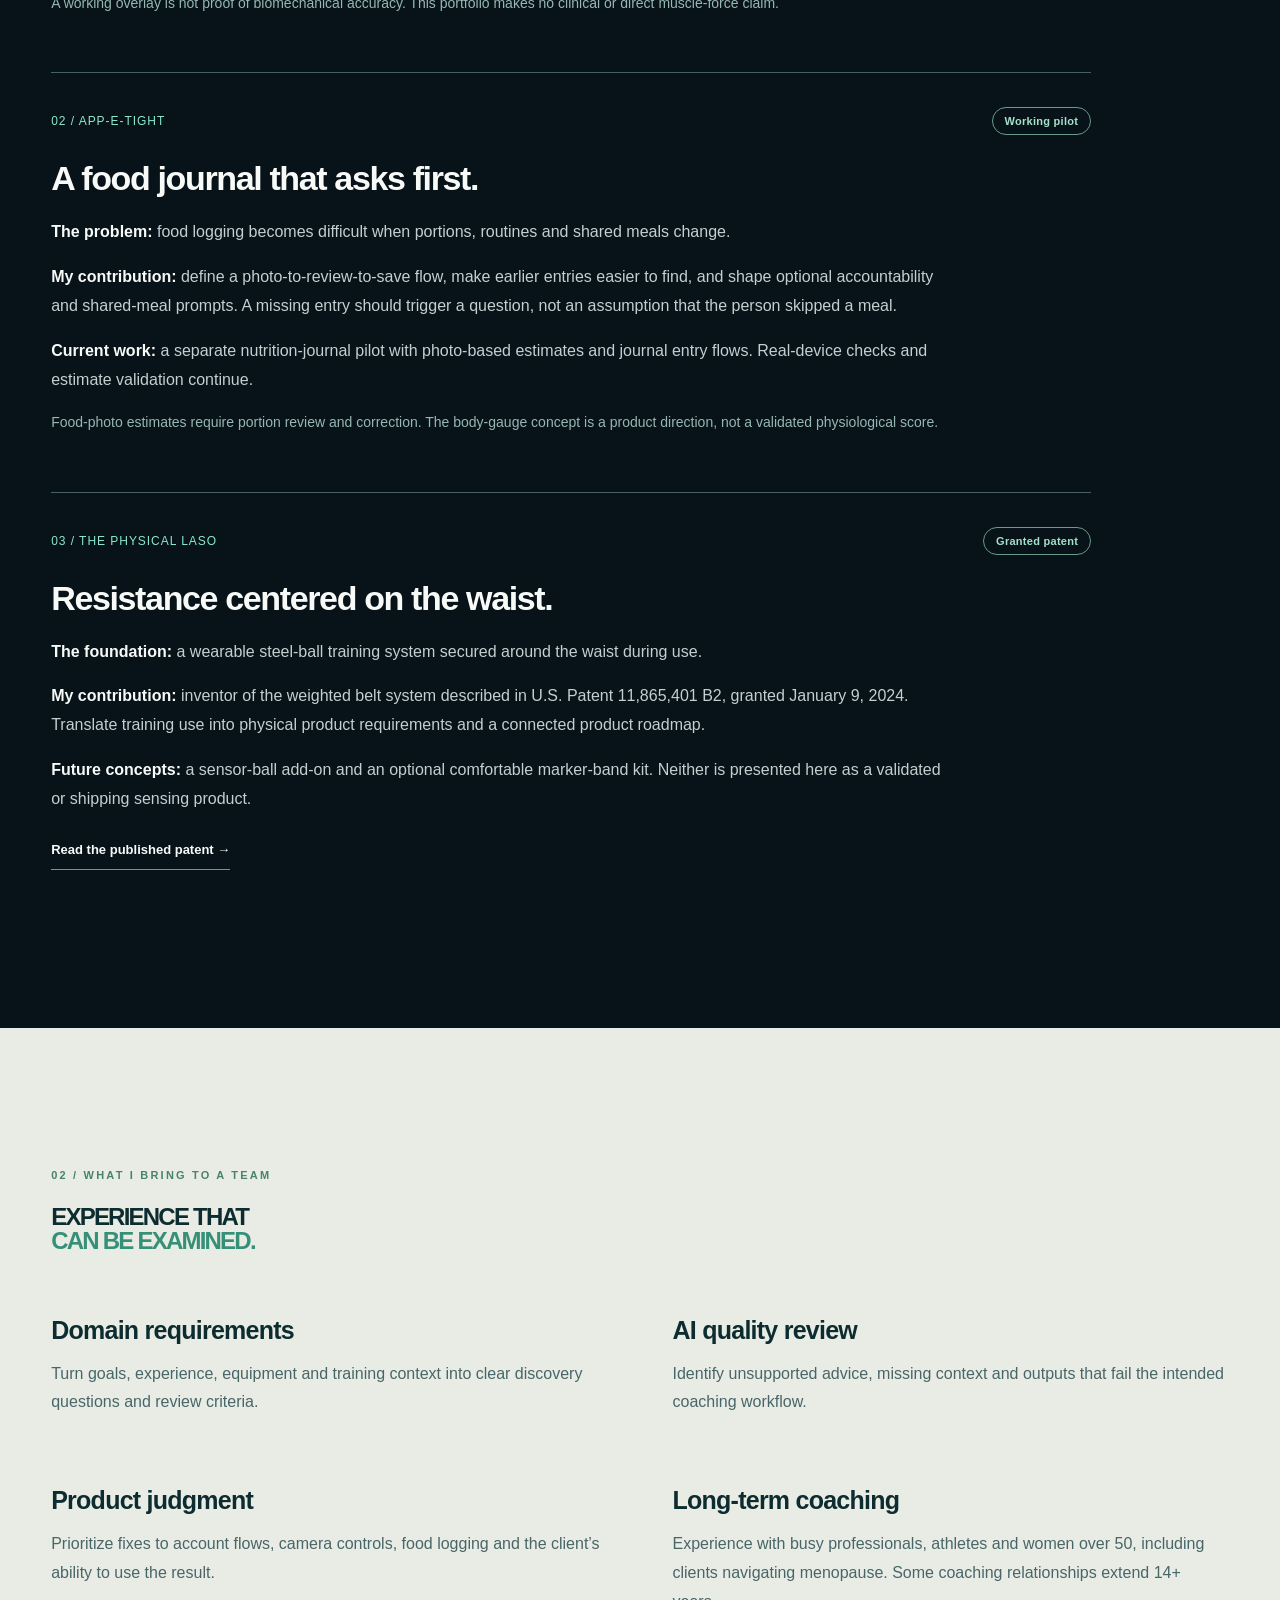
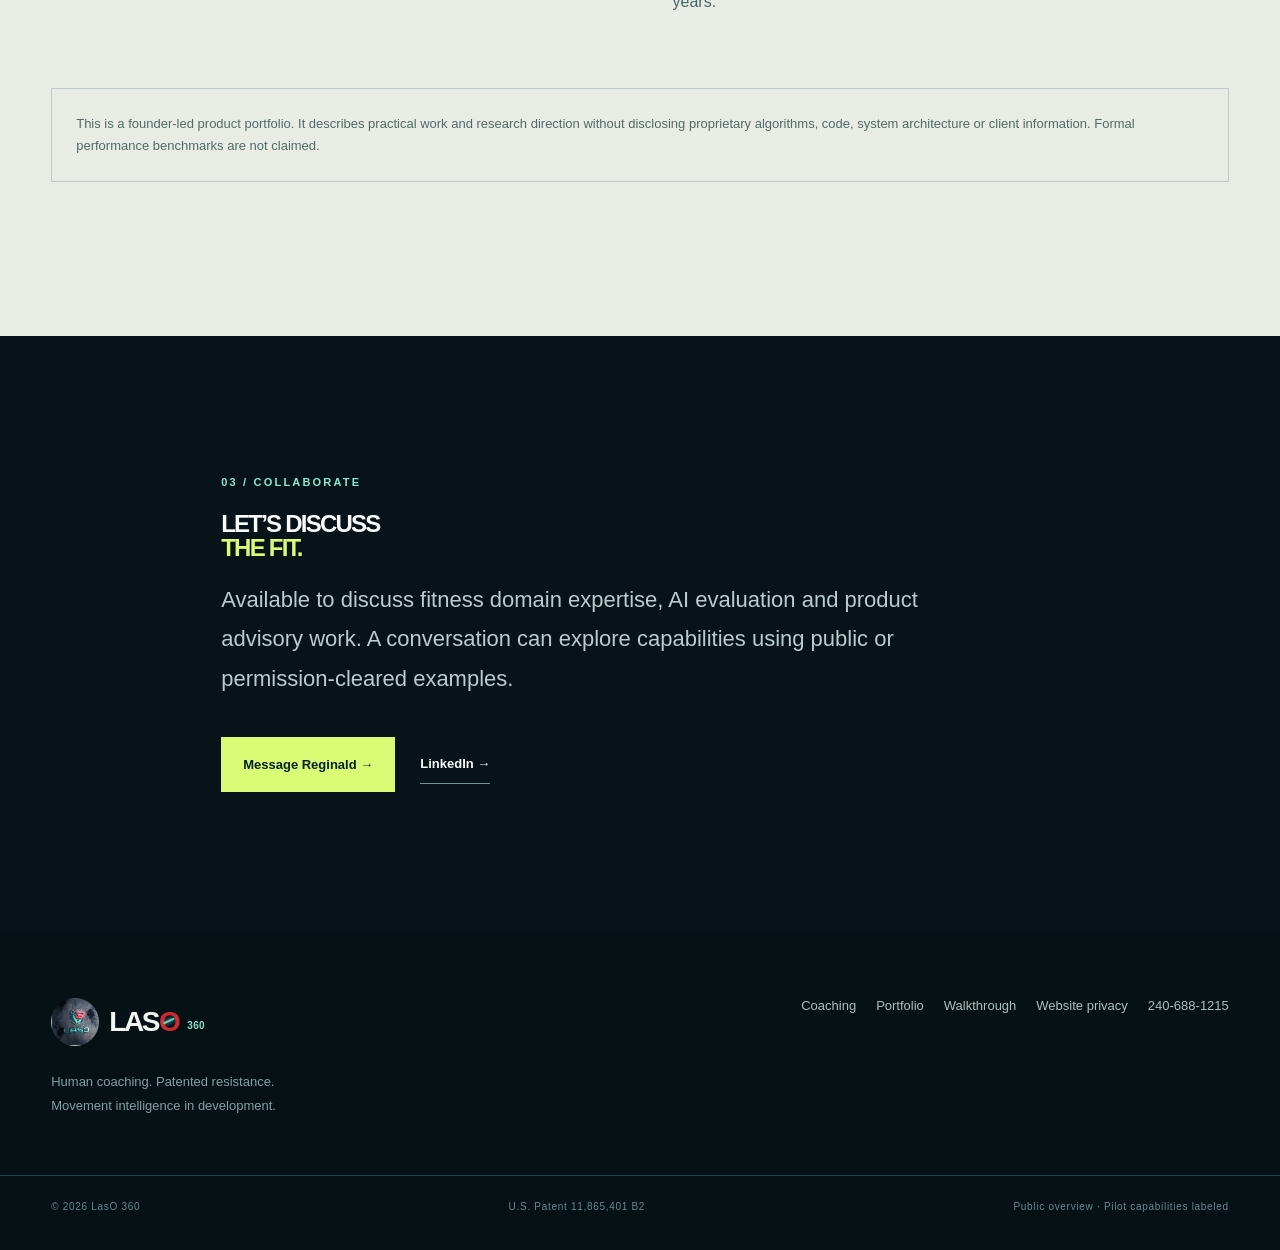
<file: portfolio.html>
<!doctype html><html lang="en"><head><meta charset="utf-8"><meta name="viewport" content="width=device-width,initial-scale=1"><meta name="robots" content="noindex,nofollow"><meta name="theme-color" content="#071219"><meta name="description" content="Reginald Gardiner’s coaching expertise, patented LasO training system and AI-assisted fitness product portfolio."><title>Reginald Gardiner Founder and Applied AI Portfolio | LasO 360</title><link rel="stylesheet" href="site-preview.css?v=4"><link rel="stylesheet" href="public-site.css?v=1"></head><body><a class="skip" href="#main">Skip to content</a><div class="preview-bar">LASO 360 · HUMAN COACHING + MOVEMENT TECHNOLOGY</div><header class="masthead"><div class="container nav-inner"><a class="brand" href="index.html" aria-label="LasO 360 home"><img class="original-logo" src="laso-original.jpg" width="52" height="52" alt="LasO Team original logo"><span class="brand-wordmark" aria-hidden="true"><span>LAS</span><span class="brand-o">O</span><small>360</small></span></a><button class="menu-toggle" id="menuToggle" aria-controls="primaryNav" aria-expanded="false" aria-label="Open navigation"><span></span><span></span><span></span></button><nav id="primaryNav" class="nav-links" aria-label="Main navigation"><a href="coaching.html">Coaching</a><a href="index.html#system">The LasO</a><a href="portfolio.html">Founder &amp; AI portfolio</a><a href="demo.html">Walkthrough</a><a class="nav-cta" href="coaching.html#contact">Let’s talk <span aria-hidden="true">→</span></a></nav></div></header><main id="main"><section class="section portfolio-hero"><div class="container"><div class="section-mark">REGINALD GARDINER / FOUNDER &amp; APPLIED AI PORTFOLIO</div><h1>COACHING JUDGMENT.<br><em>MADE EXPLICIT.</em></h1><p class="hero-sub">25+ years of coaching. 1,500+ people trained. A patented training system. Now translating practical movement expertise into AI-assisted fitness tools.</p><div class="hero-cta"><a class="btn btn-primary" href="#work">Explore the work →</a><a class="text-link" href="demo.html">See the public walkthrough →</a></div><div class="evidence-strip"><span>25+ years coaching</span><span>1,500+ people trained</span><span>U.S. patent holder</span></div></div></section>
<section class="section" id="work"><div class="container"><div class="section-top"><div><div class="section-mark">01 / THE WORK</div><h2>FROM OBSERVATION<br><em>TO BETTER TOOLS.</em></h2></div><p class="section-lead">I lead the coaching requirements, product decisions and review of AI-assisted implementation. The work connects physical training with tools a real coach and client can use.</p></div><div class="portfolio-cases">
<article class="case"><div class="case-top"><span>01 / LASO MOVEMENT ENGINE</span><span class="badge">Working pilots + research</span></div><h3>Context around the movement.</h3><p><strong>The problem:</strong> a repetition count alone leaves out timing, movement quality and the person’s circumstances.</p><p><strong>My contribution:</strong> specify what the system should observe, what the coach should verify, when it should ask a question, and how uncertainty should be communicated. Review overlays and client controls, identify failure cases and direct corrections.</p><p><strong>Current work:</strong> camera-based movement displays and coaching workflows in pilot applications. Temporal consistency, exercise-cycle analysis and sensor-assisted tracking remain research and evaluation topics.</p><p class="case-limit">A working overlay is not proof of biomechanical accuracy. This portfolio makes no clinical or direct muscle-force claim.</p></article>
<article class="case"><div class="case-top"><span>02 / APP-E-TIGHT</span><span class="badge">Working pilot</span></div><h3>A food journal that asks first.</h3><p><strong>The problem:</strong> food logging becomes difficult when portions, routines and shared meals change.</p><p><strong>My contribution:</strong> define a photo-to-review-to-save flow, make earlier entries easier to find, and shape optional accountability and shared-meal prompts. A missing entry should trigger a question, not an assumption that the person skipped a meal.</p><p><strong>Current work:</strong> a separate nutrition-journal pilot with photo-based estimates and journal entry flows. Real-device checks and estimate validation continue.</p><p class="case-limit">Food-photo estimates require portion review and correction. The body-gauge concept is a product direction, not a validated physiological score.</p></article>
<article class="case"><div class="case-top"><span>03 / THE PHYSICAL LASO</span><span class="badge">Granted patent</span></div><h3>Resistance centered on the waist.</h3><p><strong>The foundation:</strong> a wearable steel-ball training system secured around the waist during use.</p><p><strong>My contribution:</strong> inventor of the weighted belt system described in U.S. Patent 11,865,401 B2, granted January 9, 2024. Translate training use into physical product requirements and a connected product roadmap.</p><p><strong>Future concepts:</strong> a sensor-ball add-on and an optional comfortable marker-band kit. Neither is presented here as a validated or shipping sensing product.</p><a class="text-link" href="https://patents.google.com/patent/US11865401B2/en" target="_blank" rel="noopener noreferrer">Read the published patent →</a></article></div></div></section>
<section class="section research-section"><div class="container"><div class="section-mark">02 / WHAT I BRING TO A TEAM</div><h2>EXPERIENCE THAT<br><em>CAN BE EXAMINED.</em></h2><div class="capability-grid"><article><h3>Domain requirements</h3><p>Turn goals, experience, equipment and training context into clear discovery questions and review criteria.</p></article><article><h3>AI quality review</h3><p>Identify unsupported advice, missing context and outputs that fail the intended coaching workflow.</p></article><article><h3>Product judgment</h3><p>Prioritize fixes to account flows, camera controls, food logging and the client’s ability to use the result.</p></article><article><h3>Long-term coaching</h3><p>Experience with busy professionals, athletes and women over 50, including clients navigating menopause. Some coaching relationships extend 14+ years.</p></article></div><p class="research-footnote">This is a founder-led product portfolio. It describes practical work and research direction without disclosing proprietary algorithms, code, system architecture or client information. Formal performance benchmarks are not claimed.</p></div></section>
<section class="section"><div class="container narrow"><div class="section-mark">03 / COLLABORATE</div><h2>LET’S DISCUSS<br><em>THE FIT.</em></h2><p class="hero-sub">Available to discuss fitness domain expertise, AI evaluation and product advisory work. A conversation can explore capabilities using public or permission-cleared examples.</p><div class="hero-cta"><a class="btn btn-primary" href="sms:+12406881215?body=Hello%20Reginald%2C%20I%20viewed%20your%20LasO%20portfolio%20and%20would%20like%20to%20discuss%20a%20professional%20opportunity.">Message Reginald →</a><a class="text-link" href="https://www.linkedin.com/in/laso360">LinkedIn →</a></div></div></section></main><footer><div class="container footer-top"><div><a class="brand" href="index.html" aria-label="LasO home"><img class="original-logo" src="laso-original.jpg" width="52" height="52" alt="LasO Team original logo"><span class="brand-wordmark" aria-hidden="true"><span>LAS</span><span class="brand-o">O</span><small>360</small></span></a><p>Human coaching. Patented resistance.<br>Movement intelligence in development.</p></div><div class="footer-right"><a href="coaching.html">Coaching</a><a href="portfolio.html">Portfolio</a><a href="demo.html">Walkthrough</a><a href="privacy.html">Website privacy</a><a href="tel:+12406881215">240-688-1215</a></div></div><div class="container footer-bottom"><span>© <span id="year">2026</span> LasO 360</span><span>U.S. Patent 11,865,401 B2</span><span>Public overview · Pilot capabilities labeled</span></div></footer><script src="site-preview.js?v=2" defer></script><script src="public-site.js?v=1" defer></script></body></html>
</file>
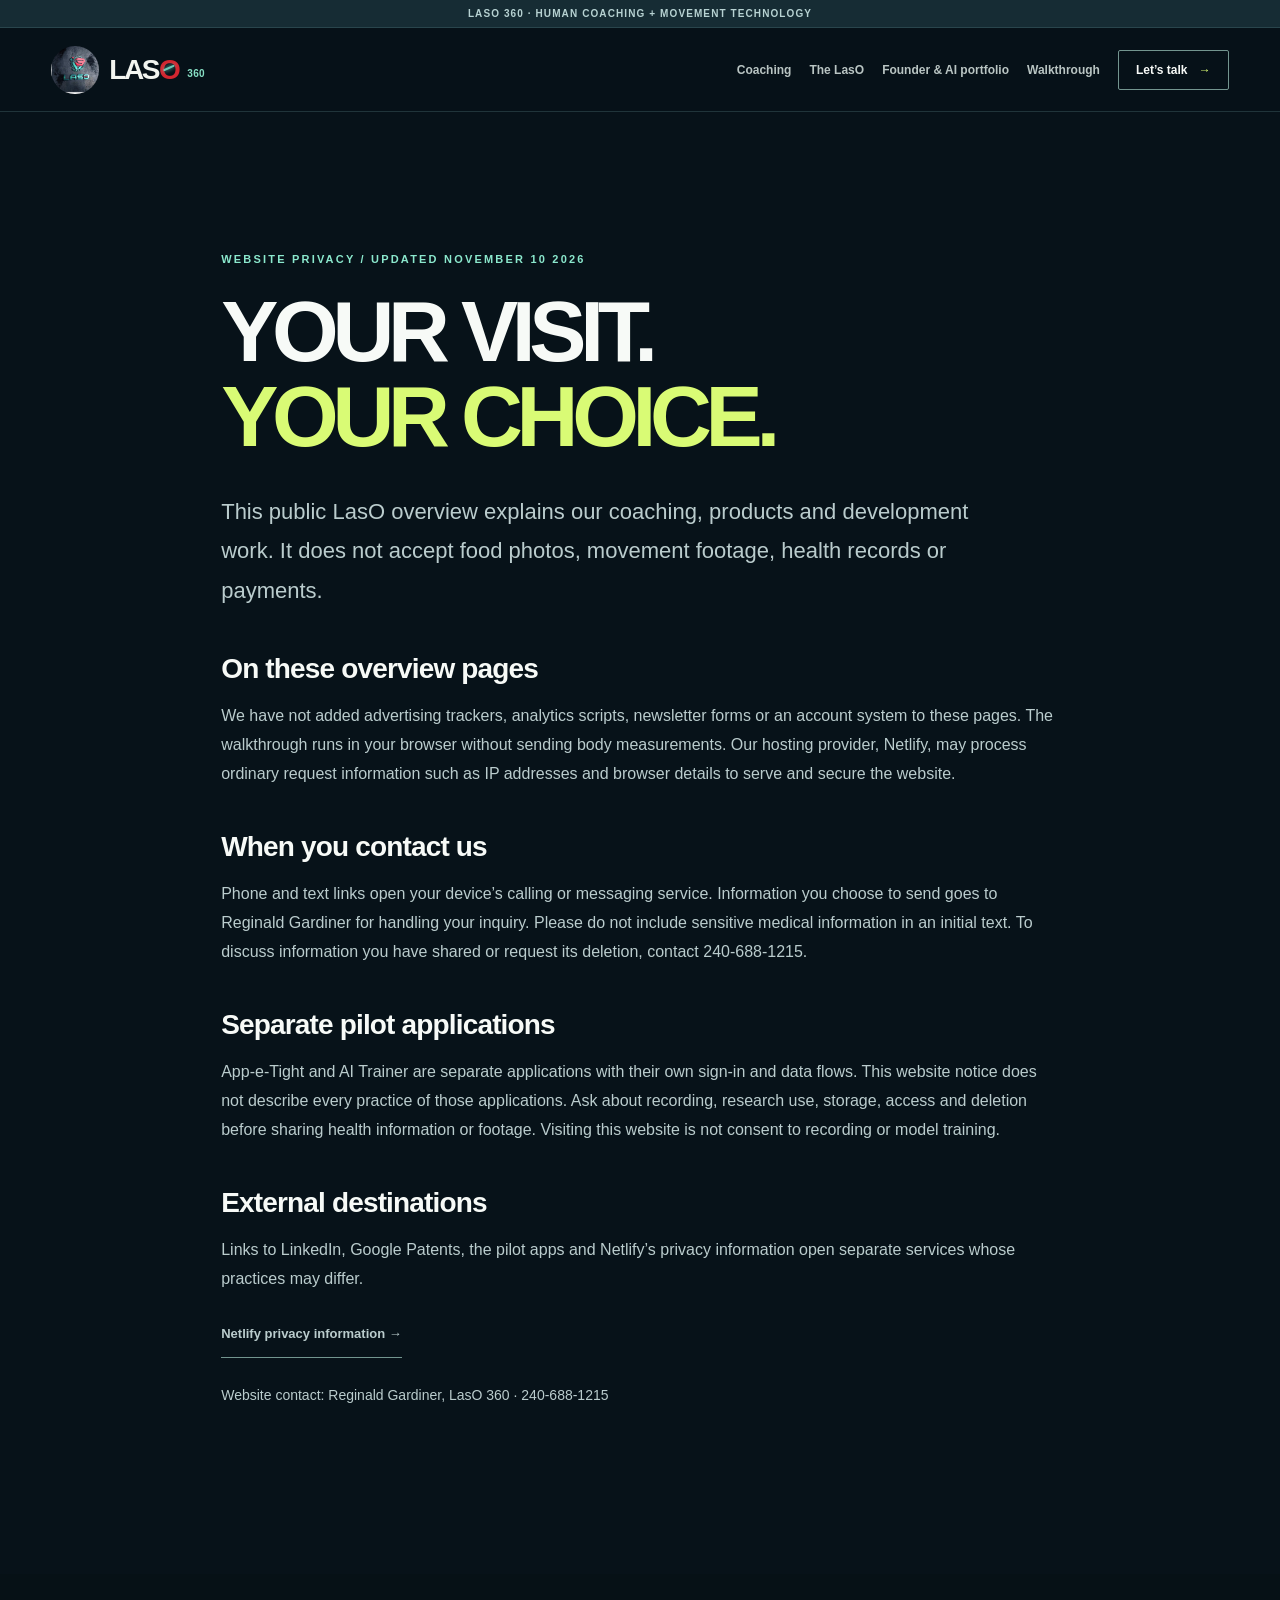
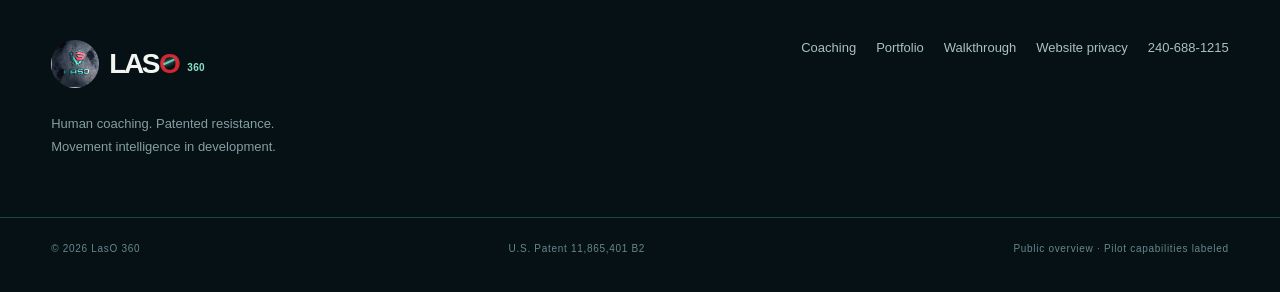
<file: privacy.html>
<!doctype html><html lang="en"><head><meta charset="utf-8"><meta name="viewport" content="width=device-width,initial-scale=1"><meta name="robots" content="noindex,nofollow"><meta name="theme-color" content="#071219"><meta name="description" content="Privacy information for the public LasO 360 overview and portfolio pages."><title>Website Privacy | LasO 360</title><link rel="stylesheet" href="site-preview.css?v=4"><link rel="stylesheet" href="public-site.css?v=1"></head><body><a class="skip" href="#main">Skip to content</a><div class="preview-bar">LASO 360 · HUMAN COACHING + MOVEMENT TECHNOLOGY</div><header class="masthead"><div class="container nav-inner"><a class="brand" href="index.html" aria-label="LasO 360 home"><img class="original-logo" src="laso-original.jpg" width="52" height="52" alt="LasO Team original logo"><span class="brand-wordmark" aria-hidden="true"><span>LAS</span><span class="brand-o">O</span><small>360</small></span></a><button class="menu-toggle" id="menuToggle" aria-controls="primaryNav" aria-expanded="false" aria-label="Open navigation"><span></span><span></span><span></span></button><nav id="primaryNav" class="nav-links" aria-label="Main navigation"><a href="coaching.html">Coaching</a><a href="index.html#system">The LasO</a><a href="portfolio.html">Founder &amp; AI portfolio</a><a href="demo.html">Walkthrough</a><a class="nav-cta" href="coaching.html#contact">Let’s talk <span aria-hidden="true">→</span></a></nav></div></header><main id="main"><section class="section"><div class="container narrow"><div class="section-mark">WEBSITE PRIVACY / UPDATED NOVEMBER 10 2026</div><h1>YOUR VISIT.<br><em>YOUR CHOICE.</em></h1><p class="hero-sub">This public LasO overview explains our coaching, products and development work. It does not accept food photos, movement footage, health records or payments.</p><h2 class="small-heading">On these overview pages</h2><p>We have not added advertising trackers, analytics scripts, newsletter forms or an account system to these pages. The walkthrough runs in your browser without sending body measurements. Our hosting provider, Netlify, may process ordinary request information such as IP addresses and browser details to serve and secure the website.</p><h2 class="small-heading">When you contact us</h2><p>Phone and text links open your device’s calling or messaging service. Information you choose to send goes to Reginald Gardiner for handling your inquiry. Please do not include sensitive medical information in an initial text. To discuss information you have shared or request its deletion, contact 240-688-1215.</p><h2 class="small-heading">Separate pilot applications</h2><p>App-e-Tight and AI Trainer are separate applications with their own sign-in and data flows. This website notice does not describe every practice of those applications. Ask about recording, research use, storage, access and deletion before sharing health information or footage. Visiting this website is not consent to recording or model training.</p><h2 class="small-heading">External destinations</h2><p>Links to LinkedIn, Google Patents, the pilot apps and Netlify’s privacy information open separate services whose practices may differ.</p><p><a class="text-link" href="https://www.netlify.com/privacy/">Netlify privacy information →</a></p><p class="supporting">Website contact: Reginald Gardiner, LasO 360 · <a href="tel:+12406881215">240-688-1215</a></p></div></section></main><footer><div class="container footer-top"><div><a class="brand" href="index.html" aria-label="LasO home"><img class="original-logo" src="laso-original.jpg" width="52" height="52" alt="LasO Team original logo"><span class="brand-wordmark" aria-hidden="true"><span>LAS</span><span class="brand-o">O</span><small>360</small></span></a><p>Human coaching. Patented resistance.<br>Movement intelligence in development.</p></div><div class="footer-right"><a href="coaching.html">Coaching</a><a href="portfolio.html">Portfolio</a><a href="demo.html">Walkthrough</a><a href="privacy.html">Website privacy</a><a href="tel:+12406881215">240-688-1215</a></div></div><div class="container footer-bottom"><span>© <span id="year">2026</span> LasO 360</span><span>U.S. Patent 11,865,401 B2</span><span>Public overview · Pilot capabilities labeled</span></div></footer><script src="site-preview.js?v=2" defer></script><script src="public-site.js?v=1" defer></script></body></html>
</file>
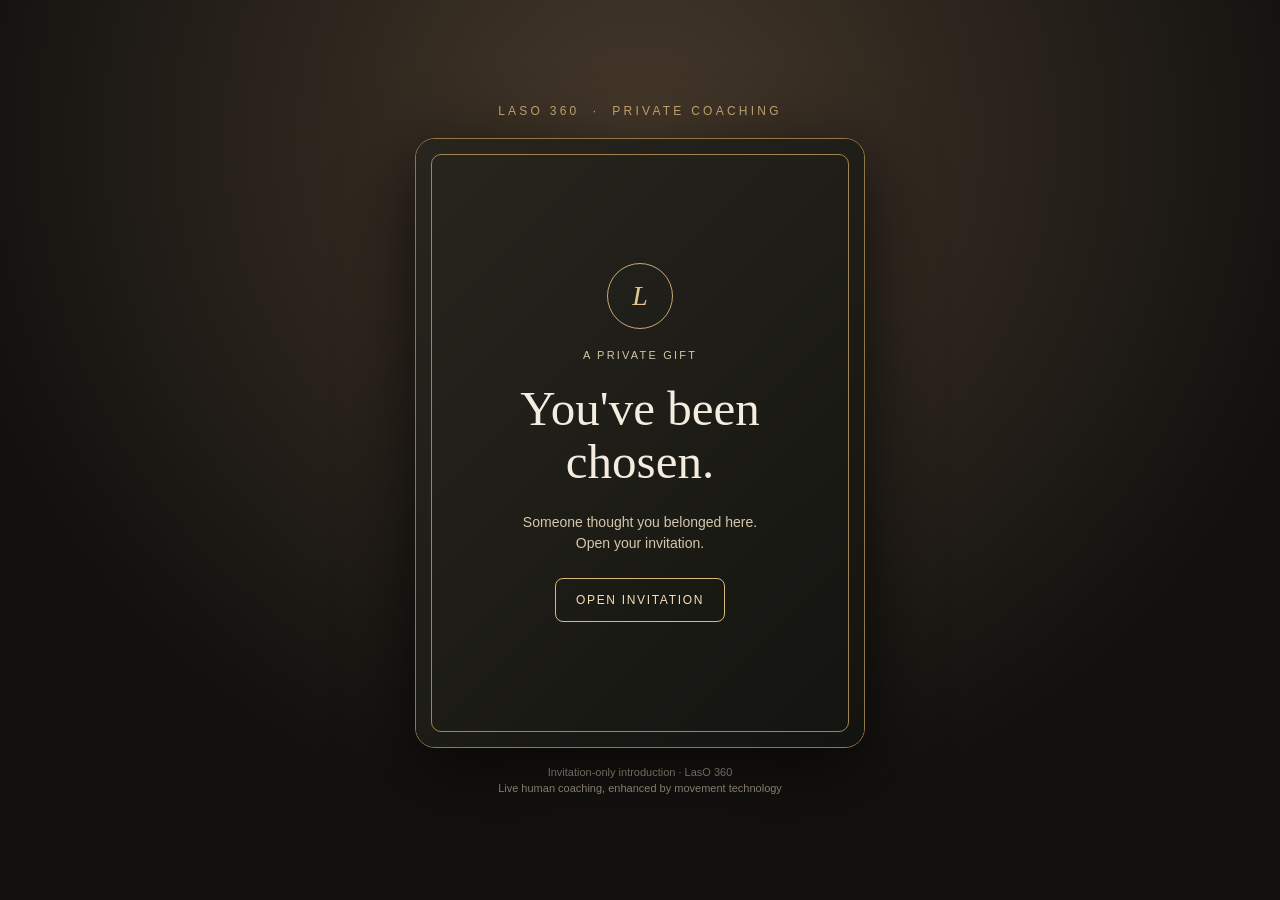
<file: tests/invitation-audio/baseline.html>
<!doctype html><html lang="en"><head><meta charset="utf-8"><meta name="viewport" content="width=device-width,initial-scale=1"><meta name="theme-color" content="#100f0d"><meta name="description" content="A private gift from LasO 360"><title>You've Been Chosen | LasO 360</title><style>
*{box-sizing:border-box}body{margin:0;min-height:100svh;display:grid;place-items:center;padding:16px;background:radial-gradient(circle at 50% 15%,#45382a,#12110f 70%);font:16px Arial,sans-serif;color:#f4eddf}.wrap{width:min(100%,450px)}.brand{text-align:center;font-size:12px;letter-spacing:.27em;color:#caac75;margin:0 0 20px}.card{position:relative;height:610px;isolation:isolate;overflow:hidden;border:1px solid #947746;border-radius:20px;background:radial-gradient(circle at 50% 8%,#282015,#0b0b09 72%);box-shadow:0 20px 75px #000b}.gift,.cover{position:absolute;inset:0;display:flex;flex-direction:column;align-items:center;justify-content:center;text-align:center;padding:32px}.eyebrow{font-size:10px;letter-spacing:.22em;text-transform:uppercase;color:#d2b677}h1{font:normal 43px/1.06 Georgia,serif;margin:21px 0 15px}.rule{height:1px;width:44px;background:#c6a76a;margin:0 0 20px}.copy{font-size:18px;line-height:1.55;color:#eee3cf}.small{font-size:13px;line-height:1.55;color:#beb39d;margin:16px 0 27px}.cta{display:block;background:linear-gradient(#e7ca90,#caa260);border-radius:8px;color:#21180e;text-decoration:none;padding:16px 17px;font-weight:bold;font-size:12px;letter-spacing:.09em;text-transform:uppercase}.number{font-size:12px;color:#b9a57d;margin-top:13px}.cover{z-index:3;background:linear-gradient(135deg,#28251e,#131410);transition:opacity .12s}.cover:before{content:"";position:absolute;inset:15px;border:1px solid #a08454;border-radius:10px;pointer-events:none}.seal{border:1px solid #c7a973;width:66px;height:66px;border-radius:50%;display:grid;place-items:center;font:italic 28px Georgia,serif;color:#e2c78a}.cover h2{font:normal 49px/1.07 Georgia,serif;margin:22px 0}.cover .kicker{font-size:11px;letter-spacing:.2em;color:#d4c6a8;text-transform:uppercase;margin-top:20px}.cover .hint{font-size:14px;line-height:1.5;color:#d4c7ad;margin-top:2px}.open{background:transparent;border:1px solid #d7b97d;color:#f5dfb4;border-radius:8px;padding:14px 20px;text-transform:uppercase;letter-spacing:.14em;font-size:12px;margin-top:24px;cursor:pointer}.card.burning .cover,.card.done .cover{opacity:0;pointer-events:none}.fire{display:none;position:absolute;inset:0;z-index:4;width:100%;height:100%;pointer-events:none}.card.burning .fire{display:block}.foot{text-align:center;color:#a89d87;font-size:11px;line-height:1.5;margin-top:16px}@media(prefers-reduced-motion:reduce){.cover{transition:none}}
</style></head><body><main class="wrap"><div class="brand">LASO 360 &nbsp;·&nbsp; PRIVATE COACHING</div><section class="card" id="card"><div class="gift"><div class="eyebrow">Chosen by a LasO member</div><h1>You've been<br>selected.</h1><div class="rule"></div><div class="copy">A complimentary <strong>one-on-one training invitation</strong> with Reginald Gardiner.</div><div class="small"><strong>Virtual coaching available worldwide.</strong><br>If you're in the Washington, DC, Maryland or Virginia (DMV) area, <strong>in-person training may also be available</strong>, subject to location and scheduling.</div><a class="cta" href="sms:+12406881215?body=Hello%20Reginald%2C%20I%20received%20the%20LasO%20invitation.%20I%20would%20like%20to%20discuss%20a%20training%20session%20(virtual%20or%20DMV%20in-person%20if%20available).">Text Reginald to claim your session</a><div class="number">240-688-1215</div></div><div class="cover"><div class="seal">L</div><div class="kicker">A private gift</div><h2>You've been<br>chosen.</h2><div class="hint">Someone thought you belonged here.<br>Open your invitation.</div><button class="open" id="open">Open invitation</button></div><canvas id="fire" class="fire" aria-hidden="true"></canvas></section><div class="foot">Invitation-only introduction · LasO 360<br>Live human coaching, enhanced by movement technology</div></main>
<script>
(()=>{const card=document.getElementById('card'),btn=document.getElementById('open'),canvas=document.getElementById('fire'),c=canvas.getContext('2d');let w,h,dpr,start=0,holes=[],smoke=[],sparks=[];
const rand=(a,b)=>a+Math.random()*(b-a);
function resize(){const r=card.getBoundingClientRect();w=r.width;h=r.height;dpr=Math.min(2,window.devicePixelRatio||1);canvas.width=Math.round(w*dpr);canvas.height=Math.round(h*dpr);c.setTransform(dpr,0,0,dpr,0,0);}
function cover(){const bg=c.createLinearGradient(0,0,w,h);bg.addColorStop(0,'#2b2821');bg.addColorStop(.7,'#171713');bg.addColorStop(1,'#10110e');c.fillStyle=bg;c.fillRect(0,0,w,h);c.strokeStyle='#806c46';c.lineWidth=1;c.strokeRect(16,16,w-32,h-32);const x=w/2;c.textAlign='center';c.strokeStyle='#bda06a';c.beginPath();c.arc(x,h*.285,33,0,Math.PI*2);c.stroke();c.fillStyle='#e3c994';c.font='italic 28px Georgia';c.fillText('L',x,h*.285+10);c.fillStyle='#ccbc9e';c.font='11px Arial';c.fillText('A  P R I V A T E  G I F T',x,h*.39);c.fillStyle='#f5e9d4';c.font='48px Georgia';c.fillText("You've been",x,h*.49);c.fillText('chosen.',x,h*.58);c.font='14px Arial';c.fillStyle='#d3c4a6';c.fillText('Someone thought you belonged here.',x,h*.67);c.fillText('Open your invitation.',x,h*.705);c.strokeStyle='#c7a66d';c.strokeRect(x-90,h*.76,180,43);c.font='12px Arial';c.fillStyle='#edd8b1';c.fillText('OPEN INVITATION',x,h*.76+27);}
function initialize(){holes=[{x:w*.16,y:h*.18,d:0,s:180},{x:w*.79,y:h*.23,d:430,s:175},{x:w*.5,y:h*.47,d:1150,s:230},{x:w*.22,y:h*.76,d:1900,s:215},{x:w*.86,y:h*.72,d:2500,s:190}];smoke=[];sparks=[];}
function jaggedPath(o,r,offset=0){c.beginPath();for(let i=0;i<=48;i++){const a=i/48*Math.PI*2;const v=1+.09*Math.sin(a*5+o.x*.06)+.065*Math.sin(a*11+o.y*.04)+.045*Math.sin(a*19+o.x*.013);const rr=r*v+offset;const x=o.x+Math.cos(a)*rr,y=o.y+Math.sin(a)*rr;if(!i)c.moveTo(x,y);else c.lineTo(x,y);}c.closePath();}
function makeSmoke(x,y){smoke.push({x,y,dx:rand(-.5,.5),dy:rand(-1.7,-.55),size:rand(10,28),life:rand(50,100),max:100});}
function makeSpark(x,y){sparks.push({x,y,dx:rand(-2,2),dy:rand(-3,-.4),size:rand(.8,2.7),life:rand(22,58)});}
// Optional haptic feedback: Android/other supporting browsers may vibrate; iOS Safari does not support the Vibration API.
function haptic(pattern){try{if(typeof navigator.vibrate==='function')navigator.vibrate(pattern);}catch(e){/* gracefully omit unsupported haptics */}}
// Cinematic lightning storm: independent forks, sharp corners and layered electric glow.
// Six discrete strikes—not a continuous flashing/strobe overlay. Rendered only after the burn.
function stormNoise(seed,n){const v=Math.sin(seed*112.71+n*78.233)*43758.5453;return v-Math.floor(v);}
function stormPath(x0,y0,x1,y1,seed,steps,jag){
 const pts=[];for(let i=0;i<=steps;i++){
   const p=i/steps,offset=(stormNoise(seed,i)-.5)*jag*(.5+.5*Math.sin(Math.PI*p));
   pts.push({x:x0+(x1-x0)*p+offset,y:y0+(y1-y0)*p});
 }
 return pts;
}
function electricStroke(pts,power,width=1){
 c.beginPath();pts.forEach((p,i)=>i?c.lineTo(p.x,p.y):c.moveTo(p.x,p.y));
 c.save();c.lineJoin='miter';c.lineCap='round';
 c.shadowColor='rgba(62,142,255,.9)';c.shadowBlur=30;
 c.strokeStyle='rgba(81,150,255,'+(power*.33)+')';c.lineWidth=width*15;c.stroke();
 c.shadowColor='rgba(168,213,255,.95)';c.shadowBlur=14;
 c.strokeStyle='rgba(169,209,255,'+(power*.77)+')';c.lineWidth=width*5;c.stroke();
 c.shadowBlur=5;c.strokeStyle='rgba(255,255,250,'+power+')';c.lineWidth=width*1.45;c.stroke();
 c.restore();
}
function stormStrike(spec,power){
 const x0=w*spec[0],y0=-8,x1=w*spec[1],y1=h*spec[2],seed=spec[3];
 const main=stormPath(x0,y0,x1,y1,seed,17,w*.33);
 electricStroke(main,power,1.15);
 // Descending veins peel off the trunk and separate into finer forks.
 [4,7,10,13].forEach((idx,k)=>{
   const p=main[idx],side=(k%2?1:-1),length=55+stormNoise(seed,k+32)*95;
   const endX=p.x+side*length,endY=Math.min(h-5,p.y+55+stormNoise(seed,k+40)*100);
   const branch=stormPath(p.x,p.y,endX,endY,seed+3+k,7,w*.1);
   electricStroke(branch,power*.78,.62);
   if(k===1||k===3){
     const forkFrom=branch[3],fork=stormPath(forkFrom.x,forkFrom.y,forkFrom.x+side*(27+length*.34),Math.min(h-5,forkFrom.y+60),seed+20+k,5,w*.045);
     electricStroke(fork,power*.54,.38);
   }
 });
 // Impact halo, fleeting and localized instead of bleaching the entire invitation.
 const impact=c.createRadialGradient(x1,y1,0,x1,y1,85);
 impact.addColorStop(0,'rgba(197,224,255,'+(power*.26)+')');
 impact.addColorStop(1,'rgba(100,146,255,0)');
 c.fillStyle=impact;c.beginPath();c.arc(x1,y1,85,0,Math.PI*2);c.fill();
}
function lightningAt(elapsed){
 // 6 strikes, with a short double hit near the finale.
 const schedule=[
  {time:11070,coords:[.13,.34,.72,8],width:115},
  {time:11620,coords:[.92,.67,.88,14],width:145},
  {time:12250,coords:[.45,.29,.66,21],width:115},
  {time:12880,coords:[.69,.86,.59,33],width:150},
  {time:13600,coords:[.06,.38,.91,46],width:120},
  {time:13920,coords:[.96,.59,.8,52],width:130}
 ];
 let maximum=0;
 for(const hit of schedule){
   const distance=Math.abs(elapsed-hit.time);
   // Quick initial crack, then a subtle 80ms afterglow, no machine-like pulses.
   const power=distance<hit.width?Math.pow(1-distance/hit.width,.58):0;
   if(power>0){stormStrike(hit.coords,power);maximum=Math.max(maximum,power);}
 }
 if(maximum>0){
   c.fillStyle='rgba(200,221,255,'+(maximum*.12)+')';
   c.fillRect(0,0,w,h);
 }
}
let revealBuzzed=false;
function render(now){const elapsed=now-start;if(!revealBuzzed && elapsed>=7450){revealBuzzed=true;haptic([65,50,110]);}c.clearRect(0,0,w,h);if(elapsed<8000){cover();
for(const o of holes){const p=Math.max(0,Math.min(1,(elapsed-o.d)/4300));o.r=o.s*Math.pow(p,.95);}
c.save();c.globalCompositeOperation='destination-out';for(const o of holes)if(o.r>0) {jaggedPath(o,o.r);c.fill();}
if(elapsed>5700){const intensity=Math.min(1,(elapsed-5700)/1850);for(let i=0;i<intensity*160;i++){const x=rand(0,w),y=rand(0,h),r=rand(2,11)*intensity;c.beginPath();c.arc(x,y,r,0,Math.PI*2);c.fill();}}
c.restore();
for(const o of holes){if(o.r<2)continue;
jaggedPath(o,o.r+4);c.strokeStyle='rgba(18,9,3,.83)';c.lineWidth=9;c.stroke();jaggedPath(o,o.r+2);c.strokeStyle='rgba(118,48,14,.85)';c.lineWidth=4;c.stroke();jaggedPath(o,o.r);c.strokeStyle='rgba(255,166,34,.88)';c.lineWidth=2;c.stroke();
if(elapsed<7450){for(let i=0;i<11;i++){const a=Math.PI+i/10*Math.PI,x=o.x+Math.cos(a)*o.r,y=o.y+Math.sin(a)*o.r,fh=rand(15,47),fw=rand(5,12);const grad=c.createLinearGradient(x,y-fh,x,y+5);grad.addColorStop(0,'rgba(245,193,46,0)');grad.addColorStop(.4,'rgba(255,171,24,.76)');grad.addColorStop(.76,'rgba(255,77,0,.88)');grad.addColorStop(1,'rgba(255,50,0,0)');c.beginPath();c.moveTo(x-fw,y+3);c.quadraticCurveTo(x-fw,y-fh*.38,x+rand(-7,7),y-fh);c.quadraticCurveTo(x+fw,y-fh*.4,x+fw,y+3);c.closePath();c.fillStyle=grad;c.fill();}for(let j=0;j<4;j++){const a=rand(0,Math.PI*2),x=o.x+Math.cos(a)*o.r,y=o.y+Math.sin(a)*o.r;if(Math.random()<.7)makeSmoke(x,y);if(Math.random()<.85)makeSpark(x,y);}}}
}
// The paper has burned away; soft smoke and occasional glowing ash now hover above the revealed invitation.
if(elapsed>=7450 && elapsed<10800 && Math.random()<.30){makeSmoke(rand(w*.12,w*.88),rand(h*.6,h*.98));if(Math.random()<.22)makeSpark(rand(w*.16,w*.84),rand(h*.74,h*.97));}
smoke=smoke.filter(p=>p.life>0);for(const p of smoke){p.x+=p.dx;p.y+=p.dy;p.size*=1.006;p.life--;const alpha=Math.min(.2,p.life/350);const g=c.createRadialGradient(p.x,p.y,0,p.x,p.y,p.size);g.addColorStop(0,'rgba(175,162,148,'+alpha+')');g.addColorStop(.5,'rgba(108,101,90,'+alpha*.7+')');g.addColorStop(1,'rgba(56,50,43,0)');c.fillStyle=g;c.beginPath();c.arc(p.x,p.y,p.size,0,Math.PI*2);c.fill();}
sparks=sparks.filter(p=>p.life>0&&p.y>-30);for(const p of sparks){p.x+=p.dx;p.y+=p.dy;p.life--;c.fillStyle='rgba(255,155,30,'+Math.min(1,p.life/20)+')';c.beginPath();c.arc(p.x,p.y,p.size,0,Math.PI*2);c.fill();}
lightningAt(elapsed);
if(elapsed<14800)requestAnimationFrame(render);else{card.classList.remove('burning');card.classList.add('done');}}
btn.addEventListener('click',()=>{if(card.classList.contains('burning')||card.classList.contains('done'))return;btn.disabled=true;haptic([75,45,110]);if(matchMedia('(prefers-reduced-motion: reduce)').matches){card.classList.add('done');return;}resize();initialize();revealBuzzed=false;card.classList.add('burning');start=performance.now();requestAnimationFrame(render);});
})();
</script></body></html>
</file>
<file: site-preview.css>
:root{--bg:#071219;--bg2:#0d2027;--panel:#102830;--line:#24454a;--off:#f3f1e9;--white:#f7faf7;--muted:#9caeb0;--mint:#8be8cd;--lime:#d9fb75;--gold:#e2c787;--max:1320px}
*{box-sizing:border-box}html{scroll-behavior:smooth}body{margin:0;background:var(--bg);color:var(--white);font-family:'DM Sans',sans-serif;font-size:16px;-webkit-font-smoothing:antialiased}a{color:inherit;text-decoration:none}button{font:inherit}button,a{ -webkit-tap-highlight-color:transparent}button:focus-visible,a:focus-visible{outline:3px solid var(--lime);outline-offset:4px}img,svg{max-width:100%;display:block}.container{max-width:var(--max);margin:auto;padding-inline:clamp(22px,4vw,64px)}.skip{position:absolute;left:10px;top:-90px;background:var(--lime);color:#082;z-index:100;padding:12px}.skip:focus{top:12px}.preview-bar{background:#162c34;color:#b7d2d2;border-bottom:1px solid #29454c;text-align:center;padding:8px 10px;letter-spacing:.11em;font-size:10px;font-weight:700}.preview-signal{display:inline-block;background:var(--lime);width:6px;height:6px;border-radius:50%;margin-right:8px}.preview-divider{display:inline-block;width:15px;height:1px;background:#4a7070;margin:0 10px 3px}.masthead{position:sticky;top:0;z-index:20;background:#071219f0;backdrop-filter:blur(20px);border-bottom:1px solid #20343a}.nav-inner{height:83px;display:flex;align-items:center;justify-content:space-between;gap:28px}.brand{display:inline-flex;align-items:center;gap:12px;min-width:max-content}.brand-emblem{display:flex;align-items:center;justify-content:center;font-family:'Manrope';font-size:27px;font-weight:800;color:var(--lime);letter-spacing:-.15em;width:46px;height:46px;border:1px solid #639c81;border-radius:50%;padding-right:5px}.brand-ring{color:#f5f5ea}.brand-text{font-size:22px;font-family:'Manrope';letter-spacing:.05em;font-weight:800}.brand-text small{font-size:11px;color:var(--lime);vertical-align:top}.nav-links{display:flex;align-items:center;gap:clamp(13px,1.6vw,28px);font-size:12px;font-weight:700}.nav-links>a:not(.nav-cta){color:#b9c5c3;transition:color .2s}.nav-links>a:hover{color:#fff}.nav-cta{border:1px solid #73958f;padding:12px 17px;border-radius:2px}.nav-cta span{color:var(--lime);padding-left:8px}.menu-toggle{display:none}.hero{overflow:hidden;position:relative;background:radial-gradient(ellipse 60% 80% at 66% 45%,#133b3c9c,transparent 70%),var(--bg)}.hero-grid{display:grid;grid-template-columns:minmax(0,1fr) minmax(0,.92fr);align-items:center;min-height:690px;padding-block:80px 64px;gap:clamp(32px,4vw,80px)}.eyebrow,.section-mark,.small-label,.mini-label,.micro,.method-num,.audience-index,.audience-status{font-size:11px;letter-spacing:.2em;font-weight:800}.eyebrow,.section-mark{color:var(--mint)}.eyebrow{display:flex;gap:12px;align-items:center;margin-bottom:35px}.eyebrow .line{width:36px;height:1px;background:var(--lime)}h1,h2,h3,p{margin-top:0}h1,h2{font-family:'Manrope',sans-serif;letter-spacing:-.074em;font-weight:800;line-height:.99}h1{font-size:clamp(58px,6.7vw,105px);margin:0 0 33px}h1 em,h2 em{font-style:normal;color:var(--lime)}.hero-sub{color:#c2ceca;font-size:clamp(17px,1.75vw,22px);line-height:1.55;max-width:550px}.hero-cta{display:flex;align-items:center;gap:25px;flex-wrap:wrap;margin-top:38px}.btn{padding:16px 22px;font-weight:800;display:inline-flex;align-items:center;justify-content:space-between;gap:25px;font-size:13px;min-height:55px}.btn-primary{background:var(--lime);color:#092126}.btn:hover{filter:brightness(1.1)}.text-link{display:inline-flex;gap:18px;align-items:center;border-bottom:1px solid #72958f;padding:12px 0;font-weight:700;font-size:13px}.text-link span{color:var(--lime)}.patent-pill{display:flex;gap:13px;align-items:center;flex-wrap:wrap;font-size:10px;letter-spacing:.1em;color:#8baaa9;margin-top:65px;font-weight:700}.patent-pill .dot,.status-dot,.green-light{width:7px;height:7px;background:var(--lime);border-radius:50%;display:inline-block}.patent-pill .vertical{height:13px;width:1px;background:#356062}.hero-media{position:relative;max-width:600px}.hero-media-frame{position:relative;z-index:2;height:min(570px,69vw);min-height:460px;overflow:hidden;background:#142b32;border:1px solid #2d5a5a}.hero-media-frame>img{height:100%;width:100%;object-fit:cover;object-position:center 32%}.media-shade{pointer-events:none;position:absolute;inset:0;background:linear-gradient(180deg,transparent 45%,#071219ce)}.photo-caption{position:absolute;bottom:19px;left:24px;right:24px;display:flex;gap:10px;justify-content:space-between;font-size:10px;font-weight:800;letter-spacing:.13em;color:#ecf3e8}.photo-caption span{color:#bbcfcb}.orbit{position:absolute;z-index:1;border:1px solid #7ee8c059;border-radius:50%;width:120%;height:80%;top:10%;left:-10%;transform:rotate(-22deg)}.orbit-b{transform:rotate(25deg);width:110%;left:-5%;border-color:#d9fb754d}.corner-tag{position:absolute;right:-21px;top:30px;z-index:3;background:var(--lime);padding:18px;color:#122820;font-size:11px;font-weight:800;letter-spacing:.11em;line-height:1.5}.corner-tag span{font-size:22px;padding-left:20px}.hero-bottom{display:flex;gap:20px;justify-content:space-between;border-top:1px solid #26444b;color:#709396;font-size:10px;letter-spacing:.15em;padding-block:20px 24px;font-weight:800}.scroll-note{color:var(--lime)}.statement{background:var(--lime);color:#061f20;padding:110px 0 94px}.statement .section-mark{color:#42734a}.statement p{font-family:'Manrope';font-weight:700;letter-spacing:-.045em;font-size:clamp(30px,4.1vw,60px);line-height:1.22;max-width:1100px;margin:30px 0 62px}.statement i{font-style:normal;color:#4c7664}.statement strong{font-weight:800}.statement-foot{display:flex;flex-wrap:wrap;gap:19px;font-weight:800;font-size:11px;letter-spacing:.12em;color:#436959}.statement-foot .separator{color:#114137}.section{padding:clamp(80px,11vw,150px) 0}.section-top{display:flex;justify-content:space-between;align-items:end;gap:40px;margin-bottom:52px}.section-mark{margin-bottom:24px}.section-top h2,.story-grid h2,.access-wrap h2{font-size:clamp(49px,5.7vw,83px);margin:0}.section-lead{max-width:390px;font-size:16px;line-height:1.8;color:#9fb6b4;margin:0 0 8px}.system-section{background:#0b1b23}.system-grid{display:grid;grid-template-columns:1fr .85fr;gap:30px}.feature-photo{min-height:540px;position:relative;overflow:hidden;border:1px solid #24424b;background:radial-gradient(circle at 51% 44%,#1c4c4a,#0c252e 55%,#0a1820)}.waist-illustration{height:380px;position:absolute;left:0;right:0;top:35px;display:grid;place-items:center;opacity:.88}.waist-illustration svg{height:100%}.photo-overlay{position:absolute;z-index:2;left:32px;right:32px;bottom:30px}.mini-label{color:var(--lime)}.photo-overlay h3{font-size:31px;letter-spacing:-.045em;max-width:410px;margin:14px 0}.photo-overlay p{font-size:15px;line-height:1.65;color:#c6d7d0;max-width:440px}.micro{font-size:9px;color:#90b5a3}.system-details{display:grid;grid-template-rows:repeat(3,1fr) 1.05fr}.numbered{display:grid;grid-template-columns:54px 1fr;gap:15px;padding:25px 0;border-bottom:1px solid #28424b}.numbered>span{color:var(--lime);font-size:15px;font-weight:800}.numbered h3,.research-item h3{font-size:21px;letter-spacing:-.035em;margin-bottom:8px}.numbered p,.research-item p{color:#a3b7b9;line-height:1.65;margin:0;font-size:14px}.patent-card{margin-top:28px;padding:25px;background:#142e32;border:1px solid #36504d}.patent-card .small-label{color:#8fb4aa;display:block;margin-bottom:14px}.patent-card strong{font-family:'Manrope';font-size:35px;letter-spacing:-.05em}.patent-card p{margin:7px 0 0;color:#94acaa;font-size:13px}.intelligence-section{background:#091820}.intelligence-stage{display:grid;grid-template-columns:1fr 1fr;border:1px solid #33565c;min-height:540px;background:#10282f}.stage-visual{position:relative;overflow:hidden;display:grid;place-items:center;background:radial-gradient(circle at 50% 53%,#1a5551,#10313a 60%,#0a252f)}.stage-grid{position:absolute;inset:0;background:linear-gradient(#8dbba414 1px,transparent 1px),linear-gradient(90deg,#8dbba414 1px,transparent 1px);background-size:42px 42px;mask-image:linear-gradient(to bottom,transparent,#000 30%,#000 80%,transparent)}.body-visual{height:455px;z-index:1}.body-visual svg{height:100%}.viz-tag{position:absolute;z-index:2;color:#c4e6d8;font-size:10px;letter-spacing:.13em;font-weight:800}.top-tag{left:25px;top:22px}.bottom-tag{left:25px;bottom:25px}.bottom-tag small{display:block;font-weight:500;color:#9dbdb8;padding-top:6px}.stage-content{display:flex;flex-direction:column;padding:clamp(25px,4vw,56px)}.stage-heading{font-size:31px;letter-spacing:-.045em;font-weight:800;max-width:350px}.tablist{display:flex;flex-wrap:wrap;margin-top:36px;gap:8px;border-bottom:1px solid #35525b;padding-bottom:12px}.tab{border:0;background:transparent;color:#8ea8ac;font-weight:800;font-size:10px;letter-spacing:.08em;padding:12px 8px;cursor:pointer}.tab.active{background:var(--lime);color:#132d2b}.topic-pane{padding-top:35px;min-height:175px}.topic-pane h3{font-size:28px;letter-spacing:-.04em}.topic-pane p{font-size:16px;color:#abc6c5;line-height:1.75;max-width:420px}.topic-note{margin-top:18px;color:var(--lime);font-size:10px;letter-spacing:.13em;font-weight:800}.stage-foot{margin-top:auto;border-top:1px solid #35525b;display:flex;align-items:center;justify-content:space-between;padding-top:24px}.stage-foot .small-label{display:block;color:#75979a;margin-bottom:8px}.stage-foot strong{font-size:13px}.arrow-link{display:grid;place-items:center;width:45px;height:45px;border:1px solid #648985;color:var(--lime);font-size:24px}.method-grid{display:grid;grid-template-columns:repeat(3,1fr);gap:20px;margin-top:22px}.method-grid article{padding:28px;background:#10272f;border-top:2px solid #8cdcbc}.method-num{color:#a6cab8}.method-grid h3{font-size:22px;letter-spacing:-.035em;margin-top:32px}.method-grid p{color:#99b0b4;line-height:1.7;font-size:14px}.research-section{background:#e9ece5;color:#0d2c30}.research-section .section-mark{color:#48836b}.research-section .section-lead{color:#557074}.research-section h2 em{color:#369078}.research-grid{display:grid;grid-template-columns:1fr 1fr;gap:clamp(50px,7vw,130px);margin-top:65px}.big-quote{font-family:'Manrope';font-size:clamp(28px,3.1vw,44px);font-weight:800;letter-spacing:-.045em;line-height:1.28}.research-status{display:flex;align-items:center;gap:9px;color:#2d7970;font-size:10px;font-weight:800;letter-spacing:.14em;margin-top:38px}.research-status .status-dot{background:#36b484}.research-item{display:grid;grid-template-columns:40px 1fr;gap:20px;padding:18px 0;border-bottom:1px solid #c5d3cc}.research-item>span{color:#4e8574;font-weight:800}.research-item p{color:#506c6d}.research-footnote{margin-top:55px;padding:24px;border:1px solid #bdcac7;font-size:13px;line-height:1.7;color:#506a69}.research-footnote strong{color:#143e40}.applications-section{background:#0b1b23}.audience-grid{display:grid;grid-template-columns:repeat(3,1fr);gap:16px}.audience-grid article{position:relative;background:#122c32;min-height:310px;padding:28px;display:flex;flex-direction:column;align-items:flex-start;border:1px solid #23444a;transition:transform .2s,border-color .2s}.audience-grid article:hover{transform:translateY(-5px);border-color:#78b6aa}.audience-index{color:#83d8bd}.audience-mark{position:absolute;right:27px;top:27px;color:var(--lime);font-size:25px}.audience-grid h3{font-family:'Manrope';font-size:29px;letter-spacing:-.05em;margin:65px 0 13px}.audience-grid p{color:#a8bcc0;font-size:14px;line-height:1.7}.audience-status{color:#9ab8ab;margin-top:auto}.story-section{background:radial-gradient(ellipse at 100% 20%,#1c4145,#091920 65%)}.story-grid{display:grid;grid-template-columns:1fr .8fr;gap:70px;align-items:center}.story-copy>p{color:#b0c6c4;font-size:18px;line-height:1.8}.story-seal{padding:20px 0;margin:25px 0 18px;border-block:1px solid #2a4d50;color:var(--lime);font-size:10px;letter-spacing:.12em;font-weight:800}.seal-divider{width:1px;height:15px;background:#426866;display:inline-block;vertical-align:middle;margin:0 16px}.access-section{background:var(--lime);color:#102824}.access-wrap{text-align:center}.access-wrap .section-mark{color:#507b58}.access-wrap h2 em{color:#477b64}.access-wrap>p{color:#4b695b;max-width:650px;margin:30px auto 44px;line-height:1.7;font-size:18px}.access-cards{display:grid;grid-template-columns:repeat(3,1fr);gap:12px;text-align:left}.access-cards a{min-height:185px;padding:23px;background:#0a2326;color:#f3f6ef;display:flex;flex-direction:column;transition:transform .2s}.access-cards a:hover{transform:translateY(-4px)}.access-cards span{font-size:10px;letter-spacing:.15em;color:#9edcc7;font-weight:800}.access-cards strong{font-size:20px;margin-top:25px;letter-spacing:-.03em}.access-cards i{align-self:end;margin-top:auto;font-size:25px;color:var(--lime);font-style:normal}.access-wrap .access-fine{font-size:12px;line-height:1.6;color:#617d65;margin-top:25px}footer{background:#061116}.footer-top{display:flex;justify-content:space-between;gap:40px;padding-block:66px 45px}.footer-top p{font-size:13px;color:#849fa2;line-height:1.8;margin-top:20px}.footer-right{display:flex;flex-wrap:wrap;gap:20px;align-items:start;color:#aac1bc;font-size:13px}.footer-right a:hover{color:var(--lime)}.footer-bottom{border-top:1px solid #244047;padding-block:25px 38px;display:flex;justify-content:space-between;gap:20px;flex-wrap:wrap;color:#66888d;font-size:10px;letter-spacing:.07em}
@media(max-width:1100px){.nav-links{gap:12px}.nav-links a{font-size:11px}.hero-grid{grid-template-columns:1fr .87fr;gap:25px}h1{font-size:clamp(50px,6.4vw,85px)}.hero-bottom{font-size:9px}.photo-caption span{display:none}}
@media(max-width:860px){.nav-inner{height:70px}.menu-toggle{display:grid;gap:5px;padding:10px;border:1px solid #486d67;background:transparent;cursor:pointer}.menu-toggle span{width:22px;height:2px;background:var(--mint)}.nav-links{display:none;position:absolute;top:70px;left:0;right:0;background:#0a2027;padding:23px;flex-direction:column;align-items:stretch;border-bottom:1px solid #31585b;gap:0}.nav-links.open{display:flex}.nav-links a{padding:14px;font-size:14px!important}.nav-cta{text-align:center}.hero-grid{grid-template-columns:1fr;min-height:unset}.hero-media{max-width:650px;margin:auto;width:100%}.hero-media-frame{height:560px}.hero-bottom span:nth-child(2),.hero-bottom span:nth-child(3){display:none}.section-top{display:block}.section-lead{margin-top:30px;max-width:650px}.system-grid,.intelligence-stage,.research-grid,.story-grid{grid-template-columns:1fr}.stage-visual{min-height:470px}.method-grid,.audience-grid{grid-template-columns:repeat(2,1fr)}.research-grid{gap:30px}.research-left{max-width:700px}.access-cards{grid-template-columns:1fr}.access-cards a{min-height:140px}.footer-top{flex-direction:column}.story-grid{gap:35px}}
@media(max-width:580px){.container{padding-inline:20px}.hero-grid{padding-top:62px;gap:38px}.hero h1{font-size:clamp(48px,11.5vw,71px)}.hero-sub{font-size:17px}.hero-cta{flex-direction:column;align-items:stretch}.hero-cta .btn{text-align:center}.patent-pill{margin-top:42px}.hero-media-frame{height:490px;min-height:unset}.corner-tag{right:0}.hero-bottom{font-size:9px}.statement{padding:80px 0}.statement p{font-size:clamp(30px,8vw,42px)}.statement-foot{gap:9px;font-size:9px}.section{padding:85px 0}.section-top h2,.story-grid h2,.access-wrap h2{font-size:clamp(46px,11vw,67px)}.system-grid{gap:0}.feature-photo{min-height:570px}.photo-overlay{left:20px;right:20px;bottom:22px}.waist-illustration{height:310px;top:65px}.numbered{grid-template-columns:32px 1fr}.stage-visual{min-height:380px}.body-visual{height:340px}.stage-content{padding:25px}.method-grid,.audience-grid{grid-template-columns:1fr}.method-grid article{min-height:200px}.research-footnote{margin-top:35px}.access-wrap>p{font-size:16px}.footer-right{display:grid;grid-template-columns:1fr 1fr}.hero-bottom .scroll-note{display:none}}
@media(prefers-reduced-motion:reduce){html{scroll-behavior:auto}*,*:before,*:after{transition:none!important;animation:none!important}}


/* 2026 branded anatomical mesh preview */
.brand-wordmark{display:inline-flex;align-items:baseline;position:relative;font-family:'Manrope','DM Sans',sans-serif;font-size:28px;font-weight:800;line-height:1;letter-spacing:-.085em;color:#f2f5f0;text-transform:uppercase;white-space:nowrap;isolation:isolate}
.brand-o{color:#d22630;display:inline-block;letter-spacing:-.06em;position:relative;margin-left:1px}
.brand-o::after{content:"";position:absolute;left:21%;right:20%;top:41%;height:2px;background:#79dfc8;transform:rotate(-24deg);border-radius:4px;box-shadow:0 0 4px #85ebd7;opacity:.9}
.brand-wordmark small{font-size:10px;letter-spacing:.04em;color:#87dfc4;margin-left:8px;transform:translateY(-2px)}
.footer-brand .brand-wordmark{font-size:36px}
.anatomical-mesh{height:min(555px,62vw);width:100%;position:relative;display:flex;align-items:center;justify-content:center;z-index:1}
.anatomical-mesh img{display:block;width:auto;height:100%;max-width:100%;object-fit:contain;filter:drop-shadow(0 0 15px rgba(79,213,193,.15));transition:filter .4s ease,transform .7s ease}
.stage-visual:hover .anatomical-mesh img{filter:drop-shadow(0 0 24px rgba(118,231,199,.27));transform:scale(1.025)}
.stage-visual{isolation:isolate;background:radial-gradient(ellipse 80% 70% at 50% 42%,#173f43,#10313a 57%,#0a252f)}
.stage-visual::after{content:"";pointer-events:none;position:absolute;inset:0;border:1px solid rgba(143,231,209,.12);background:linear-gradient(180deg,rgba(193,244,227,.02),transparent 20%,rgba(17,61,66,.1))}
.viz-tag{z-index:3}
@media(max-width:860px){.anatomical-mesh{height:455px}.stage-visual{min-height:475px}}
@media(max-width:580px){.brand-wordmark{font-size:23px}.brand-wordmark small{font-size:9px}.anatomical-mesh{height:366px}.stage-visual{min-height:390px}.viz-tag{font-size:9px}.top-tag{top:13px;left:14px}.bottom-tag{left:14px;bottom:12px}}
@media(prefers-reduced-motion:reduce){.stage-visual:hover .anatomical-mesh img{transform:none}}
</file>
<file: public-site.css>
body{font-family:Arial,Helvetica,sans-serif}h1,h2,.brand-wordmark,.big-quote{font-family:Arial,Helvetica,sans-serif}.original-logo{width:48px;height:48px;object-fit:cover;border-radius:50%;flex-shrink:0}.nav-inner{gap:18px}.brand{gap:10px}.nav-links{gap:18px}.nav-links>a{font-size:12px}.portfolio-hero{background:radial-gradient(ellipse at 80% 10%,#1b4b48,transparent 62%)}.portfolio-hero h1{font-size:clamp(47px,6.2vw,88px);line-height:1.06;max-width:1120px;letter-spacing:-.055em}.evidence-strip{display:flex;gap:30px;flex-wrap:wrap;border-top:1px solid var(--line);padding-top:24px;margin-top:48px;color:var(--mint);font-size:13px;font-weight:700}.portfolio-cases{display:grid;gap:24px}.case{border-top:1px solid #456168;padding:34px 0 18px;max-width:1040px}.case-top{display:flex;justify-content:space-between;align-items:center;gap:18px;flex-wrap:wrap;color:var(--mint);font-size:12px;letter-spacing:.08em}.badge{display:inline-block;border:1px solid #6b998a;border-radius:30px;padding:7px 12px;color:#a6e1cb;font-size:11px;font-weight:700;letter-spacing:.025em}.case h3{font-size:34px;letter-spacing:-.04em;margin:24px 0 20px}.case p{color:#c3d0d0;line-height:1.8;max-width:900px}.case p strong{color:#f7faf7}.case-limit{color:#96b7b3!important;font-size:14px}.capability-grid{display:grid;grid-template-columns:repeat(2,minmax(0,1fr));gap:38px 65px;margin-top:48px}.capability-grid h3{font-size:25px;letter-spacing:-.03em;margin:15px 0}.capability-grid p{line-height:1.8;color:#a8c0bf}.research-section .capability-grid p{color:#486568}.research-section .badge{color:#246451;border-color:#5e927a}.narrow{max-width:940px}.narrow>p{line-height:1.8;color:#bacccd}.small-heading{font-size:28px;line-height:1.2;letter-spacing:-.03em;margin:42px 0 16px}.coaching-grid{display:grid;grid-template-columns:1.15fr .85fr;gap:65px;align-items:center}.coaching-grid h1{font-size:clamp(58px,7vw,100px);line-height:1.01}.coaching-art{position:relative;text-align:center;background:radial-gradient(ellipse,#174c4e,transparent 70%);padding:20px}.coaching-art img{height:460px;width:100%;object-fit:contain}.coaching-art span{color:var(--mint);letter-spacing:.15em;font-size:11px}.supporting{color:#9eb8b8;font-size:14px;line-height:1.8;max-width:640px;margin:25px 0}.step-num{font-size:14px;color:#388672;font-weight:bold}.inquiry-note{border-left:1px solid #416367;padding-left:35px;line-height:1.8;color:#b5c9c8}.inquiry-note h3{color:#fff;font-size:28px}.inquiry-note li{margin-bottom:12px}.btn-dark{background:#0c2b2f;color:#fff;margin-top:24px}.walkthrough{display:grid;grid-template-columns:.9fr 1.1fr;border:1px solid #38575e;margin-top:55px;background:#10262e}.walk-visual{position:relative;background:radial-gradient(ellipse,#1b5755,#102831);display:grid;place-items:center;min-height:540px}.walk-visual img{height:460px;width:100%;object-fit:contain;transition:opacity .2s}.walk-visual.mesh-hidden img{opacity:0}.demo-disclosure{position:absolute;bottom:20px;left:20px;font-size:10px;color:#a7d5c5;letter-spacing:.12em}.walk-copy{padding:42px}.demo-controls{display:flex;gap:8px;flex-wrap:wrap;margin-bottom:35px}.demo-controls button{border:1px solid #5b8182;background:transparent;color:#bdcfcc;padding:12px;font-weight:bold;cursor:pointer;min-height:44px}.demo-controls button[aria-pressed=true]{background:var(--lime);color:#102824;border-color:var(--lime)}#walk-panel{min-height:290px}#walk-panel h2{font-size:clamp(30px,3.3vw,46px);line-height:1.12;letter-spacing:-.04em;margin:24px 0}#walk-panel p{line-height:1.8;color:#b7ccca}.mesh-toggle{display:flex;align-items:center;gap:12px;margin:20px 0;font-size:14px;min-height:44px}.mesh-toggle input{width:20px;height:20px;accent-color:var(--lime)}.food-steps{display:grid;grid-template-columns:repeat(3,minmax(0,1fr));gap:36px;margin-top:45px}.food-steps span{color:#378068;font-size:14px;font-weight:bold}.food-steps h3{font-size:25px;letter-spacing:-.03em;margin:18px 0}.food-steps p{line-height:1.8;color:#4d6968}.hero-sub{max-width:780px}.section{scroll-margin-top:90px}.case-limit,.supporting,.access-fine{overflow-wrap:anywhere}@media(max-width:1100px){.nav-links{gap:10px}.nav-links>a{font-size:11px}.brand-wordmark{font-size:24px}}@media(max-width:860px){.coaching-grid,.walkthrough{grid-template-columns:1fr}.coaching-grid{gap:35px}.coaching-art img{height:360px}.coaching-art{max-height:410px}.walk-visual{min-height:430px}.walk-visual img{height:380px}.walk-copy{padding:30px}.food-steps{grid-template-columns:1fr}.nav-links{gap:0}.nav-inner{height:78px}.nav-links{top:78px}.original-logo{width:42px;height:42px}}@media(max-width:580px){.capability-grid{grid-template-columns:1fr;gap:20px}.coaching-art img{height:330px}.case h3{font-size:29px}.walk-copy{padding:23px}.evidence-strip{gap:16px}.inquiry-note{padding-left:20px}.hero-sub{font-size:18px}.footer-right{gap:22px}.portfolio-hero h1{font-size:clamp(42px,10vw,59px)}.demo-controls button{font-size:12px;padding:11px 8px}.brand-wordmark{font-size:24px}.original-logo{width:40px;height:40px}.hero-media-frame{height:420px}}@media(prefers-reduced-motion:reduce){.walk-visual img{transition:none}}
</file>
